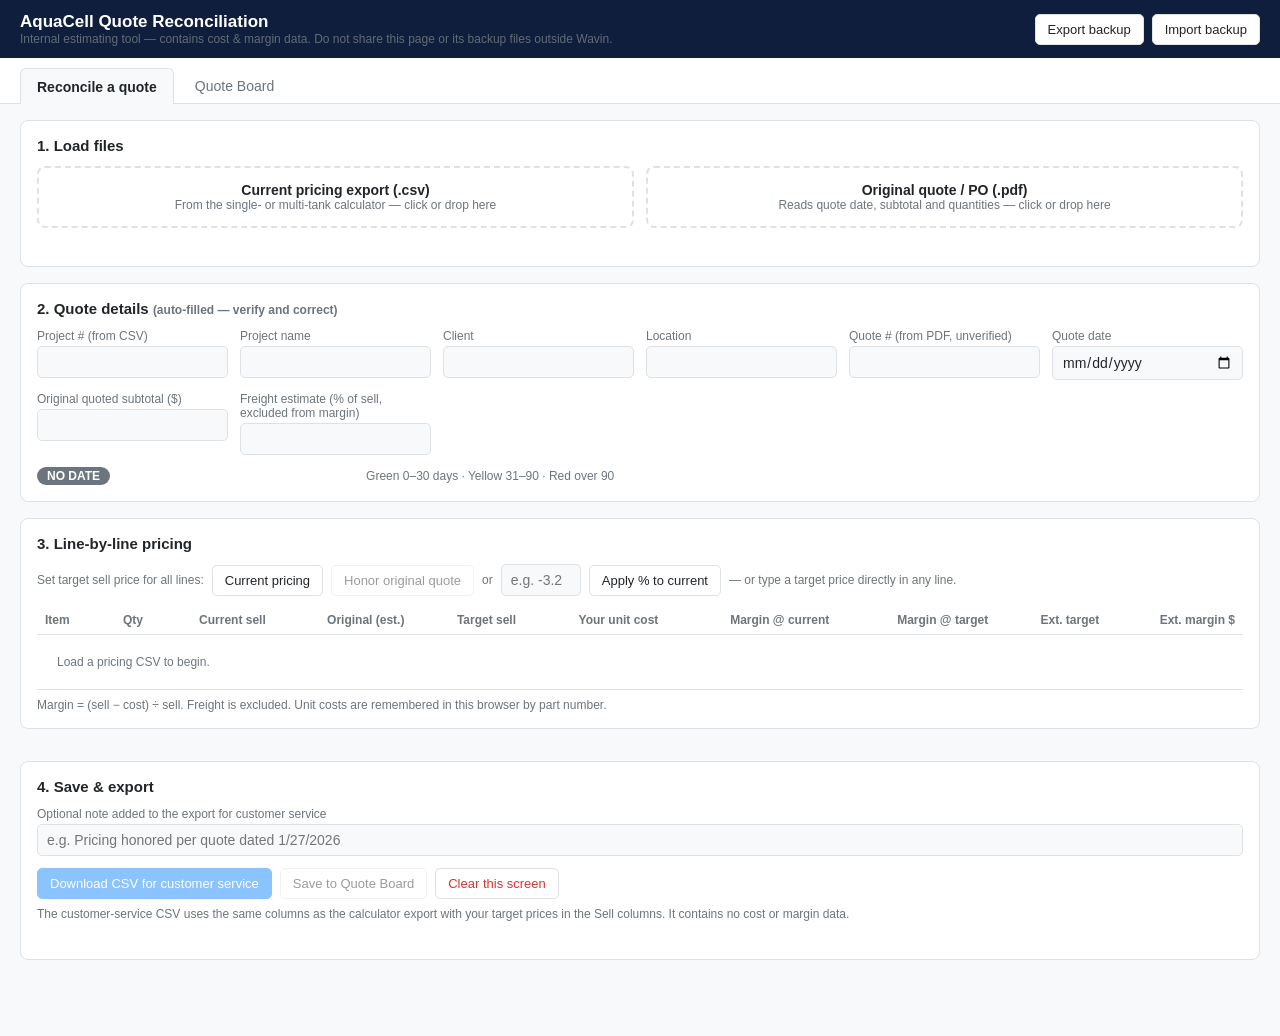
<file: standalone_tools/quote_reconciliation.html>
<!DOCTYPE html>
<html lang="en">
<head>
<meta charset="UTF-8">
<meta name="viewport" content="width=device-width, initial-scale=1">
<title>AquaCell Quote Reconciliation</title>
<style>
:root{
  --bg:#f8f9fa; --card:#ffffff; --text:#212529; --muted:#6c757d; --accent:#007bff;
  --border:#dee2e6; --hl:#e7f3ff; --g:#2e9e5b; --y:#e0a800; --r:#d6362f;
  --warn-bg:#fff6dc; --warn-bd:#e8c766; --bad-bg:#fde8e7; --bad-bd:#e69a96; --info-bg:#eaf2fb; --info-bd:#a9c8ec;
  --navy:#0f1e3c;
}
@media (prefers-color-scheme: dark){
  :root{
    --bg:#0f172a; --card:#1e2937; --text:#e2e8f0; --muted:#94a3b8; --accent:#60a5fa;
    --border:#334155; --hl:#1e3a8a; --g:#3ec47c; --y:#f0bc2a; --r:#f0625b;
    --warn-bg:#3a3014; --warn-bd:#7a6420; --bad-bg:#43201f; --bad-bd:#8a3a37; --info-bg:#172a46; --info-bd:#2f5385;
  }
}
*{box-sizing:border-box}
body{margin:0;font-family:Arial,Helvetica,sans-serif;background:var(--bg);color:var(--text);font-size:14px}
.topbar{background:var(--navy);color:#fff;padding:12px 20px;display:flex;flex-wrap:wrap;gap:12px;align-items:center;justify-content:space-between}
.topbar h1{font-size:17px;margin:0;font-weight:600}
.topbar .sub{font-size:12px;opacity:.9}
.tabs{display:flex;gap:4px;padding:10px 20px 0;border-bottom:1px solid var(--border);background:var(--card);flex-wrap:wrap}
.tab{border:1px solid transparent;border-bottom:none;background:none;color:var(--muted);padding:9px 16px;cursor:pointer;font-size:14px;border-radius:6px 6px 0 0}
.tab[aria-selected="true"]{background:var(--bg);color:var(--text);border-color:var(--border);font-weight:600;margin-bottom:-1px}
main{max-width:1280px;margin:0 auto;padding:16px 20px 60px}
.card{background:var(--card);border:1px solid var(--border);border-radius:8px;padding:16px;margin-bottom:16px}
.card h2{font-size:15px;margin:0 0 12px}
.grid{display:grid;gap:12px}
.g2{grid-template-columns:repeat(auto-fit,minmax(300px,1fr))}
.g4{grid-template-columns:repeat(auto-fit,minmax(190px,1fr))}
label.f{display:block;font-size:12px;color:var(--muted);margin-bottom:3px}
input[type=text],input[type=date],select,textarea{width:100%;padding:7px 9px;border:1px solid var(--border);border-radius:5px;background:var(--bg);color:var(--text);font-size:14px;font-family:inherit}
input.in{text-align:right;width:92px;padding:5px 7px}
input.est{font-style:italic;border-style:dashed}
input.bad{border-color:var(--r)}
button,.btn{font-family:inherit;font-size:13px;border:1px solid var(--border);background:var(--card);color:var(--text);padding:7px 12px;border-radius:5px;cursor:pointer}
button:hover,.btn:hover{border-color:var(--accent)}
button.primary{background:var(--accent);border-color:var(--accent);color:#fff}
button.danger{color:var(--r)}
button:disabled{opacity:.45;cursor:not-allowed}
button.on{background:var(--hl);border-color:var(--accent);font-weight:600}
.drop{border:2px dashed var(--border);border-radius:8px;padding:14px;text-align:center;cursor:pointer;display:block}
.drop.over{border-color:var(--accent);background:var(--hl)}
.drop input{display:none}
.drop .t{font-weight:600}
.status{font-size:12px;margin-top:6px;color:var(--muted);min-height:16px}
.status.ok{color:var(--g)} .status.err{color:var(--r)}
.note{border:1px solid;border-radius:6px;padding:8px 11px;margin:0 0 8px;font-size:13px}
.note.warn{background:var(--warn-bg);border-color:var(--warn-bd)}
.note.bad{background:var(--bad-bg);border-color:var(--bad-bd)}
.note.info{background:var(--info-bg);border-color:var(--info-bd)}
.tablewrap{overflow-x:auto}
table{border-collapse:collapse;width:100%}
th,td{padding:7px 8px;border-bottom:1px solid var(--border);vertical-align:top}
th{font-size:12px;color:var(--muted);text-align:right;white-space:nowrap}
th.l,td.l,td.item{text-align:left}
td.num{text-align:right;white-space:nowrap;font-variant-numeric:tabular-nums}
tfoot td{font-weight:700;border-top:2px solid var(--border);border-bottom:none}
.part{font-weight:600}
.desc{font-size:12px;color:var(--muted)}
.tag{font-size:11px;background:var(--hl);border-radius:3px;padding:1px 5px;margin-left:4px;font-weight:400}
.flag{font-size:11px;color:var(--r);display:block}
.sub{font-size:11px;color:var(--muted)}
.cards{display:grid;gap:12px;grid-template-columns:repeat(auto-fit,minmax(230px,1fr))}
.stat{border:1px solid var(--border);border-radius:8px;padding:12px;background:var(--card)}
.stat .k{font-size:12px;color:var(--muted)}
.stat .v{font-size:22px;font-weight:700;margin:2px 0}
.stat .d{font-size:12px;color:var(--muted)}
.pos{color:var(--g)} .neg{color:var(--r)}
.pill{display:inline-block;border-radius:12px;padding:2px 10px;font-size:12px;font-weight:700;color:#fff;white-space:nowrap}
.pill.green{background:var(--g)} .pill.yellow{background:var(--y);color:#222} .pill.red{background:var(--r)} .pill.none{background:var(--muted)}
.meter{position:relative;height:10px;border-radius:5px;min-width:110px;background:linear-gradient(90deg,var(--g) 0 25%,var(--y) 25% 75%,var(--r) 75% 100%)}
.meter .mk{position:absolute;top:-3px;width:4px;height:16px;background:var(--text);border-radius:2px;transform:translateX(-50%)}
.row{display:flex;gap:8px;flex-wrap:wrap;align-items:center}
.spacer{flex:1}
.dim{opacity:.55}
.hidden{display:none}
.small{font-size:12px;color:var(--muted)}
@media print{.topbar,.tabs,.noprint{display:none}}
</style>
</head>
<body>

<div class="topbar">
  <div>
    <h1>AquaCell Quote Reconciliation</h1>
    <div class="sub">Internal estimating tool &mdash; contains cost &amp; margin data. Do not share this page or its backup files outside Wavin.</div>
  </div>
  <div class="row noprint">
    <button id="btnBackup">Export backup</button>
    <label class="btn" for="fileBackup">Import backup</label>
    <input type="file" id="fileBackup" accept=".json,application/json" class="hidden">
  </div>
</div>

<div class="tabs noprint" role="tablist">
  <button class="tab" role="tab" id="tabRecon" aria-selected="true">Reconcile a quote</button>
  <button class="tab" role="tab" id="tabBoard" aria-selected="false">Quote Board <span id="boardBadge"></span></button>
</div>

<main>
<div id="storageBanner"></div>

<!-- ============================ RECONCILE ============================ -->
<section id="paneRecon">

  <div class="card">
    <h2>1. Load files</h2>
    <div class="grid g2">
      <div>
        <label class="drop" id="dropCsv">
          <input type="file" id="fileCsv" accept=".csv,text/csv">
          <div class="t">Current pricing export (.csv)</div>
          <div class="small">From the single- or multi-tank calculator &mdash; click or drop here</div>
        </label>
        <div class="status" id="stCsv"></div>
      </div>
      <div>
        <label class="drop" id="dropPdf">
          <input type="file" id="filePdf" accept=".pdf,application/pdf">
          <div class="t">Original quote / PO (.pdf)</div>
          <div class="small">Reads quote date, subtotal and quantities &mdash; click or drop here</div>
        </label>
        <div class="status" id="stPdf"></div>
      </div>
    </div>
  </div>

  <div class="card">
    <h2>2. Quote details <span class="small">(auto-filled &mdash; verify and correct)</span></h2>
    <div class="grid g4">
      <div><label class="f" for="fProjNum">Project # (from CSV)</label><input type="text" id="fProjNum"></div>
      <div><label class="f" for="fProjName">Project name</label><input type="text" id="fProjName"></div>
      <div><label class="f" for="fClient">Client</label><input type="text" id="fClient"></div>
      <div><label class="f" for="fLoc">Location</label><input type="text" id="fLoc"></div>
      <div><label class="f" for="fQuoteNum">Quote # (from PDF, unverified)</label><input type="text" id="fQuoteNum"></div>
      <div><label class="f" for="fQuoteDate">Quote date</label><input type="date" id="fQuoteDate"></div>
      <div><label class="f" for="fOrigTotal">Original quoted subtotal ($)</label><input type="text" id="fOrigTotal" inputmode="decimal"></div>
      <div><label class="f" for="fFreight">Freight estimate (% of sell, excluded from margin)</label><input type="text" id="fFreight" inputmode="decimal"></div>
    </div>
    <div class="row" style="margin-top:12px">
      <span id="ageNow"></span>
      <div id="ageMeter" style="width:240px"></div>
      <span class="small">Green 0&ndash;30 days &middot; Yellow 31&ndash;90 &middot; Red over 90</span>
    </div>
  </div>

  <div id="warnings"></div>

  <div class="card">
    <h2>3. Line-by-line pricing</h2>
    <div class="row noprint" style="margin-bottom:10px">
      <span class="small">Set target sell price for all lines:</span>
      <button id="modeCurrent">Current pricing</button>
      <button id="modeOriginal">Honor original quote</button>
      <span class="small">or</span>
      <input type="text" id="pctVal" inputmode="decimal" placeholder="e.g. -3.2" style="width:80px">
      <button id="modePct">Apply % to current</button>
      <span class="small">&mdash; or type a target price directly in any line.</span>
    </div>
    <div class="tablewrap">
      <table>
        <thead><tr>
          <th class="l">Item</th><th>Qty</th><th>Current sell</th>
          <th title="The quote PDF shows only a subtotal, so original line prices are estimated unless you enter them">Original (est.)</th>
          <th>Target sell</th><th>Your unit cost</th>
          <th>Margin @ current</th><th>Margin @ target</th><th>Ext. target</th><th>Ext. margin $</th>
        </tr></thead>
        <tbody id="lines"><tr><td colspan="10" class="small" style="padding:20px">Load a pricing CSV to begin.</td></tr></tbody>
        <tfoot id="foot"></tfoot>
      </table>
    </div>
    <div class="small" style="margin-top:8px">Margin = (sell &minus; cost) &divide; sell. Freight is excluded. Unit costs are remembered in this browser by part number.</div>
  </div>

  <div class="cards" id="summary"></div>

  <div class="card" style="margin-top:16px">
    <h2>4. Save &amp; export</h2>
    <div class="grid g2">
      <div>
        <label class="f" for="fNote">Optional note added to the export for customer service</label>
        <input type="text" id="fNote" placeholder="e.g. Pricing honored per quote dated 1/27/2026">
      </div>
    </div>
    <div class="row" style="margin-top:12px">
      <button class="primary" id="btnExport" disabled>Download CSV for customer service</button>
      <button id="btnSave" disabled>Save to Quote Board</button>
      <button id="btnReset" class="danger">Clear this screen</button>
    </div>
    <div class="small" style="margin-top:8px">The customer-service CSV uses the same columns as the calculator export with your target prices in the Sell columns. It contains no cost or margin data.</div>
    <div class="status" id="stSave"></div>
  </div>
</section>

<!-- ============================ BOARD ============================ -->
<section id="paneBoard" class="hidden">
  <div class="cards" id="boardStats" style="margin-bottom:16px"></div>
  <div class="card">
    <div class="row" style="margin-bottom:10px">
      <h2 style="margin:0">Quote Board</h2>
      <span class="spacer"></span>
      <label class="small" for="boardFilter">Show</label>
      <select id="boardFilter" style="width:auto">
        <option value="open">Open quotes</option>
        <option value="all">All</option>
      </select>
    </div>
    <div class="small" id="plInfo" style="margin-bottom:8px"></div>
    <div class="tablewrap">
      <table>
        <thead><tr>
          <th class="l">Age</th><th class="l">Project</th><th>Quote date</th><th>Quoted subtotal</th>
          <th title="Change in floor-priced extended value since the prices were saved, using the most recently loaded CSV">Floor price change</th>
          <th class="l">Status</th><th></th>
        </tr></thead>
        <tbody id="boardBody"></tbody>
      </table>
    </div>
    <div class="small" style="margin-top:10px">Data lives only in this browser on this computer. Use <b>Export backup</b> regularly. Clearing browser data erases it.</div>
  </div>
</section>
</main>

<script>
/* ───────────────────────── helpers ───────────────────────── */
const $ = id => document.getElementById(id);
const esc = s => String(s == null ? '' : s).replace(/[&<>"']/g, c => ({'&':'&amp;','<':'&lt;','>':'&gt;','"':'&quot;',"'":'&#39;'}[c]));
// 0 is a valid value everywhere: blank -> null, never coerced with ||
function num(v){
  if (v == null) return null;
  const s = String(v).replace(/[$,\s]/g, '');
  if (s === '') return null;
  const n = Number(s);
  return Number.isFinite(n) ? n : null;
}
const r2 = x => Math.round((x + Number.EPSILON) * 100) / 100;
const fmt$ = x => x == null ? '—' : (x < 0 ? '-' : '') + '$' + Math.abs(x).toLocaleString('en-US', {minimumFractionDigits:2, maximumFractionDigits:2});
const fmtPct = x => x == null ? '—' : (x * 100).toFixed(1) + '%';
const fmtInt = x => x == null ? '—' : Number(x).toLocaleString('en-US');
const inputVal = x => x == null ? '' : r2(x).toFixed(2);
const mdy = d => ('0'+(d.getMonth()+1)).slice(-2) + ('0'+d.getDate()).slice(-2) + d.getFullYear();
const slash = d => ('0'+(d.getMonth()+1)).slice(-2) + '/' + ('0'+d.getDate()).slice(-2) + '/' + d.getFullYear();
const safeName = s => String(s || '').trim().replace(/[^A-Za-z0-9._-]+/g, '_').replace(/^_+|_+$/g, '');

function mdyToISO(s){
  const m = /^(\d{1,2})\/(\d{1,2})\/(\d{4})$/.exec(String(s || '').trim());
  if (!m) return '';
  return m[3] + '-' + ('0'+m[1]).slice(-2) + '-' + ('0'+m[2]).slice(-2);
}
function isoToSlash(iso){
  const m = /^(\d{4})-(\d{2})-(\d{2})$/.exec(iso || '');
  return m ? (+m[2]) + '/' + (+m[3]) + '/' + m[1] : '';
}
// Whole calendar days between an ISO date and today (UTC math, so DST never shifts the count)
function daysSince(iso){
  const m = /^(\d{4})-(\d{2})-(\d{2})$/.exec(iso || '');
  if (!m) return null;
  const t = new Date();
  const a = Date.UTC(+m[1], +m[2]-1, +m[3]);
  const b = Date.UTC(t.getFullYear(), t.getMonth(), t.getDate());
  return Math.floor((b - a) / 86400000);
}
function bucket(days){
  if (days == null) return 'none';
  if (days <= 30) return 'green';
  if (days <= 90) return 'yellow';
  return 'red';
}
function pillHTML(days){
  const b = bucket(days);
  if (b === 'none') return '<span class="pill none">NO DATE</span>';
  return '<span class="pill ' + b + '">' + days + ' DAYS &middot; ' + b.toUpperCase() + '</span>';
}
function meterHTML(days){
  if (days == null) return '';
  const pos = Math.max(0, Math.min(days, 120)) / 120 * 100;
  return '<div class="meter" title="' + days + ' days"><span class="mk" style="left:' + pos + '%"></span></div>';
}
function download(blob, filename){
  const a = document.createElement('a');
  a.href = URL.createObjectURL(blob);
  a.download = filename;               // filename is set client-side
  document.body.appendChild(a); a.click(); a.remove();
  setTimeout(() => URL.revokeObjectURL(a.href), 2000);
}

/* ───────────────────────── storage (browser only) ───────────────────────── */
const K_COSTS = 'qr_costs_v1', K_PROJ = 'qr_projects_v1', K_PL = 'qr_pricelist_v1', K_BK = 'qr_lastbackup_v1';
const store = {
  ok: true, mem: {}, failed: {},
  get(k, def){
    if (this.failed[k]) return (k in this.mem) ? this.mem[k] : def;   // a write failed: the in-memory copy is newer
    try { const v = localStorage.getItem(k); return v == null ? def : JSON.parse(v); }
    catch(e){ this.ok = false; return (k in this.mem) ? this.mem[k] : def; }
  },
  set(k, v){
    this.mem[k] = v;
    try { localStorage.setItem(k, JSON.stringify(v)); delete this.failed[k]; }
    catch(e){ this.ok = false; this.failed[k] = true; }
  }
};
try { localStorage.setItem('qr_probe', '1'); localStorage.removeItem('qr_probe'); } catch(e){ store.ok = false; }

/* ───────────────────────── state ───────────────────────── */
const S = emptyState();
function emptyState(){
  return {
    meta: {projectName:'', projectNum:'', client:'', location:'', siteAddress:null, estimator:'', email:'', generated:''},
    quote: {num:'', dateISO:'', total:null},
    freightPct: null, mode: 'current', note: '',
    lines: [],            // {ln, part, desc, qty, floor, sell, contingency, key, orig, origEdited, target, cost}
    csvName: '', csvTotalSell: null, pdf: null
  };
}
function resetState(){ Object.assign(S, emptyState()); }

/* ───────────────────────── CSV parsing ───────────────────────── */
function parseCSV(text){
  const rows = []; let row = [], f = '', q = false;
  text = text.replace(/^﻿/, '');
  for (let i = 0; i < text.length; i++){
    const c = text[i];
    if (q){
      if (c === '"'){ if (text[i+1] === '"'){ f += '"'; i++; } else q = false; }
      else f += c;
    } else if (c === '"') q = true;
    else if (c === ',') { row.push(f); f = ''; }
    else if (c === '\n' || c === '\r'){
      if (c === '\r' && text[i+1] === '\n') i++;
      row.push(f); f = ''; rows.push(row); row = [];
    } else f += c;
  }
  if (f !== '' || row.length){ row.push(f); rows.push(row); }
  return rows;
}
function moneyCell(s){ return num(s); }

function parsePriceCsv(text){
  const rows = parseCSV(text);
  const meta = {}; let hi = -1;
  for (let i = 0; i < rows.length; i++){
    const r = rows[i];
    if (r[0] && r[0].trim() === 'Line' && r[1] && r[1].trim() === 'Part #'){ hi = i; break; }
    if (r[0] && r.length > 1) meta[r[0].trim()] = (r[1] || '').trim();
  }
  if (hi < 0) throw new Error('This does not look like an AquaCell price export (header row "Line, Part #, …" not found).');
  const H = rows[hi].map(s => s.trim());
  const ix = n => H.indexOf(n);
  const need = ['Part #','Description','Qty','Floor Unit Price','Sell Unit Price'];
  for (const n of need) if (ix(n) < 0) throw new Error('CSV is missing the "' + n + '" column.');
  const lines = []; let freightPct = null, totalSell = null;
  for (let i = hi + 1; i < rows.length; i++){
    const r = rows[i];
    for (const c of r){
      const m = /ESTIMATED FREIGHT \(([\d.]+)%\)/i.exec(c || '');
      if (m) freightPct = Number(m[1]);
      if (/TOTAL SELL PRICE/i.test(c || '')) totalSell = moneyCell(r[ix('Extended Sell')]);
    }
    const part = (r[ix('Part #')] || '').trim();
    if (!part) continue;
    const qty = num(r[ix('Qty')]), floor = moneyCell(r[ix('Floor Unit Price')]), sell = moneyCell(r[ix('Sell Unit Price')]);
    if (qty == null || floor == null || sell == null) throw new Error('Could not read numbers on CSV line "' + (r[0] || part) + '".');
    const desc = (r[ix('Description')] || '').trim();
    lines.push({ln: (r[ix('Line')] || '').trim(), part, desc, qty, floor, sell});
  }
  if (!lines.length) throw new Error('No component lines found in the CSV.');
  return {meta, lines, freightPct, totalSell};
}
const lineKey = (part, desc) => part + (/contingency/i.test(desc || '') ? '|C' : '');

function applyCSV(p, fileName){
  const pn = p.meta['Project #'] || '';
  const first = S.lines.length === 0;      // nothing loaded yet: keep any PDF / quote details already read
  const keep = first || (S.meta.projectNum && S.meta.projectNum === pn);
  const old = {};
  if (keep) S.lines.forEach(l => old[l.key] = l);
  const keepQuote = keep ? S.quote : {num:'', dateISO:'', total:null};
  const keepPdf = keep ? S.pdf : null;
  const keepMode = keep ? S.mode : 'current';
  const keepFreight = keep ? S.freightPct : null;
  const keepNote = keep ? S.note : '';
  resetState();
  S.quote = keepQuote; S.pdf = keepPdf; S.mode = keepMode; S.note = keepNote;
  S.meta = {
    projectName: p.meta['Project Name'] || '', projectNum: pn, client: p.meta['Client'] || '',
    location: p.meta['Location'] || '', siteAddress: (p.meta['Site Address'] !== undefined ? p.meta['Site Address'] : null),
    estimator: p.meta['Estimator'] || '', email: p.meta['Email'] || '',
    generated: p.meta['Generated'] || ''
  };
  S.freightPct = keepFreight != null ? keepFreight : (p.freightPct != null ? p.freightPct : 10);
  S.csvName = fileName; S.csvTotalSell = p.totalSell;
  const costs = store.get(K_COSTS, {});
  S.lines = p.lines.map(l => {
    const key = lineKey(l.part, l.desc), o = old[key];
    return Object.assign({}, l, {
      key, contingency: /contingency/i.test(l.desc),
      orig: o ? o.orig : null, origEdited: o ? o.origEdited : false,
      target: o ? o.target : l.sell,
      cost: (costs[l.part] != null) ? costs[l.part] : null
    });
  });
  // remember latest floor price list (used by the Quote Board)
  const floors = {}; p.lines.forEach(l => floors[l.part] = l.floor);
  store.set(K_PL, {loadedAt: Date.now(), csvGenerated: S.meta.generated, floors});
  reallocateOrig();
  if (S.mode === 'current') S.lines.forEach(l => l.target = l.sell);
  else if (S.mode === 'original') applyMode('original', true);
}

/* ───────────────────────── PDF parsing ───────────────────────── */
const PDFJS_VER = '3.11.174';
let pdfJsPromise = null;
function loadPdfJs(){
  if (window.pdfjsLib) return Promise.resolve(window.pdfjsLib);
  if (pdfJsPromise) return pdfJsPromise;
  pdfJsPromise = new Promise((resolve, reject) => {
    const s = document.createElement('script');
    s.src = 'https://cdnjs.cloudflare.com/ajax/libs/pdf.js/' + PDFJS_VER + '/pdf.min.js';
    s.onload = () => {
      try { window.pdfjsLib.GlobalWorkerOptions.workerSrc = 'https://cdnjs.cloudflare.com/ajax/libs/pdf.js/' + PDFJS_VER + '/pdf.worker.min.js'; } catch(e){}
      resolve(window.pdfjsLib);
    };
    s.onerror = () => { pdfJsPromise = null; reject(new Error('Could not load the PDF reader (network blocked?). Enter the quote date and subtotal manually.')); };
    document.head.appendChild(s);
  });
  return pdfJsPromise;
}
async function pdfRows(file){
  const lib = await loadPdfJs();
  const buf = new Uint8Array(await file.arrayBuffer());
  const doc = await lib.getDocument({data: buf}).promise;
  const rows = [];
  for (let p = 1; p <= doc.numPages; p++){
    const tc = await (await doc.getPage(p)).getTextContent();
    const items = tc.items.filter(i => i.str && i.str.trim()).map(i => ({s: i.str, x: i.transform[4], y: i.transform[5]}));
    items.sort((a, b) => b.y - a.y || a.x - b.x);
    let cur = null;
    for (const it of items){
      if (cur && Math.abs(it.y - cur.y) <= 3) cur.items.push(it);
      else { cur = {y: it.y, items: [it]}; rows.push(cur); }
    }
  }
  return rows.map(r => r.items.sort((a, b) => a.x - b.x).map(i => i.s.trim()).join(' ').replace(/\s+/g, ' ').trim());
}
function parseQuoteRows(rows){
  const text = rows.join('\n');
  const out = {date: '', total: null, num: '', lines: [], textLen: text.length};
  const d = /\bDATE\s+(\d{1,2}\/\d{1,2}\/\d{4})/.exec(text);          // "Plans Dated:" does not match
  if (d) out.date = mdyToISO(d[1]);
  const t = /SUB-TOTAL\s+\$\s*([\d,]+\.\d{2})/.exec(text);             // first SUB-TOTAL = component table
  if (t) out.total = num(t[1]);
  const n = /\b(\d{4}-\d{2})\b/.exec(text);
  if (n) out.num = n[1];
  for (const r of rows){
    const m = /^(\d+)\s+(\d{6,10})\s+(.*?)\s*(\d[\d,]*)\s+EACH\b/.exec(r);
    if (!m) continue;
    const desc = m[3];
    out.lines.push({ln: m[1], part: m[2], desc, qty: num(m[4]), key: lineKey(m[2], desc)});
  }
  return out;
}
function applyPdf(res, fileName){
  S.pdf = {name: fileName, lines: res.lines, date: res.date, total: res.total, num: res.num};
  if (res.date) S.quote.dateISO = res.date;
  if (res.total != null) S.quote.total = res.total;
  if (res.num) S.quote.num = res.num;
  reallocateOrig();
  if (S.mode === 'original') applyMode('original', true);
}

/* ───────────────────────── calculations ───────────────────────── */
// The quote PDF only prints a subtotal. Original line prices are estimated by scaling current sell
// prices so the lines add up to the quoted subtotal; any line the user types in is held fixed.
function reallocateOrig(){
  const L = S.lines, tot = S.quote.total;
  if (!L.length) return;
  if (tot == null){ L.forEach(l => { if (!l.origEdited) l.orig = null; }); return; }
  let editedSum = 0, uneditedCur = 0;
  L.forEach(l => { if (l.origEdited && l.orig != null) editedSum += l.qty * l.orig; else uneditedCur += l.qty * l.sell; });
  const remaining = tot - editedSum;
  L.forEach(l => {
    if (l.origEdited && l.orig != null) return;
    l.origEdited = false;
    l.orig = (uneditedCur > 0) ? r2(l.sell * remaining / uneditedCur) : null;
  });
}
function applyMode(mode, quiet){
  S.mode = mode;
  S.lines.forEach(l => {
    if (mode === 'current') l.target = l.sell;
    else if (mode === 'original' && l.orig != null) l.target = l.orig;
  });
  if (!quiet){ renderTable(); recalc(); }
}
const margin = (sell, cost) => (sell == null || cost == null || sell <= 0) ? null : (sell - cost) / sell;

function calc(){
  const c = {cur:0, orig:0, tgt:0, cost:0, floor:0, missingCost:0, origKnown:true, below:[], blank:[]};
  S.lines.forEach(l => {
    const q = l.qty;
    c.cur += r2(q * l.sell); c.floor += r2(q * l.floor);
    if (l.orig == null) c.origKnown = false; else c.orig += r2(q * l.orig);
    c.tgt += r2(q * (l.target == null ? 0 : l.target));
    if (l.cost == null) c.missingCost++; else c.cost += r2(q * l.cost);
    if (q > 0 && l.target != null && l.target < l.floor - 0.0049) c.below.push(l);
    if (q > 0 && l.target == null) c.blank.push(l);
  });
  c.haveCost = S.lines.length > 0 && c.missingCost === 0;
  c.mCur = c.haveCost ? margin(c.cur, c.cost) : null;
  c.mTgt = c.haveCost ? margin(c.tgt, c.cost) : null;
  c.freight = r2(c.tgt * (S.freightPct == null ? 0 : S.freightPct) / 100);
  return c;
}

/* ───────────────────────── rendering: reconcile ───────────────────────── */
function renderTable(){
  const tb = $('lines');
  if (!S.lines.length){ tb.innerHTML = '<tr><td colspan="10" class="small" style="padding:20px">Load a pricing CSV to begin.</td></tr>'; $('foot').innerHTML = ''; return; }
  tb.innerHTML = S.lines.map((l, i) => (
    '<tr data-i="' + i + '">' +
    '<td class="item"><div class="part">' + esc(l.ln) + '. ' + esc(l.part) + (l.contingency ? '<span class="tag">contingency</span>' : '') + '</div>' +
      '<div class="desc">' + esc(l.desc) + '</div><span class="flag" id="fl' + i + '"></span></td>' +
    '<td class="num">' + fmtInt(l.qty) + '<div class="sub" id="qm' + i + '"></div></td>' +
    '<td class="num">' + fmt$(l.sell) + '<div class="sub">floor ' + fmt$(l.floor) + '</div></td>' +
    '<td class="num"><input class="in" data-f="orig" inputmode="decimal" aria-label="Original unit price"></td>' +
    '<td class="num"><input class="in" data-f="target" inputmode="decimal" aria-label="Target sell unit price"></td>' +
    '<td class="num"><input class="in" data-f="cost" inputmode="decimal" aria-label="Unit cost"></td>' +
    '<td class="num" id="mc' + i + '"></td><td class="num" id="mt' + i + '"></td>' +
    '<td class="num" id="et' + i + '"></td><td class="num" id="em' + i + '"></td></tr>'
  )).join('');
  $('foot').innerHTML = '<tr><td class="l">Totals</td><td></td><td class="num" id="tCur"></td><td class="num" id="tOrig"></td><td class="num" id="tTgt"></td><td class="num" id="tCost"></td><td class="num" id="tMc"></td><td class="num" id="tMt"></td><td class="num" id="tEt"></td><td class="num" id="tEm"></td></tr>';
}
function setVal(el, v){ if (el && document.activeElement !== el) el.value = v; }
function recalc(){
  if (!S.lines.length){
    $('summary').innerHTML = ''; $('warnings').innerHTML = ''; renderAge();
    $('btnExport').disabled = true; $('btnSave').disabled = true;
    ['modeCurrent','modeOriginal'].forEach(id => $(id).classList.remove('on'));
    $('modeOriginal').disabled = true;
    return;
  }
  const c = calc();
  const pdfQty = {};
  if (S.pdf) S.pdf.lines.forEach(p => pdfQty[p.key] = p.qty);
  S.lines.forEach((l, i) => {
    const row = document.querySelector('#lines tr[data-i="' + i + '"]'); if (!row) return;
    const o = row.querySelector('[data-f=orig]'), t = row.querySelector('[data-f=target]'), k = row.querySelector('[data-f=cost]');
    setVal(o, inputVal(l.orig)); o.classList.toggle('est', !l.origEdited);
    setVal(t, inputVal(l.target)); setVal(k, inputVal(l.cost));
    const q = l.qty, mC = margin(l.sell, l.cost), mT = margin(l.target, l.cost);
    $('mc' + i).textContent = fmtPct(mC);
    $('mt' + i).textContent = fmtPct(mT);
    $('et' + i).textContent = fmt$(l.target == null ? null : r2(q * l.target));
    $('em' + i).textContent = (l.cost == null || l.target == null) ? '—' : fmt$(r2(q * (l.target - l.cost)));
    const fl = [];
    if (l.target != null && l.target < l.floor - 0.0049 && q > 0) fl.push('Below current floor price');
    $('fl' + i).textContent = fl.join(' · ');
    let qm = '';
    if (S.pdf){
      const pq = pdfQty[l.key];
      if (pq == null) qm = 'not on PDF'; else if (pq !== q) qm = 'PDF qty ' + fmtInt(pq);
    }
    const qe = $('qm' + i); qe.textContent = qm; qe.className = 'sub' + (qm ? ' neg' : '');
  });
  $('tCur').textContent = fmt$(c.cur);
  $('tOrig').textContent = c.origKnown ? fmt$(c.orig) : '—';
  $('tTgt').textContent = fmt$(c.tgt);
  $('tCost').textContent = c.haveCost ? fmt$(c.cost) : '—';
  $('tMc').textContent = fmtPct(c.mCur); $('tMt').textContent = fmtPct(c.mTgt);
  $('tEt').textContent = fmt$(c.tgt);
  $('tEm').textContent = c.haveCost ? fmt$(r2(c.tgt - c.cost)) : '—';
  ['modeCurrent','modeOriginal'].forEach(id => $(id).classList.remove('on'));
  if (S.mode === 'current') $('modeCurrent').classList.add('on');
  if (S.mode === 'original') $('modeOriginal').classList.add('on');
  $('modeOriginal').disabled = !c.origKnown;
  renderSummary(c); renderWarnings(c); renderAge();
  $('btnExport').disabled = !S.lines.length || c.blank.length > 0;
  $('btnSave').disabled = !S.lines.length;
}
function renderSummary(c){
  if (!S.lines.length){ $('summary').innerHTML = ''; return; }
  const dCur = r2(c.tgt - c.cur), dCurPct = c.cur > 0 ? dCur / c.cur : null;
  const cls = x => x < -0.005 ? 'neg' : (x > 0.005 ? 'pos' : '');
  const cards = [];
  cards.push('<div class="stat"><div class="k">Target total (excl. freight)</div><div class="v">' + fmt$(c.tgt) + '</div>' +
    '<div class="d">vs current pricing ' + fmt$(c.cur) + ': <span class="' + cls(dCur) + '">' + fmt$(dCur) + (dCurPct == null ? '' : ' (' + (dCurPct*100).toFixed(1) + '%)') + '</span></div></div>');
  if (S.quote.total != null){
    const dQ = r2(c.tgt - S.quote.total);
    cards.push('<div class="stat"><div class="k">Original quoted subtotal</div><div class="v">' + fmt$(S.quote.total) + '</div>' +
      '<div class="d">Target vs original: <span class="' + cls(dQ) + '">' + fmt$(dQ) + '</span></div></div>');
  }
  if (c.haveCost){
    const mDollCur = r2(c.cur - c.cost), mDollTgt = r2(c.tgt - c.cost);
    const pts = (c.mTgt - c.mCur) * 100;
    cards.push('<div class="stat"><div class="k">Margin at target</div><div class="v">' + fmtPct(c.mTgt) + '</div>' +
      '<div class="d">' + fmt$(mDollTgt) + ' &middot; current pricing: ' + fmtPct(c.mCur) + ' (' + fmt$(mDollCur) + ')</div></div>');
    cards.push('<div class="stat"><div class="k">Margin impact vs current pricing</div><div class="v ' + cls(pts) + '">' + (pts >= 0 ? '+' : '') + pts.toFixed(1) + ' pts</div>' +
      '<div class="d"><span class="' + cls(mDollTgt - mDollCur) + '">' + fmt$(r2(mDollTgt - mDollCur)) + '</span> margin dollars</div></div>');
  } else {
    cards.push('<div class="stat"><div class="k">Margin</div><div class="v">—</div><div class="d">Enter a unit cost on every line (' + c.missingCost + ' missing).</div></div>');
  }
  cards.push('<div class="stat"><div class="k">Estimated freight (' + (S.freightPct == null ? 0 : S.freightPct) + '%)</div><div class="v">' + fmt$(c.freight) + '</div>' +
    '<div class="d">Total with freight ' + fmt$(r2(c.tgt + c.freight)) + ' &middot; not in margin</div></div>');
  $('summary').innerHTML = cards.join('');
}
function renderWarnings(c){
  const w = [];
  const add = (cls, html) => w.push('<div class="note ' + cls + '">' + html + '</div>');
  if (!S.lines.length){ $('warnings').innerHTML = ''; return; }
  if (S.meta.generated){
    const g = /^(\d{1,2})\/(\d{1,2})\/(\d{4})$/.exec(S.meta.generated);
    if (g){
      const iso = g[3] + '-' + ('0'+g[1]).slice(-2) + '-' + ('0'+g[2]).slice(-2);
      const age = daysSince(iso);
      if (age != null && age > 0) add('info', 'The CSV was generated ' + esc(S.meta.generated) + ' (' + age + ' day' + (age === 1 ? '' : 's') + ' ago). Confirm it reflects today\'s pricing.');
    }
  }
  if (S.quote.total == null) add('info', 'Original quoted subtotal is not set. Enter it above to enable "Honor original quote".');
  else if (S.lines.some(l => !l.origEdited))
    add('info', 'The quote PDF shows only a subtotal, not line prices. Original line prices are <b>estimated</b> by scaling current prices to the quoted subtotal (dashed boxes). Type a price into any Original box to override it.');
  if (c.origKnown && S.quote.total != null && Math.abs(c.orig - S.quote.total) > 0.05)
    add('warn', 'Estimated original line prices add to ' + fmt$(c.orig) + ' vs quoted subtotal ' + fmt$(S.quote.total) + ' (rounding to whole cents).');
  if (S.pdf){
    const csvKeys = {}; S.lines.forEach(l => csvKeys[l.key] = l);
    const bad = [];
    S.pdf.lines.forEach(p => {
      const l = csvKeys[p.key];
      if (!l && p.qty > 0) bad.push(esc(p.part) + (p.key.endsWith('|C') ? ' contingency' : '') + ' (PDF qty ' + fmtInt(p.qty) + ', not in CSV)');
      else if (l && l.qty !== p.qty) bad.push(esc(p.part) + (l.contingency ? ' contingency' : '') + ' (CSV ' + fmtInt(l.qty) + ' vs PDF ' + fmtInt(p.qty) + ')');
    });
    S.lines.forEach(l => { if (l.qty > 0 && !S.pdf.lines.some(p => p.key === l.key)) bad.push(esc(l.part) + (l.contingency ? ' contingency' : '') + ' (in CSV, not found on PDF)'); });
    if (bad.length) add('bad', '<b>Quantities differ between the CSV and the PDF:</b> ' + bad.join('; ') + '. Scaled original prices assume the same quantities.');
    if (!S.pdf.lines.length) add('warn', 'No component lines could be read from the PDF. It may be scanned or laid out differently. Check the fields above manually.');
    if (S.pdf.num && S.meta.projectNum && S.pdf.num !== S.meta.projectNum)
      add('warn', 'PDF shows number ' + esc(S.pdf.num) + ' but the CSV Project # is ' + esc(S.meta.projectNum) + '. Confirm these are the same job.');
  }
  if (c.blank.length) add('bad', '<b>Target sell price is blank on:</b> ' + c.blank.map(l => esc(l.part) + (l.contingency ? ' (contingency)' : '')).join(', ') + '. Export is disabled until every line has a price (type 0 if a free line is intended).');
  if (c.below.length) add('warn', 'Target is below the current floor price on: ' + c.below.map(l => esc(l.part) + (l.contingency ? ' (contingency)' : '')).join(', ') + '.');
  $('warnings').innerHTML = w.join('');
}
function renderAge(){
  const d = daysSince(S.quote.dateISO);
  $('ageNow').innerHTML = pillHTML(d);
  $('ageMeter').innerHTML = meterHTML(d);
}
function syncFields(){
  $('fProjNum').value = S.meta.projectNum; $('fProjName').value = S.meta.projectName;
  $('fClient').value = S.meta.client; $('fLoc').value = S.meta.location;
  $('fQuoteNum').value = S.quote.num; $('fQuoteDate').value = S.quote.dateISO;
  $('fOrigTotal').value = inputVal(S.quote.total);
  $('fFreight').value = S.freightPct == null ? '' : String(S.freightPct);
  $('fNote').value = S.note || '';
}
function renderAll(){ syncFields(); renderTable(); recalc(); }

/* ───────────────────────── events: reconcile ───────────────────────── */
function setStatus(id, msg, cls){ const e = $(id); e.textContent = msg; e.className = 'status' + (cls ? ' ' + cls : ''); }

async function handleCsv(file){
  if (!file) return;
  try {
    const p = parsePriceCsv(await file.text());
    applyCSV(p, file.name);
    renderAll(); renderBoard();
    const diff = (p.totalSell != null) ? Math.abs(p.totalSell - S.lines.reduce((a, l) => a + r2(l.qty * l.sell), 0)) : 0;
    setStatus('stCsv', 'Loaded ' + file.name + ' — ' + S.lines.length + ' lines' + (diff > 0.02 ? ' (WARNING: line sum differs from file total by ' + fmt$(diff) + ')' : ''), diff > 0.02 ? 'err' : 'ok');
  } catch(e){ setStatus('stCsv', e.message, 'err'); }
}
async function handlePdf(file){
  if (!file) return;
  setStatus('stPdf', 'Reading PDF…');
  try {
    const res = parseQuoteRows(await pdfRows(file));
    if (!res.textLen){ setStatus('stPdf', 'No text found — this PDF may be a scan. Enter the quote date and subtotal manually.', 'err'); return; }
    applyPdf(res, file.name);
    renderAll();
    const got = [res.date ? 'date ' + isoToSlash(res.date) : 'date NOT found', res.total != null ? 'subtotal ' + fmt$(res.total) : 'subtotal NOT found', res.lines.length + ' lines'];
    setStatus('stPdf', 'Read ' + file.name + ' — ' + got.join(', ') + '. Verify below.', (res.date && res.total != null) ? 'ok' : 'err');
  } catch(e){ setStatus('stPdf', e.message || String(e), 'err'); }
}
function wireDrop(dropId, inputId, handler){
  const d = $(dropId), i = $(inputId);
  i.addEventListener('change', () => { handler(i.files[0]); i.value = ''; });
  ['dragover','dragenter'].forEach(ev => d.addEventListener(ev, e => { e.preventDefault(); d.classList.add('over'); }));
  ['dragleave','drop'].forEach(ev => d.addEventListener(ev, e => { e.preventDefault(); d.classList.remove('over'); }));
  d.addEventListener('drop', e => handler(e.dataTransfer.files[0]));
}
wireDrop('dropCsv', 'fileCsv', handleCsv);
wireDrop('dropPdf', 'filePdf', handlePdf);

$('lines').addEventListener('input', e => {
  const el = e.target, f = el.dataset.f; if (!f) return;
  const l = S.lines[+el.closest('tr').dataset.i];
  const raw = el.value.trim(), v = num(raw);
  const invalid = raw !== '' && (v == null || v < 0);
  el.classList.toggle('bad', invalid);
  if (invalid) return;
  if (f === 'target'){ l.target = v == null ? null : r2(v); S.mode = 'custom'; }   // unit prices are held to whole cents
  else if (f === 'cost'){
    l.cost = v;
    const costs = store.get(K_COSTS, {});
    if (v == null) delete costs[l.part]; else costs[l.part] = v;
    S.lines.forEach(x => { if (x.part === l.part) x.cost = v; });   // same part (e.g. contingency) shares one cost
    store.set(K_COSTS, costs);
  } else if (f === 'orig'){
    if (v == null){ l.orig = null; l.origEdited = false; } else { l.orig = r2(v); l.origEdited = true; }
    reallocateOrig();
    if (S.mode === 'original') applyMode('original', true);
  }
  recalc();
});
$('lines').addEventListener('change', e => { if (e.target.dataset.f) recalc(); });
// normalise to 2 decimals once the user leaves the field
$('lines').addEventListener('focusout', () => setTimeout(recalc, 0));

function bindMeta(id, set){ $(id).addEventListener('input', () => { set($(id).value); recalc(); }); }
bindMeta('fProjNum', v => S.meta.projectNum = v);
bindMeta('fProjName', v => S.meta.projectName = v);
bindMeta('fClient', v => S.meta.client = v);
bindMeta('fLoc', v => S.meta.location = v);
bindMeta('fQuoteNum', v => S.quote.num = v);
bindMeta('fQuoteDate', v => S.quote.dateISO = v);
bindMeta('fNote', v => S.note = v);
$('fOrigTotal').addEventListener('input', () => {
  { const t = num($('fOrigTotal').value); S.quote.total = (t == null || t < 0) ? null : r2(t); }
  reallocateOrig();
  if (S.mode === 'original') applyMode('original', true);
  recalc();
});
$('fOrigTotal').addEventListener('blur', () => { $('fOrigTotal').value = inputVal(S.quote.total); });
$('fFreight').addEventListener('input', () => { const v = num($('fFreight').value); S.freightPct = (v == null || v < 0) ? null : v; recalc(); });

$('modeCurrent').addEventListener('click', () => applyMode('current'));
$('modeOriginal').addEventListener('click', () => applyMode('original'));
$('modePct').addEventListener('click', () => {
  const p = num($('pctVal').value); if (p == null) return;
  S.mode = 'custom';
  S.lines.forEach(l => l.target = r2(l.sell * (1 + p / 100)));
  renderTable(); recalc();
});
$('btnReset').addEventListener('click', () => {
  if (S.lines.length && !confirm('Clear everything on this screen? (Saved Quote Board entries and remembered costs are not affected.)')) return;
  resetState(); renderAll(); setStatus('stCsv', ''); setStatus('stPdf', ''); setStatus('stSave', '');
});

/* ───────────────────────── export for customer service ───────────────────────── */
function csvField(v){ const s = String(v == null ? '' : v); return /[",\n\r]/.test(s) ? '"' + s.replace(/"/g, '""') + '"' : s; }
function buildCsCsv(){
  const c = calc(), rows = [];
  rows.push(['AquaCell Order Pricing Export']);
  rows.push(['Generated', slash(new Date())]);
  rows.push(['Project Name', S.meta.projectName]);
  rows.push(['Project #', S.meta.projectNum]);
  rows.push(['Client', S.meta.client]);
  rows.push(['Location', S.meta.location]);
  if (S.meta.siteAddress != null) rows.push(['Site Address', S.meta.siteAddress]);   // present on multi-tank exports
  rows.push(['Estimator', S.meta.estimator]);
  rows.push(['Email', S.meta.email]);
  if (S.note && S.note.trim()) rows.push(['Note', S.note.trim()]);
  rows.push([]);
  rows.push(['Line','Part #','Description','Qty','Unit','Floor Unit Price','Sell Unit Price','Extended Floor','Extended Sell']);
  S.lines.forEach(l => {
    if (l.qty === 0) return;
    const t = l.target == null ? 0 : l.target;
    rows.push([l.ln, l.part, l.desc, l.qty, 'EACH', fmt$(l.floor), fmt$(t), fmt$(r2(l.qty * l.floor)), fmt$(r2(l.qty * t))]);
  });
  rows.push([]);
  rows.push(['','','','','TOTAL FLOOR COST','','', fmt$(c.floor), '']);
  rows.push(['','','','','TOTAL SELL PRICE','','','', fmt$(c.tgt)]);
  rows.push(['','','','','ESTIMATED FREIGHT (' + (S.freightPct == null ? 0 : S.freightPct).toFixed(1) + '%)','','','', fmt$(c.freight)]);
  return rows.map(r => r.map(csvField).join(',')).join('\r\n') + '\r\n';
}
$('btnExport').addEventListener('click', () => {
  if (calc().blank.length) return;
  const name = ['AquaCell_PriceExport', safeName(S.meta.projectNum), safeName(S.meta.projectName), mdy(new Date()), 'ADJUSTED'].filter(Boolean).join('_') + '.csv';
  download(new Blob([buildCsCsv()], {type: 'text/csv'}), name);
});

/* ───────────────────────── Quote Board ───────────────────────── */
let P = store.get(K_PROJ, []);
const STATUSES = ['Open', 'Re-quoted', 'Ordered', 'Dead'];
function persistProjects(){ store.set(K_PROJ, P); }

$('btnSave').addEventListener('click', () => {
  if (!S.meta.projectNum.trim() && !S.meta.projectName.trim()){ setStatus('stSave', 'Enter a project # or name first.', 'err'); return; }
  if (!S.quote.dateISO){ setStatus('stSave', 'Enter the quote date first — the age meter depends on it.', 'err'); return; }
  const c = calc();
  const id = (S.meta.projectNum.trim() || S.meta.projectName.trim()) + '|' + S.quote.dateISO;
  const prev = P.find(p => p.id === id);
  const rec = {
    id, projectNum: S.meta.projectNum, projectName: S.meta.projectName, client: S.meta.client, location: S.meta.location,
    estimator: S.meta.estimator, email: S.meta.email, siteAddress: S.meta.siteAddress, quoteNum: S.quote.num, quoteDate: S.quote.dateISO,
    quotedSubtotal: S.quote.total, targetTotal: r2(c.tgt), freightPct: S.freightPct, mode: S.mode,
    status: prev ? prev.status : 'Open', savedAt: Date.now(),
    lines: S.lines.map(l => ({ln: l.ln, part: l.part, desc: l.desc, qty: l.qty, floor: l.floor, sell: l.sell,
      orig: l.orig, origEdited: l.origEdited, target: l.target}))
  };
  if (prev) P[P.indexOf(prev)] = rec; else P.push(rec);
  persistProjects(); renderBoard();
  setStatus('stSave', (prev ? 'Updated' : 'Saved') + ' on the Quote Board.', 'ok');
});

function floorDelta(p){
  const pl = store.get(K_PL, null); if (!pl) return null;
  let a = 0, b = 0;
  p.lines.forEach(l => {
    const nf = pl.floors[l.part];
    if (l.floor == null || nf == null) return;
    a += l.qty * l.floor; b += l.qty * nf;
  });
  if (a <= 0) return null;
  return {abs: r2(b - a), pct: (b - a) / a};
}
function renderBoard(){
  P = store.get(K_PROJ, P);
  const f = $('boardFilter').value;
  const list = P.filter(p => f === 'all' || p.status === 'Open')
    .map(p => ({p, d: daysSince(p.quoteDate)}))
    .sort((a, b) => (b.d == null ? -1 : b.d) - (a.d == null ? -1 : a.d));
  const open = P.filter(p => p.status === 'Open').map(p => bucket(daysSince(p.quoteDate)));
  const nG = open.filter(x => x === 'green').length, nY = open.filter(x => x === 'yellow').length, nR = open.filter(x => x === 'red').length;
  const up = P.filter(p => p.status === 'Open').filter(p => { const d = floorDelta(p); return d && d.pct > 0.0005; }).length;
  $('boardBadge').textContent = (nY + nR) ? '(' + (nY + nR) + ')' : '';
  $('boardStats').innerHTML =
    '<div class="stat"><div class="k">Open &middot; 0&ndash;30 days</div><div class="v" style="color:var(--g)">' + nG + '</div></div>' +
    '<div class="stat"><div class="k">Open &middot; 31&ndash;90 days</div><div class="v" style="color:var(--y)">' + nY + '</div></div>' +
    '<div class="stat"><div class="k">Open &middot; over 90 days</div><div class="v" style="color:var(--r)">' + nR + '</div></div>' +
    '<div class="stat"><div class="k">Open quotes with floor price increases</div><div class="v">' + up + '</div></div>';
  const pl = store.get(K_PL, null);
  $('plInfo').textContent = pl ? 'Price change column compares each quote against the floor prices in the last CSV loaded here (' + (pl.csvGenerated || new Date(pl.loadedAt).toLocaleDateString()) + ').'
    : 'Load any pricing CSV to enable the floor price change column.';
  if (!list.length){ $('boardBody').innerHTML = '<tr><td colspan="7" class="small" style="padding:20px">No quotes saved yet. Reconcile a quote and click "Save to Quote Board".</td></tr>'; return; }
  $('boardBody').innerHTML = list.map(({p, d}) => {
    const fd = floorDelta(p);
    const fdTxt = !fd ? '—' : '<span class="' + (fd.pct > 0.0005 ? 'neg' : (fd.pct < -0.0005 ? 'pos' : '')) + '">' + (fd.pct >= 0 ? '+' : '') + (fd.pct * 100).toFixed(1) + '% (' + fmt$(fd.abs) + ')</span>';
    const dim = p.status !== 'Open' ? ' class="dim"' : '';
    return '<tr' + dim + '><td style="min-width:150px">' + pillHTML(d) + '<div style="margin-top:6px">' + meterHTML(d) + '</div></td>' +
      '<td class="item"><div class="part">' + esc(p.projectNum) + ' &mdash; ' + esc(p.projectName) + '</div><div class="desc">' + esc(p.client) + (p.location ? ' &middot; ' + esc(p.location) : '') + '</div></td>' +
      '<td class="num">' + esc(isoToSlash(p.quoteDate)) + '</td>' +
      '<td class="num">' + fmt$(p.quotedSubtotal) + '</td>' +
      '<td class="num">' + fdTxt + '</td>' +
      '<td><select data-id="' + esc(p.id) + '" class="stsel" style="width:auto">' + STATUSES.map(s => '<option' + (s === p.status ? ' selected' : '') + '>' + s + '</option>').join('') + '</select></td>' +
      '<td class="num"><button data-open="' + esc(p.id) + '">Open</button> <button class="danger" data-del="' + esc(p.id) + '">Delete</button></td></tr>';
  }).join('');
}
$('boardFilter').addEventListener('change', renderBoard);
$('boardBody').addEventListener('change', e => {
  if (!e.target.classList.contains('stsel')) return;
  const p = P.find(x => x.id === e.target.dataset.id); if (!p) return;
  p.status = e.target.value; persistProjects(); renderBoard();
});
$('boardBody').addEventListener('click', e => {
  const o = e.target.dataset.open, d = e.target.dataset.del;
  if (o){
    const p = P.find(x => x.id === o); if (!p) return;
    resetState();
    S.meta = {projectName: p.projectName, projectNum: p.projectNum, client: p.client, location: p.location, siteAddress: (p.siteAddress != null ? p.siteAddress : null), estimator: p.estimator || '', email: p.email || '', generated: ''};
    S.quote = {num: p.quoteNum || '', dateISO: p.quoteDate, total: p.quotedSubtotal};
    S.freightPct = p.freightPct; S.mode = p.mode || 'custom';
    const costs = store.get(K_COSTS, {});
    S.lines = p.lines.map(l => Object.assign({}, l, {key: lineKey(l.part, l.desc), contingency: /contingency/i.test(l.desc), cost: costs[l.part] != null ? costs[l.part] : null}));
    setStatus('stCsv', 'Restored saved quote. Load a fresh CSV to compare against today\'s pricing.', 'ok'); setStatus('stPdf', ''); setStatus('stSave', '');
    showTab('recon'); renderAll();
  } else if (d){
    const p = P.find(x => x.id === d);
    if (p && confirm('Delete "' + (p.projectNum || p.projectName) + '" from the Quote Board? This cannot be undone.')){
      P = P.filter(x => x.id !== d); persistProjects(); renderBoard();
    }
  }
});

/* ───────────────────────── tabs, backup, banners ───────────────────────── */
function showTab(t){
  const recon = t === 'recon';
  $('paneRecon').classList.toggle('hidden', !recon); $('paneBoard').classList.toggle('hidden', recon);
  $('tabRecon').setAttribute('aria-selected', recon); $('tabBoard').setAttribute('aria-selected', !recon);
  if (!recon) renderBoard();
}
$('tabRecon').addEventListener('click', () => showTab('recon'));
$('tabBoard').addEventListener('click', () => showTab('board'));

$('btnBackup').addEventListener('click', () => {
  const data = {app: 'aquacell-quote-reconciliation', version: 1, exportedAt: new Date().toISOString(),
    costs: store.get(K_COSTS, {}), projects: store.get(K_PROJ, []), pricelist: store.get(K_PL, null)};
  download(new Blob([JSON.stringify(data, null, 1)], {type: 'application/json'}), 'AquaCell_QuoteRecon_Backup_' + mdy(new Date()) + '.json');
  store.set(K_BK, Date.now()); renderBanner();
});
$('fileBackup').addEventListener('change', async e => {
  const f = e.target.files[0]; e.target.value = ''; if (!f) return;
  try {
    const d = JSON.parse(await f.text());
    if (d.app !== 'aquacell-quote-reconciliation' || !Array.isArray(d.projects) || typeof d.costs !== 'object') throw new Error('Not a Quote Reconciliation backup file.');
    if (!confirm('Replace everything stored in this browser (' + P.length + ' saved quotes) with the backup (' + d.projects.length + ' quotes)?')) return;
    store.set(K_COSTS, d.costs || {}); store.set(K_PROJ, d.projects); if (d.pricelist) store.set(K_PL, d.pricelist);
    P = d.projects; renderBoard(); renderBanner(); alert('Backup restored.');
  } catch(err){ alert('Could not import: ' + err.message); }
});
function renderBanner(){
  const msgs = [];
  if (!store.ok) msgs.push('<div class="note bad"><b>Browser storage is unavailable</b> (private window or blocked site data). Costs and the Quote Board will NOT be remembered. Export a backup before closing.</div>');
  else {
    const hasData = store.get(K_PROJ, []).length > 0, last = store.get(K_BK, null);
    if (hasData && (!last || (Date.now() - last) > 14 * 86400000))
      msgs.push('<div class="note warn">' + (last ? 'Last backup was ' + Math.floor((Date.now() - last) / 86400000) + ' days ago.' : 'You have not exported a backup yet.') + ' Saved quotes exist only in this browser. Click <b>Export backup</b>.</div>');
  }
  $('storageBanner').innerHTML = msgs.join('');
}

renderBanner(); renderAll(); renderBoard();
</script>
</body>
</html>
</file>
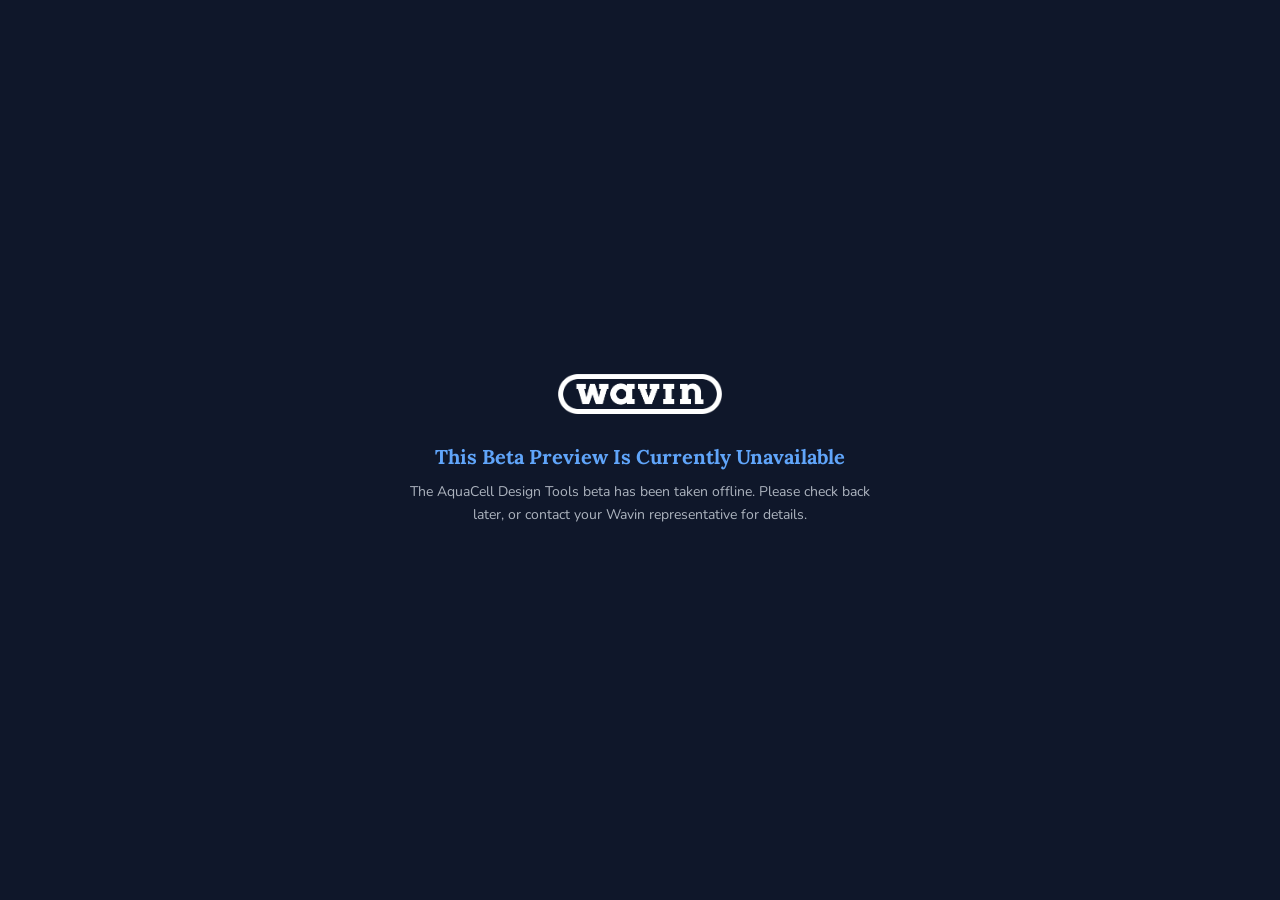
<file: templates/beta_unavailable.html>
<!DOCTYPE html>
<html lang="en">
<head>
<meta charset="UTF-8">
<meta name="viewport" content="width=device-width, initial-scale=1.0">
<title>AquaCell Design Tools — Beta Unavailable</title>
<style>
    body {
        margin: 0;
        min-height: 100vh;
        display: flex;
        align-items: center;
        justify-content: center;
        background: #0f172a;
        color: #e2e8f0;
        font-family: 'Nunito', -apple-system, BlinkMacSystemFont, "Segoe UI", Roboto, Arial, sans-serif;
        text-align: center;
        padding: 24px;
        box-sizing: border-box;
    }
    .card {
        max-width: 480px;
    }
    img { height: 40px; margin-bottom: 24px; }
    h1 { font-size: 20px; margin: 0 0 12px; color: #60a5fa; }
    p { font-size: 14px; line-height: 1.6; color: rgba(226,232,240,0.75); margin: 0; }
</style>
    <link rel="stylesheet" href="/static/brand-fonts.css">
</head>
<body>
    <div class="card">
        <img src="/static/Wavin%20logo%20white.png" alt="Wavin" onerror="this.style.display='none'">
        <h1>This Beta Preview Is Currently Unavailable</h1>
        <p>The AquaCell Design Tools beta has been taken offline. Please check back later, or contact your Wavin representative for details.</p>
    </div>
</body>
</html>
</file>
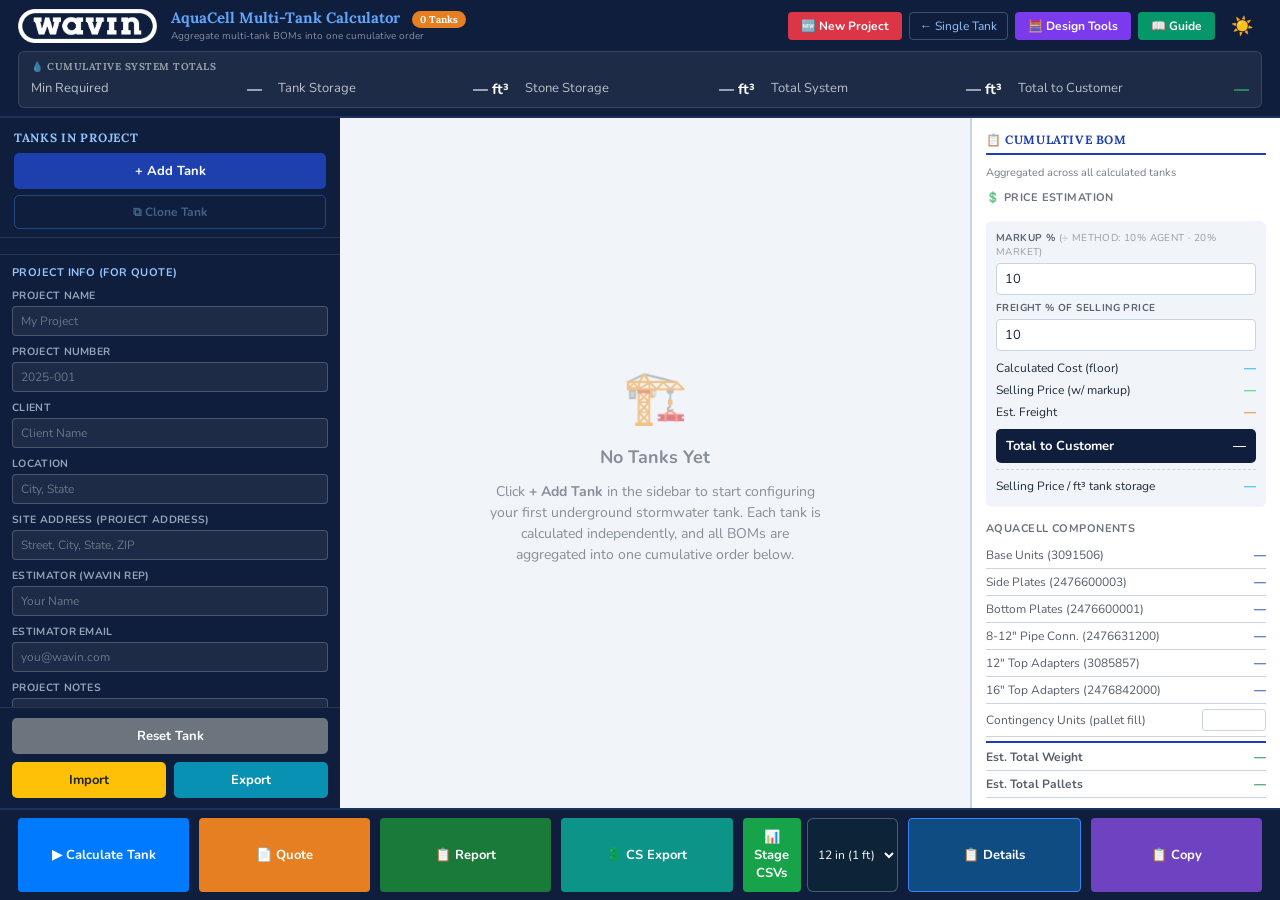
<file: templates/multi_tank.html>
<!DOCTYPE html>
<html lang="en">
<head>
    <meta charset="UTF-8">
    <title>AquaCell Multi-Tank Calculator</title>
    <style>
        :root {
            --bg: #f1f5f9;
            --card: #ffffff;
            --text: #1e293b;
            --border: #cbd5e1;
            --accent: #1e40af;
            --accent2: #0891b2;
            --navy: #0f1e3c;
            --green: #15803d;
            --red: #b91c1c;
            --amber: #92400e;
            --ltblue: #dbeafe;
            --ltgrn: #dcfce7;
            --sidebar-w: 340px;
        }
        [data-theme="dark"] {
            --bg: #0f172a;
            --card: #1e2937;
            --text: #e2e8f0;
            --border: #334155;
            --ltblue: #1e3a8a;
            --ltgrn: #14532d;
        }
        * { box-sizing: border-box; margin: 0; padding: 0; }
        body {
            font-family: 'Nunito', 'Segoe UI', Arial, sans-serif;
            background: var(--bg);
            color: var(--text);
            height: 100vh;
            overflow: hidden;
            display: flex;
            flex-direction: column;
        }

        /* ══ TOP BAR ══ */
        .topbar {
            background: var(--navy);
            color: #fff;
            padding: 8px 18px;
            display: flex;
            flex-direction: column;
            gap: 8px;
            flex-shrink: 0;
            border-bottom: 2px solid #1a3260;
            z-index: 100;
        }
        .topbar-row { display: flex; align-items: center; justify-content: space-between; gap: 14px; }
        .topbar-left { display: flex; align-items: center; gap: 14px; }
        .topbar-left img { height: 34px; }
        .topbar-title { font-size: 15px; font-weight: bold; color: #60a5fa; }
        .topbar-sub { font-size: 10px; color: rgba(255,255,255,0.5); margin-top: 2px; }
        .topbar-badge {
            font-size: 10px; font-weight: bold; background: #e67e22;
            color: #fff; padding: 2px 8px; border-radius: 10px; margin-left: 8px;
        }
        .topbar-actions { display: flex; gap: 7px; align-items: center; flex-wrap: wrap; }
        .topbar-btn {
            padding: 6px 13px; border: none; border-radius: 4px;
            cursor: pointer; font-size: 12px; font-weight: bold;
            transition: opacity 0.15s;
        }
        .topbar-btn:hover { opacity: 0.85; }

        /* ══ Top-bar quick-glance dashboard (cumulative, updates live) ══ */
        .topbar-dash { display: flex; gap: 14px; }
        .tb-box {
            flex: 1;
            background: rgba(255,255,255,0.06);
            border: 1px solid rgba(255,255,255,0.12);
            border-radius: 6px;
            padding: 8px 12px;
        }
        .tb-box-title {
            font-size: 10px; font-weight: 700; text-transform: uppercase;
            letter-spacing: 0.05em; color: rgba(255,255,255,0.55); margin-bottom: 6px;
        }
        .tb-metrics { display: grid; grid-template-columns: 1fr 1fr 1fr 1fr 1fr; gap: 4px 16px; }
        .tb-metric { display: flex; justify-content: space-between; gap: 8px; font-size: 13px; }
        .tb-label { color: rgba(255,255,255,0.7); }
        .tb-value { font-weight: 700; color: #fff; font-size: 15px; }
        .tb-value.pass { color: #2ecc71; }
        .tb-value.fail { color: #e74c3c; }

        /* ══ BOTTOM COMMAND BAR ══ */
        .bottombar {
            background: var(--navy);
            border-top: 2px solid #1a3260;
            flex-shrink: 0;
            display: flex;
            gap: 10px;
            padding: 8px 18px;
            z-index: 100;
        }
        .bottombar-btn {
            flex: 1;
            padding: 10px 8px;
            border: none;
            border-radius: 4px;
            cursor: pointer;
            font-size: 13px;
            font-weight: bold;
            text-align: center;
            color: #fff;
        }

        /* ══ Floating scroll buttons (center panel) ══ */
        .float-nav {
            position: fixed;
            bottom: 80px;
            display: flex;
            flex-direction: column;
            gap: 6px;
            z-index: 200;
        }
        .float-nav.center { right: 322px; }
        .float-btn {
            width: 36px;
            height: 36px;
            border-radius: 50%;
            border: none;
            cursor: pointer;
            font-size: 16px;
            display: flex;
            align-items: center;
            justify-content: center;
            background: var(--accent);
            color: #fff;
            box-shadow: 0 2px 8px rgba(0,0,0,0.25);
            opacity: 0.85;
            transition: opacity 0.15s, transform 0.15s;
        }
        .float-btn:hover { opacity: 1; transform: scale(1.1); }

        /* ══ MAIN SPLIT ══ */
        .main-split {
            display: flex;
            flex: 1;
            overflow: hidden;
        }

        /* ══ LEFT: TANK LIST SIDEBAR ══ */
        .sidebar {
            width: var(--sidebar-w);
            min-width: 280px;
            flex-shrink: 0;
            background: var(--navy);
            display: flex;
            flex-direction: column;
            overflow: hidden;
        }
        .sidebar-header {
            padding: 12px 14px 8px;
            border-bottom: 1px solid rgba(255,255,255,0.1);
        }
        .sidebar-header-title {
            font-size: 12px; font-weight: bold; color: #93c5fd;
            text-transform: uppercase; letter-spacing: 0.06em; margin-bottom: 8px;
        }
        .btn-add-tank {
            width: 100%; padding: 9px; background: #1e40af; color: #fff;
            border: none; border-radius: 5px; font-size: 13px; font-weight: bold;
            cursor: pointer; transition: background 0.15s;
        }
        .btn-add-tank:hover { background: #1d4ed8; }
        .btn-clone-tank {
            width: 100%; padding: 8px; margin-top: 6px;
            background: transparent; color: #93c5fd;
            border: 1px solid #3b82f6; border-radius: 5px;
            font-size: 12px; font-weight: bold;
            cursor: pointer; transition: background 0.15s, color 0.15s;
        }
        .btn-clone-tank:hover:not(:disabled) { background: #1e40af; color: #fff; }
        .btn-clone-tank:disabled { opacity: 0.4; cursor: not-allowed; }

        .sidebar-scroll {
            flex: 1;
            overflow-y: auto;
            display: flex;
            flex-direction: column;
        }
        .tank-list {
            flex-shrink: 0;
            padding: 8px;
            display: flex;
            flex-direction: column;
            gap: 6px;
        }
        .sidebar-project-info {
            flex-shrink: 0;
            padding: 10px 12px 14px;
            border-top: 1px solid rgba(255,255,255,0.1);
        }
        .sidebar-project-info .section-label-sm {
            font-size: 11px; font-weight: bold; text-transform: uppercase;
            letter-spacing: 0.04em; color: #93c5fd; margin-bottom: 8px;
        }
        .sidebar-project-info label {
            display: block; font-size: 10.5px; font-weight: bold; color: #94a3b8;
            text-transform: uppercase; letter-spacing: 0.03em; margin: 8px 0 3px;
        }
        .sidebar-project-info input {
            width: 100%; padding: 6px 8px; border: 1px solid rgba(255,255,255,0.2);
            border-radius: 4px; background: rgba(255,255,255,0.06); color: #fff; font-size: 12px;
        }
        .sidebar-project-info input::placeholder { color: rgba(255,255,255,0.35); }
        .tank-card {
            background: #1a2f5e;
            border-radius: 6px;
            border: 2px solid transparent;
            cursor: pointer;
            transition: border-color 0.15s, background 0.15s;
            overflow: hidden;
        }
        .tank-card.active {
            border-color: #60a5fa;
            background: #1e3a8a;
        }
        .tank-card:hover:not(.active) { border-color: #334d7a; }
        .tank-card-header {
            padding: 9px 11px 7px;
            display: flex;
            align-items: center;
            gap: 8px;
        }
        .tank-card-num {
            width: 22px; height: 22px; border-radius: 50%;
            background: #1e40af; color: #fff; font-size: 11px; font-weight: bold;
            display: flex; align-items: center; justify-content: center;
            flex-shrink: 0;
        }
        .tank-card.active .tank-card-num { background: #60a5fa; color: #0f1e3c; }
        .tank-card-name {
            flex: 1; font-size: 13px; font-weight: bold; color: #e2e8f0;
            white-space: nowrap; overflow: hidden; text-overflow: ellipsis;
        }
        .tank-card-del {
            background: none; border: none; color: #f87171; cursor: pointer;
            font-size: 16px; line-height: 1; padding: 0 2px;
            opacity: 0.6; transition: opacity 0.15s;
        }
        .tank-card-del:hover { opacity: 1; }
        .tank-card-meta {
            padding: 0 11px 8px;
            font-size: 11px; color: #94a3b8;
            display: flex; gap: 8px; flex-wrap: wrap;
        }
        .tank-meta-badge {
            background: rgba(255,255,255,0.08);
            border-radius: 3px; padding: 1px 6px;
            font-size: 10.5px;
        }
        .tank-storage-badge {
            color: #60a5fa; font-weight: bold; font-size: 11px;
        }
        .tank-status-pass { color: #4ade80; }
        .tank-status-fail { color: #f87171; }

        /* ══ CENTER: INPUTS + RESULTS ══ */
        .center-panel {
            flex: 1;
            overflow-y: auto;
            display: flex;
            flex-direction: column;
            background: var(--bg);
        }

        /* Empty state */
        .empty-state {
            flex: 1;
            display: flex;
            flex-direction: column;
            align-items: center;
            justify-content: center;
            color: var(--text);
            opacity: 0.5;
            gap: 12px;
            padding: 40px;
            text-align: center;
        }
        .empty-state .big-icon { font-size: 52px; }
        .empty-state p { font-size: 14px; line-height: 1.5; max-width: 340px; }

        /* Tank editor */
        .tank-editor {
            padding: 16px 18px;
            display: none;
        }
        .tank-editor.visible { display: block; }

        .editor-title {
            font-size: 15px; font-weight: bold; color: var(--accent);
            margin-bottom: 14px; display: flex; align-items: center; gap: 8px;
        }

        .input-grid {
            display: grid;
            grid-template-columns: 1fr 1fr;
            gap: 10px 14px;
            margin-bottom: 12px;
        }
        .input-group { display: flex; flex-direction: column; gap: 4px; }
        .input-group.full { grid-column: 1 / -1; }
        .input-group label {
            font-size: 11px; font-weight: bold; color: var(--text); opacity: 0.7;
            text-transform: uppercase; letter-spacing: 0.04em;
        }
        .input-group input, .input-group select {
            padding: 7px 9px;
            border: 1px solid var(--border);
            border-radius: 4px;
            background: var(--card);
            color: var(--text);
            font-size: 13px;
            width: 100%;
        }
        .input-group input:focus, .input-group select:focus {
            outline: none;
            border-color: var(--accent);
            box-shadow: 0 0 0 2px rgba(30,64,175,0.12);
        }

        .section-label {
            font-size: 11px; font-weight: bold; text-transform: uppercase;
            letter-spacing: 0.05em; color: var(--accent); opacity: 0.8;
            margin: 14px 0 7px;
            padding-bottom: 4px;
            border-bottom: 1px solid var(--border);
        }

        .calc-btn {
            width: 100%; padding: 11px; background: #007bff; color: #fff;
            border: none; border-radius: 5px; font-size: 14px; font-weight: bold;
            cursor: pointer; margin-top: 12px; transition: background 0.15s;
        }
        .calc-btn:hover { background: #0056b3; }

        /* ══ RESULTS PANEL ══ */
        .results-section {
            padding: 0 18px 20px;
        }

        .result-card {
            background: var(--card);
            border: 1px solid var(--border);
            border-radius: 7px;
            margin-bottom: 12px;
            overflow: hidden;
        }
        .result-card-hdr {
            background: var(--accent);
            color: #fff; padding: 8px 14px;
            font-size: 12px; font-weight: bold;
            letter-spacing: 0.02em;
            cursor: pointer;
            display: flex; align-items: center; justify-content: space-between;
            user-select: none;
        }
        .result-card-hdr:hover { opacity: 0.9; }
        .result-card-hdr .rcarrow {
            font-size: 10px; opacity: 0.7; transition: transform 0.2s;
        }
        .result-card-hdr.collapsed .rcarrow { transform: rotate(-90deg); }
        .result-card-body { padding: 12px 14px; }
        .result-card-body.hidden { display: none; }

        .result-row {
            display: flex; justify-content: space-between; align-items: baseline;
            padding: 4px 0; border-bottom: 1px solid var(--border);
            font-size: 12.5px; gap: 10px;
        }
        .result-row:last-child { border-bottom: none; }
        .rl { color: var(--text); opacity: 0.7; flex-shrink: 0; }
        .rv { font-weight: 600; color: var(--text); text-align: right; }
        .rv.pass { color: var(--green); }
        .rv.fail { color: var(--red); }
        .rv.accent { color: var(--accent); font-size: 14px; }

        .stat-grid {
            display: grid;
            grid-template-columns: repeat(3, 1fr);
            gap: 8px;
            margin: 6px 0;
        }
        .stat-box {
            background: var(--bg);
            border-radius: 5px;
            padding: 9px 11px;
        }
        .stat-lbl { font-size: 10px; opacity: 0.65; margin-bottom: 2px; }
        .stat-val { font-size: 15px; font-weight: bold; }
        .stat-val.blue { color: var(--accent); }
        .stat-val.green { color: var(--green); }
        .stat-val.red { color: var(--red); }

        /* BOM table */
        .bom-table {
            width: 100%; border-collapse: collapse; font-size: 12px;
        }
        .bom-table th {
            background: rgba(30,64,175,0.08);
            padding: 5px 8px; text-align: left; font-size: 11px;
        }
        .bom-table td { padding: 4px 8px; border-bottom: 1px solid var(--border); }
        .bom-table tr:last-child td { border-bottom: none; }
        .bom-table .bom-num { text-align: right; font-weight: bold; }
        .bom-table .bom-total { background: rgba(30,64,175,0.08); font-weight: bold; }

        /* ══ RIGHT: CUMULATIVE BOM PANEL ══ */
        .cum-panel {
            width: 310px;
            min-width: 260px;
            flex-shrink: 0;
            background: var(--card);
            border-left: 2px solid var(--border);
            overflow-y: auto;
            padding: 14px;
            display: flex;
            flex-direction: column;
            gap: 0;
        }
        .cum-title {
            font-size: 12px; font-weight: bold; color: var(--accent);
            text-transform: uppercase; letter-spacing: 0.05em;
            margin-bottom: 10px;
            padding-bottom: 6px;
            border-bottom: 2px solid var(--accent);
        }
        .cum-bom-row {
            display: flex; justify-content: space-between;
            padding: 5px 0; border-bottom: 1px solid var(--border);
            font-size: 12px; gap: 8px;
        }
        .cum-bom-row:last-child { border-bottom: none; }
        .cum-bom-label { color: var(--text); opacity: 0.75; }
        .cum-bom-val { font-weight: bold; color: var(--accent); }

        /* Pricing */
        .price-box {
            background: var(--bg);
            border-radius: 6px;
            padding: 10px;
            margin-top: 10px;
        }
        .price-box label {
            font-size: 10px; font-weight: bold; text-transform: uppercase;
            letter-spacing: 0.04em; opacity: 0.7; margin-bottom: 4px; display: block;
        }
        .price-box input {
            width: 100%; padding: 6px 8px;
            border: 1px solid var(--border); border-radius: 4px;
            background: var(--card); color: var(--text); font-size: 13px;
            margin-bottom: 6px;
        }
        .price-row {
            display: flex; justify-content: space-between;
            font-size: 12px; padding: 3px 0;
        }
        .price-total {
            background: #0f1e3c; color: #fff; border-radius: 5px;
            padding: 8px 10px; margin-top: 6px;
            display: flex; justify-content: space-between;
            font-weight: bold; font-size: 13px;
        }

        .btn-quote {
            width: 100%; padding: 10px; background: #e67e22; color: #fff;
            border: none; border-radius: 5px; font-size: 13px; font-weight: bold;
            cursor: pointer; margin-top: 8px; transition: background 0.15s;
        }
        .btn-quote:hover { background: #d35400; }
        .btn-json {
            width: 100%; padding: 8px; background: #0891b2; color: #fff;
            border: none; border-radius: 5px; font-size: 12px; font-weight: bold;
            cursor: pointer; margin-top: 6px;
        }
        .btn-json:hover { background: #0e7490; }

        /* Summary table in cumulative panel */
        .summary-table {
            width: 100%; border-collapse: collapse; font-size: 11px; margin-top: 8px;
        }
        .summary-table th {
            padding: 4px 6px; background: rgba(30,64,175,0.1);
            font-size: 10px; text-align: left;
        }
        .summary-table td { padding: 3px 6px; border-bottom: 1px solid var(--border); }
        .summary-table tr:last-child td { border-bottom: none; }

        /* Toast */
        .toast {
            position: fixed; bottom: 80px; left: 50%; transform: translateX(-50%);
            background: #1e3a8a; color: #fff; padding: 10px 20px;
            border-radius: 6px; font-size: 13px; font-weight: bold;
            opacity: 0; pointer-events: none; transition: opacity 0.3s;
            z-index: 9999;
        }
        .toast.show { opacity: 1; }

        /* Loading spinner */
        .spinner {
            display: none; align-items: center; justify-content: center;
            gap: 8px; padding: 8px 0; font-size: 12px; color: var(--accent);
        }
        .spinner.active { display: flex; }
        .spinner-dot {
            width: 7px; height: 7px; border-radius: 50%;
            background: var(--accent);
            animation: spin 0.8s infinite ease-in-out;
        }
        .spinner-dot:nth-child(2) { animation-delay: 0.15s; }
        .spinner-dot:nth-child(3) { animation-delay: 0.3s; }
        @keyframes spin { 0%,100% { transform: scale(0.7); opacity: 0.4; } 50% { transform: scale(1.1); opacity: 1; } }

        /* Nav back button */
        .back-link {
            display: inline-flex; align-items: center; gap: 5px;
            font-size: 12px; color: #93c5fd; text-decoration: none;
            padding: 5px 10px; border-radius: 4px;
            border: 1px solid rgba(147,197,253,0.3);
            transition: background 0.15s;
        }
        .back-link:hover { background: rgba(147,197,253,0.1); }

        /* ── DETAIL SHEET EXPORTER (shared with single-tank) ── */
        .details-overlay {
            display: none; position: fixed; inset: 0;
            background: rgba(0,0,0,0.65); z-index: 9999;
            align-items: center; justify-content: center;
        }
        .details-overlay.open { display: flex; }
        .details-modal {
            background: #0f1e3c; color: #e2e8f0; border-radius: 10px;
            width: 680px; max-width: 95vw; max-height: 88vh;
            display: flex; flex-direction: column;
            box-shadow: 0 8px 40px rgba(0,0,0,0.6); border: 1px solid #1e3a8a;
        }
        .details-modal-header {
            background: #1e3a8a; padding: 14px 20px; border-radius: 10px 10px 0 0;
            display: flex; align-items: center; justify-content: space-between;
        }
        .details-modal-header h3 { margin: 0; font-size: 15px; color: #fff; }
        .details-modal-header .details-close {
            background: none; border: none; color: #fff;
            font-size: 22px; cursor: pointer; line-height: 1; padding: 0 4px;
        }
        .details-modal-body { padding: 16px 20px; overflow-y: auto; flex: 1; }
        .details-group { margin-bottom: 14px; }
        .details-group-header {
            display: flex; align-items: center; justify-content: space-between;
            background: #1a2f5e; border-radius: 5px; padding: 7px 12px; margin-bottom: 6px;
        }
        .details-group-label {
            font-size: 12px; font-weight: bold; color: #93c5fd;
            text-transform: uppercase; letter-spacing: 0.05em;
        }
        .details-group-toggle {
            font-size: 11px; color: #60a5fa; cursor: pointer; background: none;
            border: none; padding: 0; text-decoration: underline;
        }
        .details-file-list {
            display: grid; grid-template-columns: 1fr 1fr; gap: 4px 12px; padding: 0 4px;
        }
        .details-file-item {
            display: flex; align-items: flex-start; gap: 6px; font-size: 11.5px;
            color: #cbd5e1; padding: 3px 0; cursor: pointer; line-height: 1.4;
        }
        .details-file-item:hover { color: #fff; }
        .details-file-item input[type=checkbox] {
            margin-top: 2px; flex-shrink: 0; accent-color: #3b82f6; width: 14px; height: 14px;
        }
        .details-modal-footer {
            padding: 12px 20px; border-top: 1px solid #1e3a8a;
            display: flex; align-items: center; gap: 10px; flex-wrap: wrap;
        }
        .details-count { flex: 1; font-size: 12px; color: #94a3b8; }
        .details-btn {
            padding: 8px 18px; border: none; border-radius: 5px;
            font-size: 13px; font-weight: bold; cursor: pointer;
        }
        .details-btn-primary { background: #2563eb; color: #fff; }
        .details-btn-primary:hover { background: #1d4ed8; }
        .details-btn-primary:disabled { background: #475569; cursor: not-allowed; }
        .details-btn-secondary { background: #334155; color: #e2e8f0; }
        .details-btn-secondary:hover { background: #475569; }
        .details-spinner { display: none; align-items: center; gap: 8px; font-size: 12px; color: #60a5fa; }
        .details-spinner.active { display: flex; }
        .details-spinner-dot {
            width: 8px; height: 8px; border-radius: 50%;
            background: #3b82f6; animation: detailPulse 1s infinite;
        }
        @keyframes detailPulse {
            0%,100% { opacity: 0.3; transform: scale(0.8); }
            50%      { opacity: 1;   transform: scale(1.2); }
        }
        .details-error {
            background: #450a0a; color: #fca5a5; border-radius: 5px;
            padding: 10px 14px; font-size: 12px; display: none;
        }
        .details-error.visible { display: block; }
        .details-select-all {
            font-size: 11px; color: #60a5fa; cursor: pointer; background: none;
            border: none; padding: 0 0 8px 0; text-decoration: underline; display: block;
        }
    </style>
    <link rel="stylesheet" href="/static/brand-fonts.css">
</head>
<body>
    <div id="jsonDropOverlay" style="display:none;position:fixed;inset:0;z-index:99999;background:rgba(30,41,59,0.82);backdrop-filter:blur(2px);align-items:center;justify-content:center;pointer-events:none;">
        <div style="border:3px dashed #ffc107;border-radius:16px;padding:48px 64px;background:rgba(15,23,42,0.6);text-align:center;color:#f8fafc;font-family:system-ui,Segoe UI,Arial,sans-serif;">
            <div style="font-size:52px;line-height:1;margin-bottom:14px;">⬇️</div>
            <div style="font-size:22px;font-weight:700;letter-spacing:0.3px;">Drop AquaCell JSON to load</div>
            <div style="font-size:13px;opacity:0.75;margin-top:8px;">Loads and calculates automatically</div>
        </div>
    </div>

<!-- ══ TOP BAR ══ -->
<div class="topbar">
    <div class="topbar-row">
        <div class="topbar-left">
            <img src="/static/Wavin%20logo%20white.png" alt="Wavin Logo" onerror="this.style.display='none'">
            <div>
                <div class="topbar-title">
                    AquaCell Multi-Tank Calculator
                    <span class="topbar-badge" id="tankCountBadge">0 Tanks</span>
                </div>
                <div class="topbar-sub">Aggregate multi-tank BOMs into one cumulative order</div>
            </div>
        </div>
        <div class="topbar-actions">
            <button class="topbar-btn" onclick="newProject()" style="background:#dc3545;color:#fff;" title="Clear the dashboard and start a fresh project">🆕 New Project</button>
            <a href="/" class="back-link">← Single Tank</a>
            <a href="/design-tools" class="topbar-btn" style="background:#7c3aed;color:#fff;text-decoration:none;"
               onclick="return confirm('Heads up: switching to Design Tools will leave this session. Any unsaved entries here will be lost unless you\'ve exported. Continue?');">
                🧮 Design Tools
            </a>
            <a href="/static/guides/multi_tank_guide.html" target="_blank" rel="noopener"
               class="topbar-btn" style="background:#059669;color:#fff;text-decoration:none;" title="Opens in a new tab">📖 Guide</a>
            <button id="themeToggle" class="topbar-btn" style="background:transparent;color:#fff;font-size:18px;padding:4px 9px;">☀️</button>
        </div>
    </div>

    <!-- Quick-glance dashboard — cumulative totals across all calculated tanks -->
    <div class="topbar-dash">
        <div class="tb-box">
            <div class="tb-box-title">💧 Cumulative System Totals</div>
            <div class="tb-metrics">
                <div class="tb-metric">
                    <span class="tb-label">Min Required</span>
                    <span class="tb-value" id="tb_cum_min_storage">—</span>
                </div>
                <div class="tb-metric">
                    <span class="tb-label">Tank Storage</span>
                    <span class="tb-value" id="tb_cum_tank_storage">— ft³</span>
                </div>
                <div class="tb-metric">
                    <span class="tb-label">Stone Storage</span>
                    <span class="tb-value" id="tb_cum_stone_storage">— ft³</span>
                </div>
                <div class="tb-metric">
                    <span class="tb-label">Total System</span>
                    <span class="tb-value" id="tb_cum_total_storage">— ft³</span>
                </div>
                <div class="tb-metric">
                    <span class="tb-label">Total to Customer</span>
                    <span class="tb-value" style="color:#2ecc71;" id="tb_cum_total_customer">—</span>
                </div>
            </div>
        </div>
    </div>
</div>

<div class="main-split">

    <!-- ══ SIDEBAR: Tank List ══ -->
    <div class="sidebar">
        <div class="sidebar-header">
            <div class="sidebar-header-title">Tanks in Project</div>
            <button class="btn-add-tank" id="btnAddTank" onclick="addTank()">+ Add Tank</button>
            <button class="btn-clone-tank" id="btnCloneTank" onclick="cloneTank()" disabled
                    title="Select a tank first">⧉ Clone Tank</button>
        </div>
        <div class="sidebar-scroll">
            <div class="tank-list" id="tankList">
                <!-- Tank cards injected by JS -->
            </div>
            <div class="sidebar-project-info">
                <div class="section-label-sm">Project Info (for Quote)</div>
                <label>Project Name</label>
                <input type="text" id="q_project_name" placeholder="My Project">
                <label>Project Number</label>
                <input type="text" id="q_project_num" placeholder="2025-001">
                <label>Client</label>
                <input type="text" id="q_client" placeholder="Client Name">
                <label>Location</label>
                <input type="text" id="q_location" placeholder="City, State">
                <label>Site Address (Project Address)</label>
                <input type="text" id="q_site_address" placeholder="Street, City, State, ZIP">
                <label>Estimator (Wavin Rep)</label>
                <input type="text" id="q_estimator" placeholder="Your Name">
                <label>Estimator Email</label>
                <input type="text" id="q_estimator_email" placeholder="you@wavin.com">
                <label>Project Notes</label>
                <input type="text" id="q_notes" placeholder="Optional notes for header">
            </div>
        </div>
        <div style="padding:10px 12px;border-top:1px solid rgba(255,255,255,0.1);">
            <button type="button" onclick="resetForm()"
                style="width:100%;padding:9px;background:#6c757d;color:#fff;border:none;border-radius:5px;font-size:13px;font-weight:bold;cursor:pointer;margin-bottom:8px;"
                title="Clear the currently selected tank's inputs back to blank">
                Reset Tank
            </button>
            <div style="display:grid;grid-template-columns:1fr 1fr;gap:8px;">
                <button type="button" onclick="importJSON()"
                    style="padding:9px;background:#ffc107;color:#212529;border:none;border-radius:5px;font-size:13px;font-weight:bold;cursor:pointer;">Import</button>
                <input type="file" id="importFile" accept=".json" style="display:none" onchange="handleImport(event)">
                <button type="button" onclick="exportJSON()"
                    style="padding:9px;background:#0891b2;color:#fff;border:none;border-radius:5px;font-size:13px;font-weight:bold;cursor:pointer;">Export</button>
            </div>
        </div>
    </div>

    <!-- ══ CENTER: Tank Editor + Results ══ -->
    <div class="center-panel" id="centerPanel">

        <!-- Empty state -->
        <div class="empty-state" id="emptyState">
            <div class="big-icon">🏗️</div>
            <div style="font-size:18px;font-weight:bold;">No Tanks Yet</div>
            <p>Click <strong>+ Add Tank</strong> in the sidebar to start configuring your first underground stormwater tank. Each tank is calculated independently, and all BOMs are aggregated into one cumulative order below.</p>
        </div>

        <!-- Tank Editor (shown when a tank is selected) -->
        <div class="tank-editor" id="tankEditor">
            <div class="editor-title">
                <span id="editorTankIcon">🏊</span>
                <span id="editorTankTitle">Tank 1</span>
                <div class="spinner" id="calcSpinner">
                    <div class="spinner-dot"></div>
                    <div class="spinner-dot"></div>
                    <div class="spinner-dot"></div>
                    Calculating…
                </div>
            </div>

            <!-- TANK IDENTITY -->
            <div class="section-label">Tank Identity</div>
            <div class="input-grid">
                <div class="input-group full">
                    <label>Tank Label / Name</label>
                    <input type="text" id="f_tank_label" placeholder="e.g. Basin A, Detention 1" oninput="saveDraft()">
                </div>
                <div class="input-group">
                    <label>Configuration</label>
                    <select id="f_config" onchange="syncSCOnlyLayers(); saveDraft()">
                        <option value="SC">SC — Standard</option>
                        <option value="EX">EX — Extra Strong</option>
                    </select>
                </div>
                <div class="input-group">
                    <label>Number of Layers</label>
                    <select id="f_layers" onchange="saveDraft()">
                        <option value="1" selected>1</option>
                        <option value="2">2</option>
                        <option value="3">3</option>
                        <option value="4">4</option>
                        <option value="5">5</option>
                        <option value="6">6</option>
                        <option value="7">7</option>
                        <option value="8">8</option>
                        <option value="9" class="sc-only-layer">9 (SC only)</option>
                        <option value="10" class="sc-only-layer">10 (SC only)</option>
                    </select>
                </div>
                <div class="input-group">
                    <label>Traffic Load</label>
                    <select id="f_traffic_load" onchange="saveDraft()">
                        <option value="H10">H-10</option>
                        <option value="HS20" selected>HS-20</option>
                        <option value="HS25">HS-25</option>
                    </select>
                </div>
                <div class="input-group">
                    <label>Min Required Storage (ft³)</label>
                    <input type="number" id="f_min_storage" placeholder="0" min="0" oninput="saveDraft()">
                </div>
            </div>

            <!-- DIMENSIONS -->
            <div class="section-label">Tank Dimensions</div>

            <!-- Shape mode toggle -->
            <div style="margin-bottom:10px;">
                <div style="display:flex;border:1px solid var(--border);border-radius:6px;overflow:hidden;">
                    <button type="button" id="mtShapeBtn_rect" onclick="setMtShapeMode('rectangle')"
                        style="flex:1;padding:6px 4px;border:none;cursor:pointer;font-size:12px;font-weight:bold;background:#1e3a8a;color:#fff;">
                        ▭ Rectangle
                    </button>
                    <button type="button" id="mtShapeBtn_complex" onclick="setMtShapeMode('complex')"
                        style="flex:1;padding:6px 4px;border:none;cursor:pointer;font-size:12px;font-weight:bold;background:var(--card);color:var(--text);">
                        ⬠ Complex Shape
                    </button>
                </div>
            </div>

            <!-- Rectangle inputs -->
            <div id="mtRectInputs">
                <div class="input-grid">
                    <div class="input-group">
                        <label>Known Width (ft)</label>
                        <input type="number" id="f_known_width" step="0.01" min="0" placeholder="e.g. 20" oninput="saveDraft()">
                    </div>
                    <div class="input-group">
                        <label>Known Length (ft)</label>
                        <input type="number" id="f_known_length" step="0.01" min="0" placeholder="e.g. 40" oninput="saveDraft()">
                    </div>
                </div>
            </div>

            <!-- Complex shape inputs -->
            <div id="mtComplexInputs" style="display:none;">
                <div style="background:rgba(30,58,138,0.08);border:1px solid rgba(30,58,138,0.25);border-radius:6px;padding:8px 10px;margin-bottom:8px;font-size:11px;line-height:1.5;">
                    <strong>Complex Shape</strong> — Enter scaled plan values. Tool derives second dimension from
                    area ÷ known dim, snaps both to crate modules. Leave excavation fields blank to auto-estimate.
                </div>
                <div class="input-group">
                    <label>Scaled Tank Footprint Area (ft²)</label>
                    <input type="number" step="0.001" id="f_complex_scaled_area" value="" min="0"
                        oninput="saveDraft(); updateMtComplexCalc();">
                </div>
                <div class="input-group">
                    <label>Known Width or Length (ft) — one dimension from plans</label>
                    <input type="number" step="0.001" id="f_complex_known_dim" value="" min="0"
                        oninput="saveDraft(); updateMtComplexCalc();">
                </div>
                <div id="mtComplexDerivedDim" style="font-size:11px;padding:5px 8px;background:rgba(30,58,138,0.06);border-radius:4px;margin-bottom:6px;display:none;"></div>
                <div class="input-group">
                    <label>Scaled Tank Perimeter (ft)</label>
                    <input type="number" step="0.001" id="f_complex_tank_perim" value="" min="0" oninput="saveDraft()">
                </div>
                <div class="input-group">
                    <label>Excavation Envelope Area (ft²) — optional</label>
                    <input type="number" step="0.001" id="f_complex_excav_area" value="" min="0"
                        placeholder="Leave blank to auto-estimate" oninput="saveDraft()">
                </div>
                <div class="input-group">
                    <label>Excavation Envelope Perimeter (ft) — optional</label>
                    <input type="number" step="0.001" id="f_complex_excav_perim" value="" min="0"
                        placeholder="Leave blank to auto-estimate" oninput="saveDraft()">
                </div>
            </div>

            <!-- ELEVATIONS -->
            <div class="section-label">Elevations</div>
            <div class="input-grid">
                <div class="input-group">
                    <label>Surface Elevation (ft)</label>
                    <input type="number" id="f_surface_elev" step="0.01" placeholder="e.g. 850" oninput="saveDraft()">
                </div>
                <div class="input-group">
                    <label>Tank Bottom Elevation (ft)</label>
                    <input type="number" id="f_tank_bottom_elev" step="0.01" placeholder="e.g. 840" oninput="saveDraft()">
                </div>
            </div>

            <!-- STONE & GEO -->
            <div class="section-label">Stone &amp; Backfill</div>
            <div class="input-grid">
                <div class="input-group">
                    <label>Cover Stone Depth (ft)</label>
                    <input type="number" id="f_cover_stone" step="any" value="1.0" min="0" oninput="saveDraft()">
                </div>
                <div class="input-group">
                    <label>Base Stone Depth (ft)</label>
                    <input type="number" id="f_base_stone" step="any" value="0.333" min="0" oninput="saveDraft()">
                </div>
                <div class="input-group">
                    <label>Perimeter Stone Width (ft)</label>
                    <input type="number" id="f_perimeter_stone_width" step="any" value="1.0" min="0" oninput="saveDraft()">
                </div>
                <div class="input-group">
                    <label>Stone Void Ratio</label>
                    <input type="number" id="f_stone_void" step="0.01" value="0.40" min="0" max="1" oninput="saveDraft()">
                </div>
                <div class="input-group">
                    <label>Geotextile Waste %</label>
                    <input type="number" id="f_geoWaste" value="20" min="0" oninput="saveDraft()">
                </div>
                <div class="input-group" style="grid-column:1 / -1;">
                    <label>Include Stone Net Storage in Total System Storage</label>
                    <div style="display:flex;gap:16px;flex-wrap:wrap;padding:4px 2px;">
                        <label style="display:flex;align-items:center;gap:6px;font-size:12px;font-weight:normal;cursor:pointer;">
                            <input type="checkbox" id="f_stone_top_included" checked
                                style="width:14px;height:14px;accent-color:#16a34a;" onchange="saveDraft(); recalcIfReady();">
                            Cover / Top
                        </label>
                        <label style="display:flex;align-items:center;gap:6px;font-size:12px;font-weight:normal;cursor:pointer;">
                            <input type="checkbox" id="f_stone_perim_included" checked
                                style="width:14px;height:14px;accent-color:#16a34a;" onchange="saveDraft(); recalcIfReady();">
                            Perimeter / Sides
                        </label>
                        <label style="display:flex;align-items:center;gap:6px;font-size:12px;font-weight:normal;cursor:pointer;">
                            <input type="checkbox" id="f_stone_base_included" checked
                                style="width:14px;height:14px;accent-color:#16a34a;" onchange="saveDraft(); recalcIfReady();">
                            Base / Bottom
                        </label>
                    </div>
                </div>
            </div>

            <!-- ACCESSORIES -->
            <div class="section-label">Accessories</div>
            <div class="input-grid">
                <div class="input-group">
                    <label>8-12" Pipe Connectors (2476631200)</label>
                    <input type="number" id="f_pipe_connectors" value="0" min="0" oninput="saveDraft()">
                </div>
                <div class="input-group">
                    <label>12" Top Adapters (3085857)</label>
                    <input type="number" id="f_top_adapters_12" value="0" min="0" oninput="saveDraft()">
                </div>
                <div class="input-group">
                    <label>16" Top Adapters (2476842000)</label>
                    <input type="number" id="f_top_adapters_16" value="0" min="0" oninput="saveDraft()">
                </div>
                <div class="input-group">
                    <label>Large Diameter Pipe Connection
                        <span style="font-size:10px;opacity:0.65;font-weight:normal;"> — geotextile boot / abutment (No Wavin adapter &gt; 18" available)</span>
                    </label>
                    <div style="display:grid;grid-template-columns:1fr 1fr 1fr 1fr;gap:6px;margin-top:4px;">
                        <div>
                            <div style="font-size:10px;opacity:0.6;margin-bottom:2px;text-align:center;">18"</div>
                            <input type="number" id="f_large_pipe_18" value="0" min="0"
                                oninput="saveDraft()" style="text-align:center;">
                        </div>
                        <div>
                            <div style="font-size:10px;opacity:0.6;margin-bottom:2px;text-align:center;">24"</div>
                            <input type="number" id="f_large_pipe_24" value="0" min="0"
                                oninput="saveDraft()" style="text-align:center;">
                        </div>
                        <div>
                            <div style="font-size:10px;opacity:0.6;margin-bottom:2px;text-align:center;">30"</div>
                            <input type="number" id="f_large_pipe_36" value="0" min="0"
                                oninput="saveDraft()" style="text-align:center;">
                        </div>
                        <div>
                            <div style="font-size:10px;opacity:0.6;margin-bottom:2px;text-align:center;">&gt;36"</div>
                            <input type="number" id="f_large_pipe_gt36" value="0" min="0"
                                oninput="saveDraft()" style="text-align:center;">
                        </div>
                    </div>
                </div>
            </div>

            <!-- TANK NOTES -->
            <div class="section-label">Tank Notes</div>
            <div class="input-grid">
                <div class="input-group" style="grid-column:1 / -1;">
                    <label>Notes for this tank <span style="font-weight:normal;opacity:0.6;">(prints only on this tank's page in the quote PDF)</span></label>
                    <textarea id="f_tank_notes" rows="3" placeholder="e.g. Coordinate inlet invert with site civil. Verify cover over north end."
                        oninput="saveDraft()"
                        style="width:100%;resize:vertical;padding:8px 10px;border:1px solid var(--border);border-radius:5px;background:var(--card);color:var(--text);font-size:13px;font-family:inherit;"></textarea>
                </div>
            </div>

            <!-- BIAXIAL GEOGRID -->
            <div class="section-label" style="display:flex;align-items:center;justify-content:space-between;">
                <span>Biaxial Geogrid — Optional</span>
                <label style="display:flex;align-items:center;gap:6px;font-size:11px;font-weight:normal;cursor:pointer;">
                    <input type="checkbox" id="f_geogrid_enabled"
                        style="width:14px;height:14px;accent-color:#7c3aed;cursor:pointer;"
                        onchange="toggleGeogridSection(this.checked,true)">
                    Enable
                </label>
            </div>
            <div id="geogridSection" style="display:none;padding:10px;background:var(--card);border:1px solid var(--border);border-radius:5px;margin-bottom:10px;">
                <div style="font-size:11px;opacity:0.6;margin-bottom:8px;line-height:1.5;">
                    Auto-Calc uses this tank's snapped geometry. Both quantities combine onto Quote line D.
                    Top/Cover = excav area + 2 ft overlap × waste. Bottom = tank footprint × waste.
                </div>
                <div class="input-grid">
                    <div class="input-group">
                        <label>Top / Cover Geogrid (sq yd)</label>
                        <div style="display:flex;gap:6px;">
                            <input type="number" id="f_geogrid_top_yd2" value="0" min="0" style="flex:1;" oninput="saveDraft()">
                            <button type="button" onclick="autoCalcGeogridTop()"
                                style="padding:4px 8px;background:#7c3aed;color:#fff;border:none;border-radius:4px;font-size:11px;font-weight:bold;cursor:pointer;white-space:nowrap;">Auto</button>
                        </div>
                    </div>
                    <div class="input-group">
                        <label>Bottom / Tank Base Geogrid (sq yd)</label>
                        <div style="display:flex;gap:6px;">
                            <input type="number" id="f_geogrid_bottom_yd2" value="0" min="0" style="flex:1;" oninput="saveDraft()">
                            <button type="button" onclick="autoCalcGeogridBottom()"
                                style="padding:4px 8px;background:#7c3aed;color:#fff;border:none;border-radius:4px;font-size:11px;font-weight:bold;cursor:pointer;white-space:nowrap;">Auto</button>
                        </div>
                    </div>
                </div>
            </div>

            <!-- PT-ROW™ PRE-TREATMENT -->
            <div class="section-label" style="display:flex;align-items:center;justify-content:space-between;">
                <span>PT-ROW™ Pre-Treatment — Optional</span>
                <label style="display:flex;align-items:center;gap:6px;font-size:11px;font-weight:normal;cursor:pointer;">
                    <input type="checkbox" id="f_ptrow_enabled"
                        style="width:14px;height:14px;accent-color:#7c3aed;cursor:pointer;"
                        onchange="togglePtrowSection(this.checked,true)">
                    Enable
                </label>
            </div>
            <div id="ptrowSection" style="display:none;padding:10px;background:var(--card);border:1px solid var(--border);border-radius:5px;margin-bottom:10px;">
                <div style="font-size:11px;opacity:0.6;margin-bottom:8px;line-height:1.5;">
                    Crate void volume uses this tank's config/layers for single-layer PT-ROW™.
                    Woven fabric = taco wrap per AQ-100-25. Flows to Quote line C.
                </div>
                <div id="ptrowConfigInfo" style="font-size:11px;padding:6px 8px;background:rgba(124,58,237,0.1);border-radius:4px;margin-bottom:8px;opacity:0.8;"></div>

                <!-- Method toggle -->
                <div style="display:flex;align-items:center;gap:8px;margin-bottom:10px;">
                    <span style="font-size:11px;font-weight:600;opacity:0.7;">METHOD:</span>
                    <div style="display:inline-flex;border:1px solid rgba(124,58,237,0.5);border-radius:5px;overflow:hidden;">
                        <button type="button" id="mtPtrowMethodVol" onclick="setMtPtrowMethod('volume')"
                            style="padding:3px 10px;border:none;cursor:pointer;background:rgba(124,58,237,0.8);color:#fff;font-size:11px;font-weight:bold;">
                            📊 Volume
                        </button>
                        <button type="button" id="mtPtrowMethodFlow" onclick="setMtPtrowMethod('flow')"
                            style="padding:3px 10px;border:none;cursor:pointer;background:transparent;color:rgba(124,58,237,0.8);font-size:11px;font-weight:bold;">
                            💧 Flow (CFS)
                        </button>
                    </div>
                    <span style="font-size:10px;opacity:0.5;" id="mtPtrowMethodNote">WQV × % ÷ crate vol</span>
                </div>

                <!-- Volume-based table -->
                <div id="mtPtrowVolSection">
                    <table style="width:100%;border-collapse:collapse;font-size:12px;margin-bottom:6px;" id="ptrowTableEditor">
                        <thead>
                            <tr style="background:rgba(124,58,237,0.12);">
                                <th style="padding:4px 6px;text-align:left;">Label</th>
                                <th style="padding:4px 6px;text-align:right;">WQV (ft³)</th>
                                <th style="padding:4px 6px;text-align:center;">%</th>
                                <th style="padding:4px 6px;text-align:right;">PT Vol</th>
                                <th style="padding:4px 6px;text-align:right;"># Crates</th>
                                <th style="padding:4px 6px;width:28px;"></th>
                            </tr>
                        </thead>
                        <tbody id="ptrowTableBody"></tbody>
                        <tfoot>
                            <tr style="background:rgba(124,58,237,0.15);font-weight:bold;">
                                <td colspan="4" style="padding:4px 6px;">TOTAL PT-ROW™ CRATES</td>
                                <td style="padding:4px 6px;text-align:right;color:#7c3aed;" id="ptrowTotalCratesEditor">0</td>
                                <td></td>
                            </tr>
                        </tfoot>
                    </table>
                    <button type="button" onclick="addPtrowArea()"
                        style="padding:5px 12px;background:#7c3aed;color:#fff;border:none;border-radius:4px;font-size:11px;font-weight:bold;cursor:pointer;">
                        + Add Area
                    </button>
                </div>

                <!-- Flow-based table -->
                <div id="mtPtrowFlowSection" style="display:none;">
                    <div style="font-size:11px;opacity:0.6;margin-bottom:6px;">
                        # Crates = CEILING(Q ÷ 0.464 CFS/crate) per Wavin PT-ROW™ Sizing Guidance
                    </div>
                    <table style="width:100%;border-collapse:collapse;font-size:12px;margin-bottom:6px;">
                        <thead>
                            <tr style="background:rgba(124,58,237,0.12);">
                                <th style="padding:4px 6px;text-align:left;">Label</th>
                                <th style="padding:4px 6px;text-align:right;">Q (CFS)</th>
                                <th style="padding:4px 6px;text-align:right;">÷ 0.464</th>
                                <th style="padding:4px 6px;text-align:right;"># Crates</th>
                                <th style="padding:4px 6px;width:28px;"></th>
                            </tr>
                        </thead>
                        <tbody id="ptrowFlowTableBody"></tbody>
                        <tfoot>
                            <tr style="background:rgba(124,58,237,0.15);font-weight:bold;">
                                <td colspan="3" style="padding:4px 6px;">TOTAL PT-ROW™ CRATES</td>
                                <td style="padding:4px 6px;text-align:right;color:#7c3aed;" id="ptrowTotalCratesFlowEditor">0</td>
                                <td></td>
                            </tr>
                        </tfoot>
                    </table>
                    <button type="button" onclick="addPtrowFlowAreaMt()"
                        style="padding:5px 12px;background:#7c3aed;color:#fff;border:none;border-radius:4px;font-size:11px;font-weight:bold;cursor:pointer;">
                        + Add Area
                    </button>
                </div>

                <div id="ptrowFabricInfo" style="display:none;margin-top:8px;padding:7px 10px;background:rgba(124,58,237,0.08);border:1px solid rgba(124,58,237,0.3);border-radius:4px;font-size:11px;">
                    Woven fabric: <strong id="ptrowFabWidth">—</strong> × <strong id="ptrowFabLength">—</strong> =
                    <strong style="color:#7c3aed;" id="ptrowFabYd2">—</strong> sq yd
                </div>
            </div>

            <!-- WATERTIGHT LINER -->
            <div class="section-label" style="display:flex;align-items:center;justify-content:space-between;">
                <span>Watertight Liner (Min. 30 Mil) — Optional</span>
                <label style="display:flex;align-items:center;gap:6px;font-size:11px;font-weight:normal;cursor:pointer;">
                    <input type="checkbox" id="f_liner_enabled"
                        style="width:14px;height:14px;accent-color:#0891b2;cursor:pointer;"
                        onchange="toggleLinerSection(this.checked,true)">
                    Enable
                </label>
            </div>
            <div id="linerSection" style="display:none;padding:10px;background:var(--card);border:1px solid var(--border);border-radius:5px;margin-bottom:10px;">
                <div style="font-size:11px;opacity:0.6;margin-bottom:8px;line-height:1.5;">
                    Quantities auto-calculated from this tank's geometry using same waste %. Geotextile quantities unaffected.
                    Combined onto Quote line H.
                </div>
                <div style="display:grid;grid-template-columns:1fr 1fr;gap:8px;">
                    <div style="padding:8px;background:var(--bg);border:1px solid var(--border);border-radius:5px;">
                        <label style="display:flex;align-items:center;gap:6px;font-size:12px;font-weight:600;cursor:pointer;margin-bottom:4px;">
                            <input type="checkbox" id="f_liner_on_tank"
                                style="width:13px;height:13px;accent-color:#0891b2;" onchange="saveDraft()">
                            Liner on Tank Envelope
                        </label>
                        <div style="font-size:10px;opacity:0.55;margin-bottom:4px;">Tank top + bottom + 4 sides × waste (AQ-100-03.2)</div>
                        <div style="font-size:12px;font-weight:bold;" id="linerTankQtyDisplay">— sq yd</div>
                    </div>
                    <div style="padding:8px;background:var(--bg);border:1px solid var(--border);border-radius:5px;">
                        <label style="display:flex;align-items:center;gap:6px;font-size:12px;font-weight:600;cursor:pointer;margin-bottom:4px;">
                            <input type="checkbox" id="f_liner_on_stone"
                                style="width:13px;height:13px;accent-color:#0891b2;" onchange="saveDraft()">
                            Liner on Stone Envelope
                        </label>
                        <div style="font-size:10px;opacity:0.55;margin-bottom:4px;">Full excav top + bottom + 4 sides × waste (AQ-100-03.4)</div>
                        <div style="font-size:12px;font-weight:bold;" id="linerStoneQtyDisplay">— sq yd</div>
                    </div>
                </div>
            </div>

            <!-- Calculate button now lives in the bottom command bar -->
        </div>

        <!-- ══ RESULTS for selected tank ══ -->
        <div class="results-section" id="resultsSection" style="display:none;">

            <!-- Storage Summary -->
            <div class="result-card">
                <div class="result-card-hdr" onclick="toggleRC(this)">💧 Storage Summary <span class="rcarrow">▼</span></div>
                <div class="result-card-body">
                    <div class="stat-grid">
                        <div class="stat-box">
                            <div class="stat-lbl">AquaCell Tank Storage</div>
                            <div class="stat-val blue" id="r_tank_storage">—</div>
                        </div>
                        <div class="stat-box">
                            <div class="stat-lbl">Stone Backfill Storage</div>
                            <div class="stat-val" id="r_stone_storage">—</div>
                        </div>
                        <div class="stat-box" style="background:var(--ltblue);">
                            <div class="stat-lbl">Total System Storage</div>
                            <div class="stat-val blue" id="r_total_storage">—</div>
                        </div>
                        <div class="stat-box">
                            <div class="stat-lbl">⏱ Est. Installation Time (per person)</div>
                            <div class="stat-val" id="r_est_install_hours">—</div>
                        </div>
                        <div class="stat-box">
                            <div class="stat-lbl">🔩 Recommended Top Adapters</div>
                            <div class="stat-val" id="r_recommended_top_adapters">—</div>
                        </div>
                    </div>
                    <div id="r_storage_check" style="font-size:12px;margin-top:6px;"></div>
                </div>
            </div>

            <!-- Elevations -->
            <div class="result-card">
                <div class="result-card-hdr" onclick="toggleRC(this)" style="background:#1e40af;">📏 Tank Elevations <span class="rcarrow">▼</span></div>
                <div class="result-card-body">
                    <div class="result-row">
                        <span class="rl">Surface Elevation</span>
                        <span class="rv" id="r_elev_surface">—</span>
                    </div>
                    <div class="result-row">
                        <span class="rl">Top of Stone (Cover)</span>
                        <span class="rv" id="r_elev_top_stone">—</span>
                    </div>
                    <div class="result-row">
                        <span class="rl">Top of Tank</span>
                        <span class="rv" id="r_elev_top_tank">—</span>
                    </div>
                    <div class="result-row">
                        <span class="rl">Bottom of Tank</span>
                        <span class="rv" id="r_elev_bottom_tank">—</span>
                    </div>
                    <div class="result-row">
                        <span class="rl">Bottom of Stone (Base)</span>
                        <span class="rv" id="r_elev_bottom_stone">—</span>
                    </div>
                    <div class="result-row">
                        <span class="rl" id="r_elev_min_cover_lbl">Min. Cover Required</span>
                        <span class="rv" id="r_elev_min_cover">—</span>
                    </div>
                </div>
            </div>

            <!-- BOM -->
            <div class="result-card">
                <div class="result-card-hdr" onclick="toggleRC(this)">📦 Bill of Materials — This Tank <span class="rcarrow">▼</span></div>
                <div class="result-card-body" style="padding:0;">
                    <table class="bom-table">
                        <thead>
                            <tr>
                                <th>Item</th>
                                <th style="text-align:right;">Qty</th>
                                <th style="text-align:right;">Weight (lbs)</th>
                                <th style="text-align:right;">Pallets</th>
                            </tr>
                        </thead>
                        <tbody id="bomTableBody">
                            <tr><td colspan="4" style="text-align:center;opacity:0.5;padding:12px;">Calculate to see results</td></tr>
                        </tbody>
                    </table>
                </div>
            </div>

            <!-- Cover & Load -->
            <div class="result-card">
                <div class="result-card-hdr" onclick="toggleRC(this)" style="background:#1e40af;">🛡️ Cover &amp; Load Verification <span class="rcarrow">▼</span></div>
                <div class="result-card-body">
                    <div class="result-row">
                        <span class="rl">Actual Cover Depth</span>
                        <span class="rv" id="r_cover_depth">—</span>
                    </div>
                    <div class="result-row">
                        <span class="rl">Cover Status</span>
                        <span class="rv" id="r_cover_status">—</span>
                    </div>
                    <div class="result-row">
                        <span class="rl">Dead Load Pressure</span>
                        <span class="rv" id="r_dl_psi">—</span>
                    </div>
                    <div class="result-row">
                        <span class="rl">FoS — Dead Load (min 1.95)</span>
                        <span class="rv" id="r_fos_dead">—</span>
                    </div>
                    <div class="result-row">
                        <span class="rl">Factored Live Load Pressure</span>
                        <span class="rv" id="r_ll_psi">—</span>
                    </div>
                    <div class="result-row">
                        <span class="rl">FoS — Live Load (min 1.75)</span>
                        <span class="rv" id="r_fos_ll">—</span>
                    </div>
                </div>
            </div>

            <!-- Dimensions -->
            <div class="result-card">
                <div class="result-card-hdr" onclick="toggleRC(this)" style="background:#1e40af;">📐 Dimensions <span class="rcarrow">▼</span></div>
                <div class="result-card-body">
                    <div class="result-row">
                        <span class="rl">Snapped Tank (W × L)</span>
                        <span class="rv" id="r_dims">—</span>
                    </div>
                    <div class="result-row">
                        <span class="rl">Crates per Layer</span>
                        <span class="rv" id="r_crates">—</span>
                    </div>
                    <div class="result-row">
                        <span class="rl">Tank Height</span>
                        <span class="rv" id="r_ht">—</span>
                    </div>
                    <div class="result-row">
                        <span class="rl">Total System Depth</span>
                        <span class="rv" id="r_sys_depth">—</span>
                    </div>
                    <div class="result-row">
                        <span class="rl">Tank Perimeter</span>
                        <span class="rv" id="r_perim">—</span>
                    </div>
                    <div class="result-row">
                        <span class="rl">Excavation Envelope (W × L)</span>
                        <span class="rv" id="r_excav">—</span>
                    </div>
                </div>
            </div>

            <!-- Geotextile -->
            <div class="result-card">
                <div class="result-card-hdr" onclick="toggleRC(this)" style="background:#1e40af;display:flex;align-items:center;gap:10px;">
                    <span>🧵 Geotextile &amp; Accessories (by others)</span>
                    <span style="margin-left:auto;display:inline-flex;gap:6px;align-items:center;">
                        <span style="display:inline-flex;border:1px solid rgba(255,255,255,0.3);border-radius:5px;overflow:hidden;" onclick="event.stopPropagation()">
                            <button type="button" id="mtUnitFt2_rc" onclick="setMtGeoUnit('ft2')"
                                style="padding:2px 10px;border:none;cursor:pointer;background:rgba(255,255,255,0.25);color:#fff;font-size:11px;font-weight:bold;">ft²</button>
                            <button type="button" id="mtUnitYd2_rc" onclick="setMtGeoUnit('yd2')"
                                style="padding:2px 10px;border:none;cursor:pointer;background:transparent;color:rgba(255,255,255,0.6);font-size:11px;">yd²</button>
                        </span>
                        <span class="rcarrow">▼</span>
                    </span>
                </div>
                <div class="result-card-body">
                    <div class="result-row">
                        <span class="rl" id="lbl_r_geoTank">Tank Wrap (ft²)</span>
                        <span class="rv" id="r_geoTank">—</span>
                    </div>
                    <div class="result-row">
                        <span class="rl" id="lbl_r_geoStone">Backfill Envelope (ft²)</span>
                        <span class="rv" id="r_geoStone">—</span>
                    </div>
                    <div class="result-row">
                        <span class="rl" id="lbl_r_geoTotal">Total Non-Woven Geotextile (ft²)</span>
                        <span class="rv accent" id="r_geoTotal">—</span>
                    </div>
                    <div class="result-row">
                        <span class="rl">PT-ROW™ Woven Fabric</span>
                        <span class="rv" id="r_ptrow_woven">—</span>
                    </div>
                    <div class="result-row">
                        <span class="rl">Biaxial Geogrid</span>
                        <span class="rv" id="r_geogrid">—</span>
                    </div>
                    <div class="result-row">
                        <span class="rl" id="lbl_r_liner">Watertight Liner (ft²)</span>
                        <span class="rv" id="r_liner">—</span>
                    </div>
                    <div class="result-row">
                        <span class="rl" id="lbl_r_liner_prot">Liner Protection Non-Woven (ft²) — AQ-100-03.4</span>
                        <span class="rv" id="r_liner_prot">—</span>
                    </div>
                </div>
            </div>

            <!-- Stone Backfill -->
            <div class="result-card">
                <div class="result-card-hdr" onclick="toggleRC(this)" style="background:#1e40af;">🪨 Stone Backfill (by others) <span class="rcarrow">▼</span></div>
                <div class="result-card-body">
                    <div class="result-row">
                        <span class="rl">Purchase Volume (10% overage)</span>
                        <span class="rv" id="r_stone_yd3">—</span>
                    </div>
                </div>
            </div>

        </div><!-- /results-section -->
    </div><!-- /center-panel -->

    <!-- ══ RIGHT: Cumulative BOM Panel ══ -->
    <div class="cum-panel" id="cumPanel">
        <div class="cum-title">📋 Cumulative BOM</div>
        <div style="font-size:11px;opacity:0.6;margin-bottom:10px;">Aggregated across all calculated tanks</div>

        <!-- ── Pricing (hard-coded component costing — mirrors single-tank) ── -->
        <!-- Moved to top per spec -->
        <div style="font-size:11px;font-weight:bold;text-transform:uppercase;letter-spacing:0.04em;opacity:0.65;margin:0 0 6px;">💲 Price Estimation</div>
        <div class="price-box">
            <label>Markup % <span style="font-weight:normal;opacity:0.6;">(÷ method: 10% agent · 20% market)</span></label>
            <input type="number" id="markupPct" step="0.1" value="10" oninput="calcPrice()">
            <label>Freight % of Selling Price</label>
            <input type="number" id="freightPct" step="0.1" value="10" oninput="calcPrice()">
            <div class="price-row"><span>Calculated Cost (floor)</span><strong id="priceFloorCost" style="color:#00b0ff;">—</strong></div>
            <div class="price-row"><span>Selling Price (w/ markup)</span><strong id="priceSubtotal" style="color:#2ecc71;">—</strong></div>
            <div class="price-row"><span>Est. Freight</span><strong id="priceFreight" style="color:#e67e22;">—</strong></div>
            <div class="price-total">
                <span>Total to Customer</span>
                <span id="priceTotal">—</span>
            </div>
            <div class="price-row" style="margin-top:6px;border-top:1px dashed var(--border);padding-top:8px;">
                <span>Selling Price / ft³ tank storage</span><strong id="priceCostPerFt3" style="color:#00b0ff;">—</strong>
            </div>
        </div>

        <!-- BOM rows -->
        <div style="font-size:11px;font-weight:bold;text-transform:uppercase;letter-spacing:0.04em;opacity:0.65;margin:14px 0 6px;">AquaCell Components</div>
        <div class="cum-bom-row">
            <span class="cum-bom-label">Base Units (3091506)</span>
            <span class="cum-bom-val" id="cum_base_units">—</span>
        </div>
        <div class="cum-bom-row">
            <span class="cum-bom-label">Side Plates (2476600003)</span>
            <span class="cum-bom-val" id="cum_side_plates">—</span>
        </div>
        <div class="cum-bom-row">
            <span class="cum-bom-label">Bottom Plates (2476600001)</span>
            <span class="cum-bom-val" id="cum_bottom_plates">—</span>
        </div>
        <div class="cum-bom-row">
            <span class="cum-bom-label">8-12" Pipe Conn. (2476631200)</span>
            <span class="cum-bom-val" id="cum_pipe_connectors">—</span>
        </div>
        <div class="cum-bom-row">
            <span class="cum-bom-label">12" Top Adapters (3085857)</span>
            <span class="cum-bom-val" id="cum_top_adapters_12">—</span>
        </div>
        <div class="cum-bom-row">
            <span class="cum-bom-label">16" Top Adapters (2476842000)</span>
            <span class="cum-bom-val" id="cum_top_adapters_16">—</span>
        </div>
        <div class="cum-bom-row" style="align-items:center;">
            <span class="cum-bom-label">Contingency Units (pallet fill)
                <a id="cum_contingency_auto_link" href="#" onclick="resetContingencyAuto(event)"
                   style="display:none;margin-left:5px;font-size:9px;color:var(--accent);text-decoration:underline;">auto</a>
            </span>
            <input id="cum_contingency" type="number" min="0" step="1" value="—"
                   style="width:64px;text-align:right;padding:2px 4px;border:1px solid var(--border);border-radius:3px;
                          background:var(--card);color:var(--text);font-size:12px;font-weight:bold;"
                   oninput="onContingencyOverride(this)">
        </div>
        <div class="cum-bom-row" style="border-top:2px solid var(--accent);margin-top:4px;padding-top:6px;">
            <span class="cum-bom-label" style="font-weight:bold;">Est. Total Weight</span>
            <span class="cum-bom-val" id="cum_weight" style="color:var(--green);">—</span>
        </div>
        <div class="cum-bom-row">
            <span class="cum-bom-label" style="font-weight:bold;">Est. Total Pallets</span>
            <span class="cum-bom-val" id="cum_pallets" style="color:var(--green);">—</span>
        </div>

        <!-- Geotextile & Stone cumulative -->
        <div style="display:flex;align-items:center;gap:8px;margin:14px 0 6px;">
            <span style="font-size:11px;font-weight:bold;text-transform:uppercase;letter-spacing:0.04em;opacity:0.65;">By Others (Reference)</span>
            <span style="margin-left:auto;display:inline-flex;border:1px solid var(--border);border-radius:5px;overflow:hidden;">
                <button type="button" id="mtUnitFt2_cum" onclick="setMtGeoUnit('ft2')"
                    style="padding:1px 8px;border:none;cursor:pointer;background:#1e40af;color:#fff;font-size:10px;font-weight:bold;">ft²</button>
                <button type="button" id="mtUnitYd2_cum" onclick="setMtGeoUnit('yd2')"
                    style="padding:1px 8px;border:none;cursor:pointer;background:transparent;color:var(--text);font-size:10px;">yd²</button>
            </span>
        </div>
        <div class="cum-bom-row">
            <span class="cum-bom-label" id="lbl_cum_geo_tank">Non-Woven Geo — Tank (ft²)</span>
            <span class="cum-bom-val" id="cum_geo_tank_yd2">—</span>
        </div>
        <div class="cum-bom-row">
            <span class="cum-bom-label" id="lbl_cum_geo_stone">Non-Woven Geo — Backfill (ft²)</span>
            <span class="cum-bom-val" id="cum_geo_stone_yd2">—</span>
        </div>
        <div class="cum-bom-row">
            <span class="cum-bom-label" id="lbl_cum_geo_total">Total Non-Woven Geo (ft²)</span>
            <span class="cum-bom-val" id="cum_geo">—</span>
        </div>
        <div class="cum-bom-row">
            <span class="cum-bom-label" id="lbl_cum_ptrow">PT-ROW™ Woven Fabric (ft²)</span>
            <span class="cum-bom-val" id="cum_ptrow_woven_yd2">—</span>
        </div>
        <div class="cum-bom-row">
            <span class="cum-bom-label" id="lbl_cum_geogrid">Biaxial Geogrid (ft²)</span>
            <span class="cum-bom-val" id="cum_geogrid_total">—</span>
        </div>
        <div class="cum-bom-row">
            <span class="cum-bom-label" id="lbl_cum_liner">Liner (ft²)</span>
            <span class="cum-bom-val" id="cum_liner_total">—</span>
        </div>
        <div class="cum-bom-row">
            <span class="cum-bom-label" id="lbl_cum_liner_prot">Liner Protection Non-Woven (ft²)</span>
            <span class="cum-bom-val" id="cum_liner_prot">—</span>
        </div>
        <div class="cum-bom-row">
            <span class="cum-bom-label">Large Diameter Connections</span>
            <span class="cum-bom-val" id="cum_large_pipe">—</span>
        </div>
        <div class="cum-bom-row">
            <span class="cum-bom-label" id="lbl_cum_stone">Total Stone (ft³ w/overage)</span>
            <span class="cum-bom-val" id="cum_stone_yd3">—</span>
        </div>

        <!-- Tank summary table — moved to bottom per spec -->
        <div style="font-size:11px;font-weight:bold;text-transform:uppercase;letter-spacing:0.04em;opacity:0.65;margin:14px 0 6px;">Tank Breakdown</div>
        <div id="cum_tank_summary" style="font-size:11px;opacity:0.5;">Add and calculate tanks to see summary.</div>

        <!-- Project Info (for Quote) relocated to the left sidebar -->
        <!-- Quote / Tank Summary / CS Export now live in the bottom command bar -->
        <!-- Export Project JSON removed -- redundant with the sidebar's Export button (same exportJSON()) -->
    </div>

</div><!-- /main-split -->

<!-- ══ BOTTOM COMMAND BAR ══ -->
<div class="bottombar">
    <button type="button" class="bottombar-btn" onclick="calculateCurrentTank()" style="background:#007bff;">▶ Calculate Tank</button>
    <button type="button" class="bottombar-btn" onclick="downloadQuote()" style="background:#e67e22;">📄 Quote</button>
    <button type="button" class="bottombar-btn" onclick="downloadTankSummary()" style="background:#1a7a3a;">📋 Report</button>
    <button type="button" class="bottombar-btn" onclick="downloadPriceCSV()" style="background:#0d9488;">💲 CS Export</button>
    <div style="flex:1;display:flex;gap:6px;">
        <button type="button" class="bottombar-btn" onclick="downloadStageCSVs()" style="background:#16a34a;" title="Download a stage-storage CSV for each calculated tank (bundled as a ZIP)">📊 Stage CSVs</button>
        <select id="stageIncrementIn" title="Stage-storage increment for the per-tank CSVs"
            style="background:#0d2438;color:#fff;border:1px solid rgba(255,255,255,0.25);border-radius:6px;padding:5px 6px;font-size:12px;cursor:pointer;">
            <option value="1">1 in</option>
            <option value="3">3 in</option>
            <option value="6">6 in</option>
            <option value="12" selected>12 in (1 ft)</option>
        </select>
    </div>
    <button type="button" class="bottombar-btn" onclick="openDetailsModal()" style="background:#0f4c81;border:1px solid #3b82f6;" title="Browse and export AquaCell detail sheets from the GitHub repository">📋 Details</button>
    <button type="button" class="bottombar-btn" onclick="copyToClipboard()" style="background:#6f42c1;">📋 Copy</button>
</div>

<!-- ══ Floating scroll buttons: CENTER panel ══ -->
<div class="float-nav center" id="floatNavCenter" style="display:none;">
    <button class="float-btn" onclick="document.getElementById('centerPanel').scrollTo({top:0,behavior:'smooth'})" title="Top of tank editor">▲</button>
    <button class="float-btn" onclick="document.getElementById('centerPanel').scrollTo({top:99999,behavior:'smooth'})" title="Bottom of tank editor">▼</button>
</div>

<!-- Toast -->
<div class="toast" id="toast"></div>

<script>
// ══════════════════════════════════════════════════════════════════
//  STATE
// ══════════════════════════════════════════════════════════════════
let tanks     = [];   // Array of tank input dicts
let results   = [];   // Array of calc result dicts (parallel to tanks, null if not calculated)
let activeIdx = null; // Currently selected tank index
let cumBOM    = null; // Latest cumulative BOM from server

const PALLETS = { base:56, side:120, bottom:120, pipe:60, adapter12:20, adapter16:12 };
const WEIGHTS = { base:25.18, side:4.91, bottom:7.86, pipe:2.70, adapter12:11.02, adapter16:22.00 };

// ══════════════════════════════════════════════════════════════════
//  TANK LIFECYCLE
// ══════════════════════════════════════════════════════════════════
// Every tank, including the first, defaults to 1 layer when created.
function defaultTankData(label) {
    return {
        tank_label: label,
        config: 'SC', layers: '1', traffic_load: 'HS20',
        known_width: '', known_length: '',
        shape_mode: 'rectangle',
        complex_scaled_area: '', complex_known_dim: '',
        complex_tank_perim: '', complex_excav_area: '', complex_excav_perim: '',
        surface_elev: '', tank_bottom_elev: '',
        cover_stone: '1.0', base_stone: '0.333',
        perimeter_stone_width: '1.0', stone_void: '0.40',
        geoWaste: '20', min_storage: '0',
        stone_top_included: true, stone_perim_included: true, stone_base_included: true,
        tank_notes: '',
        pipe_connectors: '0', top_adapters_12: '0', top_adapters_16: '0',
        // Optional accessories
        geogrid_top_yd2: 0, geogrid_bottom_yd2: 0,
        large_pipe_qty: 0, large_pipe_18: 0, large_pipe_24: 0, large_pipe_36: 0, large_pipe_gt36: 0,
        ptrow_enabled: false, ptrow_areas: [{label:'Area 1', wqv:0, pct:10}],
        ptrow_flow_areas: [{label:'Area 1', cfs:0}], ptrow_method: 'volume',
        liner_on_tank: false, liner_on_stone: false,
        geogrid_enabled: false, liner_enabled: false,
    };
}

const MAX_TANKS_PER_PROJECT = 5;

function addTank() {
    if (tanks.length >= MAX_TANKS_PER_PROJECT) {
        alert(`This project already has ${MAX_TANKS_PER_PROJECT} tanks, the maximum for one project.\n\nBeyond ${MAX_TANKS_PER_PROJECT} tanks the results get too dense to review at a glance — export this project, then start a second project for the remaining tanks.`);
        return;
    }
    const idx = tanks.length;
    const label = `Tank ${idx + 1}`;
    tanks.push(defaultTankData(label));
    results.push(null);
    renderSidebar();
    selectTank(idx);
    showToast(`✓ ${label} added`);
}

// Duplicates the currently selected tank as a new tank at the end of the
// list: every input (config, layers, footprint, elevations, stone, PT-ROW
// areas, accessories, notes) is deep-copied. Results are NOT copied -- the
// clone starts as "Not calculated" so the user runs Calculate on it after
// tweaking whatever differs.
function cloneTank() {
    if (activeIdx === null) { showToast('Select a tank to clone first'); return; }
    if (tanks.length >= MAX_TANKS_PER_PROJECT) {
        alert(`This project already has ${MAX_TANKS_PER_PROJECT} tanks, the maximum for one project.\n\nBeyond ${MAX_TANKS_PER_PROJECT} tanks the results get too dense to review at a glance — export this project, then start a second project for the remaining tanks.`);
        return;
    }
    saveDraft();   // make sure any in-progress edits on the source tank are captured
    const src = tanks[activeIdx];
    const srcName = (src.tank_label || '').trim() || `Tank ${activeIdx + 1}`;
    const idx = tanks.length;
    const copy = JSON.parse(JSON.stringify(src));
    // Name: default "Tank N" labels get the next number; custom labels get "(Copy)".
    copy.tank_label = /^Tank \d+$/.test(srcName)
        ? `Tank ${idx + 1}`
        : `${srcName} (Copy)`;
    tanks.push(copy);
    results.push(null);
    renderSidebar();
    selectTank(idx);
    showToast(`✓ ${srcName} cloned as ${copy.tank_label}`);
}

// Resets the currently selected tank's inputs back to blank -- the
// multi-tank analog of single-tank's Reset Form. Clears only the active
// tank's fields/results; does not touch other tanks or remove it from
// the list (that's what the tank card's delete button is for).
function resetForm() {
    if (activeIdx === null) { showToast('Select a tank first'); return; }
    const label = tanks[activeIdx].tank_label || `Tank ${activeIdx + 1}`;
    if (!confirm(`Reset "${label}" back to blank inputs? This clears everything entered for this tank.`)) return;
    tanks[activeIdx] = defaultTankData(`Tank ${activeIdx + 1}`);
    results[activeIdx] = null;
    renderSidebar();
    loadEditor(activeIdx);
    clearResults();
    rebuildCumulative();
    showToast(`✓ ${label} reset`);
}

function deleteTank(idx, ev) {
    ev.stopPropagation();
    if (!confirm(`Delete "${tanks[idx].tank_label}"?`)) return;
    tanks.splice(idx, 1);
    results.splice(idx, 1);
    if (activeIdx === idx) {
        activeIdx = tanks.length > 0 ? Math.max(0, idx - 1) : null;
    } else if (activeIdx > idx) {
        activeIdx--;
    }
    renderSidebar();
    if (activeIdx !== null) selectTank(activeIdx);
    else showEmpty();
    rebuildCumulative();
    showToast('Tank removed');
}

function selectTank(idx) {
    activeIdx = idx;
    renderSidebar();
    loadEditor(idx);
    if (results[idx]) showResults(results[idx]);
    else clearResults();
}

// ══════════════════════════════════════════════════════════════════
//  SIDEBAR
// ══════════════════════════════════════════════════════════════════
function renderSidebar() {
    const list = document.getElementById('tankList');
    list.innerHTML = '';

    const addBtn = document.getElementById('btnAddTank');
    if (addBtn) {
        const atCap = tanks.length >= MAX_TANKS_PER_PROJECT;
        addBtn.disabled = atCap;
        addBtn.style.opacity = atCap ? '0.5' : '';
        addBtn.style.cursor = atCap ? 'not-allowed' : '';
        addBtn.title = atCap ? `Maximum ${MAX_TANKS_PER_PROJECT} tanks per project` : '';
    }
    const cloneBtn = document.getElementById('btnCloneTank');
    if (cloneBtn) {
        const atCap = tanks.length >= MAX_TANKS_PER_PROJECT;
        const noSel = activeIdx === null;
        cloneBtn.disabled = atCap || noSel;
        cloneBtn.title = atCap ? `Maximum ${MAX_TANKS_PER_PROJECT} tanks per project`
                       : noSel ? 'Select a tank first'
                       : 'Duplicate the selected tank as a new tank';
    }

    tanks.forEach((t, i) => {
        const r = results[i];
        const div = document.createElement('div');
        div.className = 'tank-card' + (i === activeIdx ? ' active' : '');
        div.onclick = () => selectTank(i);

        let metaHtml = `
            <span class="tank-meta-badge">${t.config}-${t.layers}</span>
            <span class="tank-meta-badge">${t.traffic_load || 'HS20'}</span>
        `;
        let storageHtml = '';
        if (r) {
            const covCls = r.cover_ok ? 'tank-status-pass' : 'tank-status-fail';
            // Storage PASS/FAIL — only when a minimum required storage is set
            // (storage_ok is null when no minimum was entered).
            let volHtml = '';
            if (r.storage_ok !== null && r.storage_ok !== undefined) {
                const volCls = r.storage_ok ? 'tank-status-pass' : 'tank-status-fail';
                volHtml = `<span class="${volCls}" style="font-size:10px;">${r.storage_ok ? '✓ Volume OK' : '✗ Volume FAIL'}</span>`;
            }
            storageHtml = `<span class="tank-storage-badge">${r.tank_storage.toLocaleString()} ft³</span>
                           ${volHtml}
                           <span class="${covCls}" style="font-size:10px;">${r.cover_ok ? '✓ Cover OK' : '✗ Cover FAIL'}</span>`;
        } else {
            storageHtml = `<span style="font-size:10px;opacity:0.5;font-style:italic;">Not calculated</span>`;
        }

        div.innerHTML = `
            <div class="tank-card-header">
                <div class="tank-card-num">${i + 1}</div>
                <div class="tank-card-name">${t.tank_label || 'Tank ' + (i+1)}</div>
                <button class="tank-card-del" onclick="deleteTank(${i}, event)" title="Delete">×</button>
            </div>
            <div class="tank-card-meta">
                ${metaHtml}
                ${storageHtml}
            </div>
        `;
        list.appendChild(div);
    });

    document.getElementById('tankCountBadge').textContent = tanks.length + ' Tank' + (tanks.length !== 1 ? 's' : '');
    // Cumulative storage totals now live in the top-bar dashboard (see
    // renderCumulative()/clearCumulative()), fed from the authoritative
    // server `cum` object rather than a separate client-side reduce.
}

// ══════════════════════════════════════════════════════════════════
//  EDITOR LOAD / SAVE
// ══════════════════════════════════════════════════════════════════
const FIELDS = [
    'tank_label','config','layers','traffic_load','known_width','known_length',
    'surface_elev','tank_bottom_elev','cover_stone','base_stone',
    'perimeter_stone_width','stone_void','geoWaste','min_storage',
    'pipe_connectors','top_adapters_12','top_adapters_16',
    'geogrid_top_yd2','geogrid_bottom_yd2',
    'large_pipe_18','large_pipe_24','large_pipe_36','large_pipe_gt36',
    'tank_notes',
    'complex_scaled_area','complex_known_dim','complex_tank_perim',
    'complex_excav_area','complex_excav_perim',
];
// Non-scalar fields handled separately: ptrow_enabled, ptrow_areas, liner_on_tank, liner_on_stone

function loadEditor(idx) {
    // ── LOAD GUARD ──────────────────────────────────────────────────
    // While the editor is being populated from tanks[idx], several
    // restore helpers (setMtPtrowMethod, renderPtrowTable,
    // renderPtrowFlowTable → updatePtrowOutputs) fire an unconditional
    // saveDraft(). At that moment the liner and stone-inclusion
    // checkboxes still hold the PREVIOUS tank's DOM state, so without
    // this guard the previous tank's selections get written into the
    // newly selected tank (carry-over bug). saveDraft() early-returns
    // while this flag is set. Cleared in the finally block below.
    window._loadingEditor = true;
    try {
    document.getElementById('emptyState').style.display = 'none';
    document.getElementById('tankEditor').classList.add('visible');
    document.getElementById('editorTankTitle').textContent = tanks[idx].tank_label || `Tank ${idx + 1}`;
    document.getElementById('editorTankIcon').textContent = ['🏊','🌊','🏗️','🔵','🟦','💧','⬛','🟣'][idx % 8];

    FIELDS.forEach(f => {
        const el = document.getElementById('f_' + f);
        if (el) el.value = tanks[idx][f] !== undefined ? tanks[idx][f] : '';
    });
    syncSCOnlyLayers();

    // Restore shape mode
    window._mtShapeMode = tanks[idx].shape_mode || 'rectangle';
    setMtShapeMode(window._mtShapeMode, false);

    // Non-scalar: PT-ROW toggle & areas
    const ptToggle = document.getElementById('f_ptrow_enabled');
    if (ptToggle) {
        ptToggle.checked = !!tanks[idx].ptrow_enabled;
        togglePtrowSection(ptToggle.checked, false);
    }
    window._ptrowAreas     = JSON.parse(JSON.stringify(tanks[idx].ptrow_areas      || [{label:'Area 1', wqv:0, pct:10}]));
    window._ptrowFlowAreas = JSON.parse(JSON.stringify(tanks[idx].ptrow_flow_areas || [{label:'Area 1', cfs:0}]));
    window._mtPtrowMethod  = tanks[idx].ptrow_method || 'volume';
    setMtPtrowMethod(window._mtPtrowMethod);
    renderPtrowTable();

    // Non-scalar: liner checkboxes
    const lnkTank  = document.getElementById('f_liner_on_tank');
    const lnkStone = document.getElementById('f_liner_on_stone');
    if (lnkTank)  lnkTank.checked  = !!tanks[idx].liner_on_tank;
    if (lnkStone) lnkStone.checked = !!tanks[idx].liner_on_stone;

    // Non-scalar: geogrid & liner Enable toggles (default OFF for legacy tanks)
    const geoEn = document.getElementById('f_geogrid_enabled');
    if (geoEn) {
        geoEn.checked = !!tanks[idx].geogrid_enabled;
        toggleGeogridSection(geoEn.checked, false);
    }
    const linEn = document.getElementById('f_liner_enabled');
    if (linEn) {
        linEn.checked = !!tanks[idx].liner_enabled;
        toggleLinerSection(linEn.checked, false);
    }

    // Stone-layer inclusion toggles (default included for legacy tanks)
    ['top','perim','base'].forEach(function(seg) {
        const el = document.getElementById('f_stone_' + seg + '_included');
        if (el) {
            const v = tanks[idx]['stone_' + seg + '_included'];
            el.checked = (v === undefined ? true : !!v);
        }
    });
    } finally {
        // Always release the guard — even if a restore helper throws —
        // so normal saveDraft() behavior resumes after the editor load.
        window._loadingEditor = false;
    }
}

// SC-9 / SC-10 are SC-only (internal): hide them when EX is selected, fall back to 8.
function syncSCOnlyLayers() {
    const cfg = document.getElementById('f_config').value;
    const sel = document.getElementById('f_layers');
    Array.from(sel.options).forEach(function (o) {
        if (parseInt(o.value, 10) > 8) { o.disabled = cfg !== 'SC'; o.hidden = cfg !== 'SC'; }
    });
    if (cfg !== 'SC' && parseInt(sel.value, 10) > 8) sel.value = '8';
}

function saveDraft() {
    if (window._loadingEditor) return;   // Editor is mid-load — DOM is a mix of old/new tank state; do not persist.
    if (activeIdx === null) return;
    FIELDS.forEach(f => {
        const el = document.getElementById('f_' + f);
        if (el) tanks[activeIdx][f] = el.value;
    });
    // Sum large pipe size fields into total for calc_tank
    const _lp18   = parseInt(document.getElementById('f_large_pipe_18')?.value)   || 0;
    const _lp24   = parseInt(document.getElementById('f_large_pipe_24')?.value)   || 0;
    const _lp36   = parseInt(document.getElementById('f_large_pipe_36')?.value)   || 0;
    const _lpgt36 = parseInt(document.getElementById('f_large_pipe_gt36')?.value) || 0;
    tanks[activeIdx].large_pipe_qty = _lp18 + _lp24 + _lp36 + _lpgt36;
    // Persist shape mode
    tanks[activeIdx].shape_mode = window._mtShapeMode || 'rectangle';
    // Non-scalar fields
    const ptToggle = document.getElementById('f_ptrow_enabled');
    if (ptToggle) tanks[activeIdx].ptrow_enabled = ptToggle.checked;
    tanks[activeIdx].ptrow_areas      = JSON.parse(JSON.stringify(window._ptrowAreas || []));
    tanks[activeIdx].ptrow_flow_areas = JSON.parse(JSON.stringify(window._ptrowFlowAreas || []));
    tanks[activeIdx].ptrow_method     = window._mtPtrowMethod || 'volume';
    const lnkTank  = document.getElementById('f_liner_on_tank');
    const lnkStone = document.getElementById('f_liner_on_stone');
    if (lnkTank)  tanks[activeIdx].liner_on_tank  = lnkTank.checked;
    if (lnkStone) tanks[activeIdx].liner_on_stone = lnkStone.checked;
    const geoEn = document.getElementById('f_geogrid_enabled');
    if (geoEn) tanks[activeIdx].geogrid_enabled = geoEn.checked;
    const linEn = document.getElementById('f_liner_enabled');
    if (linEn) tanks[activeIdx].liner_enabled = linEn.checked;
    ['top','perim','base'].forEach(function(seg) {
        const el = document.getElementById('f_stone_' + seg + '_included');
        if (el) tanks[activeIdx]['stone_' + seg + '_included'] = el.checked;
    });

    document.getElementById('editorTankTitle').textContent = tanks[activeIdx].tank_label || `Tank ${activeIdx + 1}`;
    renderSidebar();
}

function showEmpty() {
    document.getElementById('emptyState').style.display = '';
    document.getElementById('tankEditor').classList.remove('visible');
    document.getElementById('resultsSection').style.display = 'none';
}

// ══════════════════════════════════════════════════════════════════
//  CALCULATION
// ══════════════════════════════════════════════════════════════════
// Re-run the calc only if this tank already has results, so toggling the
// stone-layer inclusion checkboxes updates storage live without erroring on
// a half-filled tank.
function recalcIfReady() {
    if (activeIdx === null) return;
    if (results[activeIdx]) calculateCurrentTank();
}

async function calculateCurrentTank() {
    if (activeIdx === null) return;
    saveDraft();

    const spinner = document.getElementById('calcSpinner');
    spinner.classList.add('active');

    try {
        const resp = await fetch('/multi/calculate', {
            method: 'POST',
            headers: { 'Content-Type': 'application/json' },
            body: JSON.stringify({ tanks: [tanks[activeIdx]] })
        });
        const data = await resp.json();
        if (data.error) { alert('Calculation error: ' + data.error); return; }

        results[activeIdx] = data.tank_results[0];
        showResults(results[activeIdx]);
        renderSidebar();
        rebuildCumulative();
        showToast('✓ Calculated');
    } catch (err) {
        alert('Network error: ' + err.message);
    } finally {
        spinner.classList.remove('active');
    }
}

// ══════════════════════════════════════════════════════════════════
//  SHOW RESULTS
// ══════════════════════════════════════════════════════════════════
// ── Hard-coded floor unit prices (update here + index.html on a price increase) ──
const UNIT_PRICES = { base:42.47, side:21.31, bottom:18.71, pipe:28.53, adapter12:96.54, adapter16:170.60 };
const UNIT_WEIGHTS = { base_units:25.18, side_plates:4.91, bottom_plates:7.86,
                        pipe_connectors:2.70, top_adapters_12:11.02, top_adapters_16:22.00, contingency:25.18 };
const PALLET_COUNTS = { base_units:56, side_plates:120, bottom_plates:120,
                         pipe_connectors:60, top_adapters_12:20, top_adapters_16:12, contingency:56 };

function fmtNum(v, dec=1) { return typeof v === 'number' ? v.toLocaleString(undefined,{minimumFractionDigits:dec,maximumFractionDigits:dec}) : '—'; }
function setEl(id, v) { const e = document.getElementById(id); if (e) e.textContent = v; }
function setClass(id, cls) { const e = document.getElementById(id); if (e) e.className = 'rv ' + cls; }

function showResults(r) {
    document.getElementById('resultsSection').style.display = '';

    // Storage
    setEl('r_tank_storage',  fmtNum(r.tank_storage) + ' ft³');
    setEl('r_stone_storage', fmtNum(r.stone_storage) + ' ft³');
    setEl('r_total_storage', fmtNum(r.total_storage) + ' ft³');
    setEl('r_est_install_hours', fmtNum(r.est_install_hours) + ' hrs');
    setEl('r_recommended_top_adapters', fmtNum(r.recommended_top_adapters, 0));
    if (r.min_storage > 0) {
        const ok = r.storage_ok;
        document.getElementById('r_storage_check').innerHTML =
            `<span style="color:${ok?'var(--green)':'var(--red)'};">` +
            `Required: ${r.min_storage.toLocaleString()} ft³ — ${ok ? '✓ PASS' : '✗ FAIL'}` +
            `</span>`;
    } else {
        document.getElementById('r_storage_check').innerHTML = '';
    }

    // BOM
    const contQty = Math.max(0, Math.ceil(r.base_units / 56) * 56 - r.base_units);
    const bomData = [
        { label: 'Base Unit (3091506)',           key: 'base_units',      qty: r.base_units },
        { label: 'Side Plate (2476600003)',        key: 'side_plates',     qty: r.side_plates },
        { label: 'Bottom Plate (2476600001)',      key: 'bottom_plates',   qty: r.bottom_plates },
        { label: '8-12" Pipe Conn (2476631200)',  key: 'pipe_connectors', qty: r.pipe_connectors },
        { label: '12" Top Adapter (3085857)',      key: 'top_adapters_12', qty: r.top_adapters_12 },
        { label: '16" Top Adapter (2476842000)',   key: 'top_adapters_16', qty: r.top_adapters_16 },
        { label: 'Contingency (pallet fill)',      key: 'contingency',     qty: contQty },
    ];

    let totalW = 0, totalP = 0, totalQ = 0;
    const tbody = document.getElementById('bomTableBody');
    tbody.innerHTML = '';
    bomData.forEach(b => {
        const w = b.qty * (UNIT_WEIGHTS[b.key] || 0);
        const p = b.qty > 0 ? Math.ceil(b.qty / (PALLET_COUNTS[b.key] || 1)) : 0;
        totalW += w; totalQ += b.qty; totalP += p;
        const tr = document.createElement('tr');
        tr.innerHTML = `<td>${b.label}</td>
            <td class="bom-num">${b.qty.toLocaleString()}</td>
            <td class="bom-num">${w > 0 ? w.toLocaleString(undefined,{minimumFractionDigits:1,maximumFractionDigits:1}) + ' lbs' : '—'}</td>
            <td class="bom-num">${p > 0 ? p : '—'}</td>`;
        tbody.appendChild(tr);
    });
    const tfoot = document.createElement('tr');
    tfoot.className = 'bom-total';
    tfoot.innerHTML = `<td><strong>TOTAL</strong></td>
        <td class="bom-num"><strong>${totalQ.toLocaleString()}</strong></td>
        <td class="bom-num" style="color:var(--accent);"><strong>${totalW.toLocaleString(undefined,{minimumFractionDigits:1,maximumFractionDigits:1})} lbs</strong></td>
        <td class="bom-num" style="color:var(--accent);"><strong>${totalP} pallets</strong></td>`;
    tbody.appendChild(tfoot);

    // Cover & load
    setEl('r_cover_depth', fmtNum(r.cover_depth, 2) + ' ft');
    const covEl = document.getElementById('r_cover_status');
    covEl.textContent = r.cover_ok ? `✓ PASS (min ${r.min_cover} ft)` : `✗ FAIL (min ${r.min_cover} ft required)`;
    covEl.className = 'rv ' + (r.cover_ok ? 'pass' : 'fail');
    setEl('r_dl_psi', r.dead_load_psi ? fmtNum(r.dead_load_psi, 2) + ' psi' : '—');

    const fosDeadEl = document.getElementById('r_fos_dead');
    fosDeadEl.textContent = r.fos_dead ? fmtNum(r.fos_dead, 2) : '—';
    fosDeadEl.className = 'rv ' + (r.fos_dead && r.fos_dead >= 1.95 ? 'pass' : 'fail');

    setEl('r_ll_psi', r.ll_psi ? fmtNum(r.ll_psi, 2) + ' psi' : '—');
    const fosLLEl = document.getElementById('r_fos_ll');
    fosLLEl.textContent = r.fos_ll ? fmtNum(r.fos_ll, 2) : '—';
    fosLLEl.className = 'rv ' + (r.fos_ll && r.fos_ll >= 1.75 ? 'pass' : 'fail');

    // Elevations — surface_elev/tank_bottom_elev are optional inputs; the
    // backend coerces a blank field to 0 (calc_tank does `float(x or 0)`),
    // which would otherwise render as a fabricated elevation stack (e.g. a
    // positive "Top of Tank" or negative "Bottom of Stone" the user never
    // entered). Gate on the raw saved input string so a blank field shows
    // "—" while an explicitly entered 0 still displays normally.
    const trafficLbl = { H10: 'H-10', HS20: 'HS-20', HS25: 'HS-25' }[r.traffic_load] || r.traffic_load;
    const rawTank = tanks[activeIdx] || {};
    const isBlank = v => v === '' || v === undefined || v === null;
    const surfaceProvided = !isBlank(rawTank.surface_elev);
    const bottomProvided  = !isBlank(rawTank.tank_bottom_elev);

    setEl('r_elev_surface',      surfaceProvided ? fmtNum(r.surface_elev, 2) + ' ft' : '— (enter Surface Elevation)');
    setEl('r_elev_top_stone',    bottomProvided ? fmtNum(r.tank_top_elev + r.cover_stone, 2) + ' ft' : '—');
    setEl('r_elev_top_tank',     bottomProvided ? fmtNum(r.tank_top_elev, 2) + ' ft' : '—');
    setEl('r_elev_bottom_tank',  bottomProvided ? fmtNum(r.tank_bottom_elev, 2) + ' ft' : '— (enter Tank Bottom Elevation)');
    setEl('r_elev_bottom_stone', bottomProvided ? fmtNum(r.tank_bottom_elev - r.base_stone, 2) + ' ft' : '—');
    setEl('r_elev_min_cover_lbl', `Min. Cover Required (${trafficLbl})`);
    const minCovEl = document.getElementById('r_elev_min_cover');
    if (surfaceProvided && bottomProvided) {
        minCovEl.textContent = fmtNum(r.min_cover, 2) + ' ft';
        minCovEl.className = 'rv ' + (r.cover_ok ? 'pass' : 'fail');
    } else {
        minCovEl.textContent = fmtNum(r.min_cover, 2) + ' ft (enter elevations to verify)';
        minCovEl.className = 'rv';
    }

    // Dimensions
    setEl('r_dims',      `${fmtNum(r.tank_width, 2)} ft × ${fmtNum(r.tank_length, 2)} ft`);
    setEl('r_crates',    `${r.crates_wide} × ${r.crates_long} = ${r.crates_layer}/layer`);
    setEl('r_ht',        `${fmtNum(r.tank_height, 2)} ft`);
    setEl('r_sys_depth', `${fmtNum(r.total_system_depth, 2)} ft`);
    setEl('r_perim',     `${fmtNum(r.used_perimeter, 2)} ft`);
    setEl('r_excav',     `${fmtNum(r.outer_width, 2)} ft × ${fmtNum(r.outer_length, 2)} ft`);

    // Unit-dependent accessory displays (geotextile, PT-ROW woven, geogrid,
    // liner, stone) — rendered by renderGeoDisplays() so the ft²/yd² toggle
    // can re-paint them without recalculating.
    window._lastTankResult = r;
    renderGeoDisplays(r);

    // Update PT-ROW config info banner
    const ptCfgEl = document.getElementById('ptrowConfigInfo');
    if (ptCfgEl && r.ptrow_crate_vol) {
        ptCfgEl.textContent = `Config: ${r.config} single-layer  |  Crate void vol: ${r.ptrow_crate_vol} ft³  |  Layer ht: ${r.ptrow_layer_ht} ft  |  Wrap ext: 1.5 ft (18")`;
    }
}

function clearResults() {
    document.getElementById('resultsSection').style.display = 'none';
}

// ══════════════════════════════════════════════════════════════════
//  FT² / YD² UNIT TOGGLE  (geotextile, PT-ROW woven, geogrid, liner,
//  stone backfill volume). Mirrors the single-tank setGeoUnit pattern.
//  Drives: per-tank result card, cumulative BOM panel, Copy-to-Email,
//  and the Tank Summary PDF (unit_mode sent in the payload).
//  The client Quote PDF intentionally stays in SQ YD / CU YD.
//  NOTE: geogrid, liner, and PT-ROW woven are computed/purchased in
//  whole sq yd — their ft² figures are conversions (yd² × 9) of the
//  rounded purchase quantity, not re-computed raw areas.
// ══════════════════════════════════════════════════════════════════
window._mtGeoUnit = 'ft2';   // default per UI — ft²

function mtIsFt2()   { return window._mtGeoUnit !== 'yd2'; }
function mtAreaLbl() { return mtIsFt2() ? 'ft²' : 'yd²'; }
function mtVolLbl()  { return mtIsFt2() ? 'ft³' : 'yd³'; }
// ft²-native value (server geoTank/geoStone/geoTotal) → display number
function mtAreaFromFt2(ft2) {
    return mtIsFt2() ? Math.round(ft2 * 10) / 10 : Math.round(ft2 / 9 * 10) / 10;
}
// yd²-native value (geogrid, liner, PT-ROW woven purchase qtys) → display number
function mtAreaFromYd2(yd2) {
    return mtIsFt2() ? yd2 * 9 : yd2;
}
// yd³-native value (stone purchase volume) → display number
function mtVolFromYd3(yd3) {
    return mtIsFt2() ? Math.round(yd3 * 27 * 10) / 10 : Math.round(yd3 * 10) / 10;
}

function setMtGeoUnit(unit) {
    window._mtGeoUnit = (unit === 'yd2') ? 'yd2' : 'ft2';
    const ft2 = mtIsFt2();
    const a   = mtAreaLbl();
    const v   = mtVolLbl();

    // Pill styling — result card pair (white-on-blue header)
    const rcF = document.getElementById('mtUnitFt2_rc');
    const rcY = document.getElementById('mtUnitYd2_rc');
    if (rcF && rcY) {
        rcF.style.background = ft2 ? 'rgba(255,255,255,0.25)' : 'transparent';
        rcF.style.color      = ft2 ? '#fff' : 'rgba(255,255,255,0.6)';
        rcF.style.fontWeight = ft2 ? 'bold' : 'normal';
        rcY.style.background = ft2 ? 'transparent' : 'rgba(255,255,255,0.25)';
        rcY.style.color      = ft2 ? 'rgba(255,255,255,0.6)' : '#fff';
        rcY.style.fontWeight = ft2 ? 'normal' : 'bold';
    }
    // Pill styling — cumulative panel pair (theme colors)
    const cmF = document.getElementById('mtUnitFt2_cum');
    const cmY = document.getElementById('mtUnitYd2_cum');
    if (cmF && cmY) {
        cmF.style.background = ft2 ? '#1e40af' : 'transparent';
        cmF.style.color      = ft2 ? '#fff' : 'var(--text)';
        cmF.style.fontWeight = ft2 ? 'bold' : 'normal';
        cmY.style.background = ft2 ? 'transparent' : '#1e40af';
        cmY.style.color      = ft2 ? 'var(--text)' : '#fff';
        cmY.style.fontWeight = ft2 ? 'normal' : 'bold';
    }

    // Static labels — per-tank result card
    setEl('lbl_r_geoTank',  `Tank Wrap (${a})`);
    setEl('lbl_r_geoStone', `Backfill Envelope (${a})`);
    setEl('lbl_r_geoTotal', `Total Non-Woven Geotextile (${a})`);
    setEl('lbl_r_liner',    `Watertight Liner (${a})`);
    setEl('lbl_r_liner_prot', `Liner Protection Non-Woven (${a}) — AQ-100-03.4`);
    // Static labels — cumulative panel
    setEl('lbl_cum_geo_tank',  `Non-Woven Geo — Tank (${a})`);
    setEl('lbl_cum_geo_stone', `Non-Woven Geo — Backfill (${a})`);
    setEl('lbl_cum_geo_total', `Total Non-Woven Geo (${a})`);
    setEl('lbl_cum_ptrow',     `PT-ROW™ Woven Fabric (${a})`);
    setEl('lbl_cum_geogrid',   `Biaxial Geogrid (${a})`);
    setEl('lbl_cum_liner',     `Liner (${a})`);
    setEl('lbl_cum_liner_prot', `Liner Protection Non-Woven (${a})`);
    setEl('lbl_cum_stone',     `Total Stone (${v} w/overage)`);

    // Re-paint live values without recalculating
    if (window._lastTankResult) renderGeoDisplays(window._lastTankResult);
    if (window._lastCumData)    renderCumUnits(window._lastCumData);
}

// Per-tank result card + editor liner hints — unit-aware value painter
function renderGeoDisplays(r) {
    const a = mtAreaLbl();

    // Geotextile (server values are ft²-native). Grand total includes the
    // liner-protection non-woven (yd²-native, AQ-100-03.4 Note C) when present.
    const protYd2 = r.liner_prot_total_yd2 || 0;
    setEl('r_geoTank',  mtAreaFromFt2(r.geoTank).toLocaleString()  + ' ' + a);
    setEl('r_geoStone', mtAreaFromFt2(r.geoStone).toLocaleString() + ' ' + a);
    const geoGrand = Math.round((mtAreaFromFt2(r.geoTotal) + mtAreaFromYd2(protYd2)) * 10) / 10;
    setEl('r_geoTotal', geoGrand.toLocaleString() + ' ' + a);

    // Liner protection non-woven row
    setEl('r_liner_prot', protYd2 > 0 ? mtAreaFromYd2(protYd2).toLocaleString() + ' ' + a : '—');

    // PT-ROW woven fabric (yd²-native purchase qty)
    const ptrowFabEl = document.getElementById('r_ptrow_woven');
    if (ptrowFabEl) {
        ptrowFabEl.textContent = r.ptrow_enabled && r.ptrow_total_crates > 0
            ? r.ptrow_total_crates + ' crates → ' + mtAreaFromYd2(r.ptrow_woven_yd2 || 0).toLocaleString() + ' ' + a + ' woven'
            : '—';
    }

    // Geogrid (yd²-native) — units on every value
    const geogridEl = document.getElementById('r_geogrid');
    if (geogridEl) {
        const gtop = r.geogrid_top_yd2 || 0;
        const gbot = r.geogrid_bottom_yd2 || 0;
        geogridEl.textContent = (gtop + gbot) > 0
            ? `Top: ${mtAreaFromYd2(gtop).toLocaleString()} ${a} + Bottom: ${mtAreaFromYd2(gbot).toLocaleString()} ${a} = ${mtAreaFromYd2(gtop + gbot).toLocaleString()} ${a}`
            : '—';
    }

    // Liner (yd²-native) — units on every value
    const linerEl = document.getElementById('r_liner');
    if (linerEl) {
        const lt = r.liner_total_yd2 || 0;
        if (lt > 0) {
            let parts = [];
            if (r.liner_tank_yd2  > 0) parts.push(`Tank: ${mtAreaFromYd2(r.liner_tank_yd2).toLocaleString()} ${a}`);
            if (r.liner_stone_yd2 > 0) parts.push(`Stone: ${mtAreaFromYd2(r.liner_stone_yd2).toLocaleString()} ${a}`);
            linerEl.textContent = mtAreaFromYd2(lt).toLocaleString() + ' ' + a + (parts.length ? '  (' + parts.join(' + ') + ')' : '');
        } else {
            linerEl.textContent = '—';
        }
    }

    // Liner qty hints in the editor (ceil to whole yd² first — purchase qty).
    // r.geoTank / r.geoStone already include the waste %, so it isn't re-applied.
    if (r.geoTank && r.geoStone) {
        const lnkT = Math.ceil(r.geoTank  / 9);
        const lnkS = Math.ceil(r.geoStone / 9);
        const lnkTEl = document.getElementById('linerTankQtyDisplay');
        const lnkSEl = document.getElementById('linerStoneQtyDisplay');
        if (lnkTEl) lnkTEl.textContent = mtAreaFromYd2(lnkT).toLocaleString() + ' ' + a;
        if (lnkSEl) lnkSEl.textContent = mtAreaFromYd2(lnkS).toLocaleString() + ' ' + a;
    }

    // Stone purchase volume (yd³-native, includes 10% overage)
    setEl('r_stone_yd3', mtVolFromYd3(r.stone_yd3).toLocaleString(undefined,{minimumFractionDigits:1,maximumFractionDigits:1}) + ' ' + mtVolLbl());
}

// Cumulative panel "By Others" values — unit-aware painter
function renderCumUnits(cum) {
    const a = mtAreaLbl();
    const cumProtYd2 = cum.liner_prot_total_yd2 || 0;
    setEl('cum_geo_tank_yd2',   mtAreaFromFt2(cum.geoTank).toLocaleString()  + ' ' + a);
    setEl('cum_geo_stone_yd2',  mtAreaFromFt2(cum.geoStone).toLocaleString() + ' ' + a);
    // Total non-woven includes liner-protection layers (AQ-100-03.4 Note C)
    const cumGeoGrand = Math.round((mtAreaFromFt2(cum.geoTotal) + mtAreaFromYd2(cumProtYd2)) * 10) / 10;
    setEl('cum_geo',            cumGeoGrand.toLocaleString() + ' ' + a);
    setEl('cum_ptrow_woven_yd2', mtAreaFromYd2(cum.ptrow_woven_yd2 || 0).toLocaleString() + ' ' + a);
    setEl('cum_geogrid_total',  mtAreaFromYd2((cum.geogrid_top_yd2||0) + (cum.geogrid_bottom_yd2||0)).toLocaleString() + ' ' + a);
    setEl('cum_liner_total',    mtAreaFromYd2(cum.liner_total_yd2 || 0).toLocaleString() + ' ' + a);
    setEl('cum_liner_prot',     cumProtYd2 > 0 ? mtAreaFromYd2(cumProtYd2).toLocaleString() + ' ' + a : '—');
    setEl('cum_stone_yd3',      mtVolFromYd3(cum.stone_yd3).toLocaleString(undefined,{minimumFractionDigits:1,maximumFractionDigits:1}) + ' ' + mtVolLbl());
}

// ══════════════════════════════════════════════════════════════════
//  CUMULATIVE BOM
// ══════════════════════════════════════════════════════════════════
async function rebuildCumulative() {
    if (activeIdx !== null) saveDraft();  // persist active tank's current state before cumulative calc
    const calcedTanks = tanks.filter((_, i) => results[i] !== null);
    if (calcedTanks.length === 0) {
        clearCumulative();
        return;
    }

    try {
        const resp = await fetch('/multi/calculate', {
            method: 'POST',
            headers: { 'Content-Type': 'application/json' },
            body: JSON.stringify({ tanks: calcedTanks })
        });
        const data = await resp.json();
        if (data.error) return;
        cumBOM = data;
        renderCumulative(data);
    } catch (err) {
        console.warn('Cumulative rebuild failed:', err);
    }
}

function renderCumulative(data) {
    const cum = data.cumulative;
    const det = data.bom_detail;

    // Cumulative storage totals — top-bar quick-glance dashboard
    setEl('tb_cum_tank_storage',  fmtNum(cum.tank_storage, 1) + ' ft³');
    setEl('tb_cum_stone_storage', fmtNum(cum.stone_storage, 1) + ' ft³');
    setEl('tb_cum_total_storage', fmtNum(cum.total_storage, 1) + ' ft³');

    // Min Required — sum of each freshly-calculated tank's own minimum
    // (data.tank_results, not the global results[] array, which can be
    // stale here: rebuildCumulative() sends the current draft inputs for
    // every calculated tank, so an edited-but-not-recalculated minimum
    // must come from this same response, not the last-saved results[]).
    // Mirrors single-tank's Storage Summary green/red convention; only
    // colored when at least one tank has a minimum set (matches the
    // totMinStorage pattern already used in copyToClipboard()).
    const totMinStorage = (data.tank_results || []).filter(Boolean).reduce((s, r) => s + (r.min_storage || 0), 0);
    const tbMinEl   = document.getElementById('tb_cum_min_storage');
    const tbTotalEl = document.getElementById('tb_cum_total_storage');
    if (totMinStorage > 0) {
        const meetsMin = cum.total_storage >= totMinStorage;
        if (tbMinEl) {
            tbMinEl.textContent = fmtNum(totMinStorage, 1) + ' ft³ → ' + (meetsMin ? 'PASS' : 'FAIL');
            tbMinEl.className   = 'tb-value ' + (meetsMin ? 'pass' : 'fail');
        }
        if (tbTotalEl) tbTotalEl.className = 'tb-value ' + (meetsMin ? 'pass' : 'fail');
    } else {
        if (tbMinEl)   { tbMinEl.textContent = '—'; tbMinEl.className = 'tb-value'; }
        if (tbTotalEl) tbTotalEl.className = 'tb-value';
    }
    setEl('cum_base_units',     cum.base_units.toLocaleString());
    setEl('cum_side_plates',    cum.side_plates.toLocaleString());
    setEl('cum_bottom_plates',  cum.bottom_plates.toLocaleString());
    setEl('cum_pipe_connectors',cum.pipe_connectors.toLocaleString());
    setEl('cum_top_adapters_12',cum.top_adapters_12.toLocaleString());
    setEl('cum_top_adapters_16',cum.top_adapters_16.toLocaleString());
    // Contingency override: populate input only if user hasn't manually set it
    const contInput = document.getElementById('cum_contingency');
    if (window._contingencyOverride === null || window._contingencyOverride === undefined) {
        contInput.value = cum.contingency;
        contInput.style.color = '';
        document.getElementById('cum_contingency_auto_link').style.display = 'none';
    }
    // If override is active, leave input alone — user's value stays
    setEl('cum_weight',         data.total_weight.toLocaleString(undefined,{minimumFractionDigits:1}) + ' lbs');
    setEl('cum_pallets',        data.total_pallets.toLocaleString() + ' pallets');

    // By Others — unit-aware (ft²/yd² toggle re-paints via renderCumUnits)
    window._lastCumData = cum;
    renderCumUnits(cum);
    setEl('cum_large_pipe',     (cum.large_pipe_qty  || 0).toLocaleString() + ' ea.');

    // Tank summary table
    const calcedResults = results.filter(Boolean);
    let tableHtml = `<table class="summary-table">
        <thead><tr><th>Tank</th><th style="text-align:right;">Config</th><th style="text-align:right;">Tank ft³</th><th style="text-align:right;">Cover</th></tr></thead>
        <tbody>`;
    calcedResults.forEach((r, i) => {
        tableHtml += `<tr>
            <td>${r.tank_label}</td>
            <td style="text-align:right;">${r.config}-${r.layers}</td>
            <td style="text-align:right;font-weight:bold;color:var(--accent);">${r.tank_storage.toLocaleString()}</td>
            <td style="text-align:right;color:${r.cover_ok ? 'var(--green)' : 'var(--red)'};">${r.cover_ok ? '✓' : '✗'}</td>
        </tr>`;
    });
    tableHtml += '</tbody></table>';
    document.getElementById('cum_tank_summary').innerHTML = tableHtml;

    calcPrice();
}

function clearCumulative() {
    window._lastCumData = null;
    ['tb_cum_min_storage','tb_cum_tank_storage','tb_cum_stone_storage','tb_cum_total_storage','cum_base_units','cum_side_plates',
     'cum_bottom_plates','cum_pipe_connectors','cum_top_adapters_12','cum_top_adapters_16',
     'cum_weight','cum_pallets',
     'cum_geo_tank_yd2','cum_geo_stone_yd2','cum_geo',
     'cum_ptrow_woven_yd2','cum_geogrid_total','cum_liner_total','cum_liner_prot','cum_large_pipe',
     'cum_stone_yd3','priceFloorCost','priceSubtotal','priceFreight','priceTotal',
     'priceCostPerFt3','tb_cum_total_customer'].forEach(id => setEl(id, '—'));
    const tbTotalElClear = document.getElementById('tb_cum_total_storage');
    if (tbTotalElClear) tbTotalElClear.className = 'tb-value';
    document.getElementById('cum_contingency').value = '';
    window._contingencyOverride = null;
    document.getElementById('cum_contingency_auto_link').style.display = 'none';
    document.getElementById('cum_tank_summary').innerHTML = '<span style="font-size:11px;opacity:0.5;">No tanks calculated yet.</span>';
}

// ══════════════════════════════════════════════════════════════════
//  PRICE CALCULATION
// ══════════════════════════════════════════════════════════════════
// Floor cost from cumulative BOM x hard-coded UNIT_PRICES (incl. contingency at base rate)
function cumFloorCost() {
    if (!cumBOM) return 0;
    const c = cumBOM.cumulative;
    const contingencyQty = (window._contingencyOverride !== null && window._contingencyOverride !== undefined)
        ? window._contingencyOverride
        : c.contingency;
    return (c.base_units      * UNIT_PRICES.base)
         + (c.side_plates     * UNIT_PRICES.side)
         + (c.bottom_plates   * UNIT_PRICES.bottom)
         + (c.pipe_connectors * UNIT_PRICES.pipe)
         + (c.top_adapters_12 * UNIT_PRICES.adapter12)
         + (c.top_adapters_16 * UNIT_PRICES.adapter16)
         + (contingencyQty    * UNIT_PRICES.base);
}

function onContingencyOverride(input) {
    const val = parseInt(input.value, 10);
    window._contingencyOverride = (!input.value || isNaN(val)) ? null : Math.max(0, val);
    input.style.color = (window._contingencyOverride !== null) ? 'var(--amber)' : '';
    document.getElementById('cum_contingency_auto_link').style.display =
        (window._contingencyOverride !== null) ? 'inline' : 'none';
    calcPrice();
}

function resetContingencyAuto(e) {
    e.preventDefault();
    window._contingencyOverride = null;
    if (cumBOM) {
        document.getElementById('cum_contingency').value = cumBOM.cumulative.contingency;
    }
    document.getElementById('cum_contingency').style.color = '';
    document.getElementById('cum_contingency_auto_link').style.display = 'none';
    calcPrice();
}

function calcPrice() {
    if (!cumBOM) return;
    const markupPct = parseFloat(document.getElementById('markupPct').value) || 0;
    const fPct      = parseFloat(document.getElementById('freightPct').value) || 0;
    const floorCost = cumFloorCost();
    if (floorCost <= 0) {
        ['priceFloorCost','priceSubtotal','priceFreight','priceTotal','priceCostPerFt3','tb_cum_total_customer'].forEach(id => setEl(id, '—'));
        return;
    }
    const divisor  = markupPct > 0 ? (1 - markupPct / 100) : 1;
    const selling  = divisor > 0 ? floorCost / divisor : floorCost;
    const freight  = selling * fPct / 100;
    const total    = selling + freight;
    const tankFt3  = cumBOM.cumulative.tank_storage || 0;
    const cpf3     = tankFt3 > 0 ? selling / tankFt3 : 0;
    const fmt    = v => '$' + v.toLocaleString(undefined,{minimumFractionDigits:2,maximumFractionDigits:2});
    const fmtF3  = v => '$' + v.toLocaleString(undefined,{minimumFractionDigits:4,maximumFractionDigits:4}) + ' /ft³';
    setEl('priceFloorCost',  fmt(floorCost));
    setEl('priceSubtotal',   fmt(selling) + (markupPct > 0 ? '  (' + markupPct + '% markup)' : ''));
    setEl('priceFreight',    fmt(freight) + (fPct > 0 ? '  (' + fPct + '%)' : ''));
    setEl('priceTotal',      fmt(total));
    setEl('priceCostPerFt3', tankFt3 > 0 ? fmtF3(cpf3) : '— (calculate first)');
    setEl('tb_cum_total_customer', fmt(total));
}

// ══════════════════════════════════════════════════════════════════
//  PER-TANK STAGE-STORAGE CSVs  (ZIP)
// ══════════════════════════════════════════════════════════════════
async function downloadStageCSVs() {
    saveDraft();  // capture the active tank's latest edits
    const calcedIdxs = results.reduce((acc, r, i) => { if (r) acc.push(i); return acc; }, []);
    if (calcedIdxs.length === 0) {
        alert('Calculate at least one tank first.');
        return;
    }
    const incEl = document.getElementById('stageIncrementIn');
    const payload = {
        project_name:       document.getElementById('q_project_name').value || 'Project',
        stage_increment_in: parseInt(incEl ? incEl.value : '12') || 12,
        tanks:              calcedIdxs.map(i => tanks[i]),
    };
    try {
        const resp = await fetch('/multi/download_stage_csvs', {
            method: 'POST',
            headers: { 'Content-Type': 'application/json' },
            body: JSON.stringify(payload),
        });
        if (!resp.ok) {
            let msg = 'Unknown error';
            try { msg = (await resp.json()).error || msg; } catch (e) {}
            alert('Stage CSV error: ' + msg);
            return;
        }
        const blob = await resp.blob();
        const url  = URL.createObjectURL(blob);
        const a    = document.createElement('a');
        a.href = url;
        const proj = (payload.project_name || 'Project').replace(/[^a-zA-Z0-9\-_ ]/g,'_').replace(/\s+/g,'_');
        const dt   = new Date().toLocaleDateString('en-US',{month:'2-digit',day:'2-digit',year:'numeric'}).replace(/\//g,'');
        a.download = `AquaCell_MultiTank_StageStorage_${proj}_${dt}.zip`;
        a.click();
        URL.revokeObjectURL(url);
        showToast('✓ Stage CSVs downloaded (' + calcedIdxs.length + ' tank' + (calcedIdxs.length > 1 ? 's' : '') + ')');
    } catch (err) {
        alert('Network error: ' + err.message);
    }
}

// ══════════════════════════════════════════════════════════════════
//  QUOTE PDF DOWNLOAD
// ══════════════════════════════════════════════════════════════════
async function downloadQuote() {
    saveDraft();  // ensure active tank's accessory fields are captured before building payload
    const calcedIdxs = results.reduce((acc, r, i) => { if (r) acc.push(i); return acc; }, []);
    if (calcedIdxs.length === 0) {
        alert('Please calculate at least one tank first.');
        return;
    }

    // Component-based pricing (mirrors the on-screen estimate)
    const _markupPct = parseFloat(document.getElementById('markupPct').value) || 0;
    const _freightPct = parseFloat(document.getElementById('freightPct').value) || 10;
    const _qfloor   = cumFloorCost();
    const _qdiv     = _markupPct > 0 ? (1 - _markupPct / 100) : 1;
    const _qselling = _qdiv > 0 ? _qfloor / _qdiv : _qfloor;
    const _qfreight = _qselling * _freightPct / 100;
    const _qtotal   = _qselling + _qfreight;
    const _qtankFt3 = (cumBOM && cumBOM.cumulative.tank_storage) || 0;
    const _qcpf3    = _qtankFt3 > 0 ? _qselling / _qtankFt3 : 0;

    const payload = {
        project_name:    document.getElementById('q_project_name').value,
        project_num:     document.getElementById('q_project_num').value,
        client:          document.getElementById('q_client').value,
        location:        document.getElementById('q_location').value,
        site_address:    document.getElementById('q_site_address').value,
        estimator:       document.getElementById('q_estimator').value,
        estimator_email: document.getElementById('q_estimator_email').value,
        project_notes:   document.getElementById('q_notes').value,
        markup_pct:      parseFloat(document.getElementById('markupPct').value) || 0,
        freight_pct:     parseFloat(document.getElementById('freightPct').value) || 10,
        floor_cost:        _qfloor,
        subtotal:          _qselling,
        freight_cost:      _qfreight,
        total_with_freight:_qtotal,
        cost_per_ft3:      _qcpf3,
        contingency_override: (window._contingencyOverride !== null && window._contingencyOverride !== undefined)
            ? window._contingencyOverride : null,
        tanks:           calcedIdxs.map(i => tanks[i]),
    };

    try {
        const resp = await fetch('/multi/download_quote', {
            method: 'POST',
            headers: { 'Content-Type': 'application/json' },
            body: JSON.stringify(payload),
        });
        if (!resp.ok) {
            const err = await resp.json();
            alert('Quote error: ' + (err.error || 'Unknown'));
            return;
        }
        const blob = await resp.blob();
        const url  = URL.createObjectURL(blob);
        const a    = document.createElement('a');
        a.href = url;
        const proj = (payload.project_name || 'Project').replace(/[^a-zA-Z0-9\-_ ]/g,'_').replace(/\s+/g,'_');
        const num  = (payload.project_num || '').replace(/[^a-zA-Z0-9\-_]/g,'_');
        const namePart = [num, proj].filter(Boolean).join('_');
        const dt   = new Date().toLocaleDateString('en-US',{month:'2-digit',day:'2-digit',year:'numeric'}).replace(/\//g,'');
        a.download = `${namePart}_AquaCell_MultiTank_Quote_${dt}.pdf`;
        a.click();
        URL.revokeObjectURL(url);
        showToast('✓ Quote downloaded');
    } catch (err) {
        alert('Download failed: ' + err.message);
    }
}

async function downloadTankSummary() {
    saveDraft();
    const calcedIdxs = results.reduce((acc, r, i) => { if (r) acc.push(i); return acc; }, []);
    if (calcedIdxs.length === 0) {
        alert('Please calculate at least one tank first.');
        return;
    }

    const payload = {
        project_name: document.getElementById('q_project_name').value,
        project_num:  document.getElementById('q_project_num').value,
        unit_mode:    mtIsFt2() ? 'ft2' : 'yd2',   // ft²/yd² toggle sticks to the PDF
        tanks:        calcedIdxs.map(i => tanks[i]),
    };

    try {
        const resp = await fetch('/multi/download_tank_summary', {
            method: 'POST',
            headers: { 'Content-Type': 'application/json' },
            body: JSON.stringify(payload),
        });
        if (!resp.ok) {
            const err = await resp.json();
            alert('Tank summary error: ' + (err.error || 'Unknown'));
            return;
        }
        const blob = await resp.blob();
        const url  = URL.createObjectURL(blob);
        const a    = document.createElement('a');
        a.href = url;
        const proj = (payload.project_name || 'Project').replace(/[^a-zA-Z0-9\-_ ]/g,'_').replace(/\s+/g,'_');
        const dt   = new Date().toLocaleDateString('en-US',{month:'2-digit',day:'2-digit',year:'numeric'}).replace(/\//g,'');
        a.download = `AquaCell_Summary_${proj}_${dt}.pdf`;
        a.click();
        URL.revokeObjectURL(url);
        showToast('✓ Tank summary downloaded');
    } catch (err) {
        alert('Download failed: ' + err.message);
    }
}

async function downloadPriceCSV() {
    saveDraft();
    const calcedIdxs = results.reduce((acc, r, i) => { if (r) acc.push(i); return acc; }, []);
    if (calcedIdxs.length === 0) {
        alert('Please calculate at least one tank first.');
        return;
    }

    const UNIT_PRICES = { base:42.47, side:21.31, bottom:18.71, pipe:28.53, adapter12:96.54, adapter16:170.60 };

    const payload = {
        project_name:    document.getElementById('q_project_name').value,
        project_num:     document.getElementById('q_project_num').value,
        client:          document.getElementById('q_client').value,
        location:        document.getElementById('q_location').value,
        site_address:    document.getElementById('q_site_address').value,
        estimator:       document.getElementById('q_estimator').value,
        estimator_email: document.getElementById('q_estimator_email').value,
        markup_pct:      parseFloat(document.getElementById('markupPct').value) || 0,
        freight_pct:     parseFloat(document.getElementById('freightPct').value) || 0,
        unit_prices:     UNIT_PRICES,
        contingency_override: (window._contingencyOverride !== null && window._contingencyOverride !== undefined)
            ? window._contingencyOverride : null,
        tanks: calcedIdxs.map(i => tanks[i]),
    };

    try {
        const resp = await fetch('/multi/download_price_csv', {
            method: 'POST',
            headers: { 'Content-Type': 'application/json' },
            body: JSON.stringify(payload),
        });
        if (!resp.ok) {
            const err = await resp.json();
            alert('CSV export error: ' + (err.error || 'Unknown'));
            return;
        }
        const blob = await resp.blob();
        const url  = URL.createObjectURL(blob);
        const a    = document.createElement('a');
        a.href = url;
        const proj = (payload.project_name || 'Project').replace(/[^a-zA-Z0-9\-_ ]/g,'_').replace(/\s+/g,'_');
        const num  = (payload.project_num || '').replace(/[^a-zA-Z0-9\-_]/g,'_');
        const np   = [num, proj].filter(Boolean).join('_');
        const dt   = new Date().toLocaleDateString('en-US',{month:'2-digit',day:'2-digit',year:'numeric'}).replace(/\//g,'');
        a.download = `AquaCell_PriceExport_${np}_${dt}.csv`;
        a.click();
        URL.revokeObjectURL(url);
        showToast('✓ CS Price Export downloaded');
    } catch (err) {
        alert('Download failed: ' + err.message);
    }
}

// ══════════════════════════════════════════════════════════════════
//  JSON EXPORT / IMPORT
// ══════════════════════════════════════════════════════════════════
function exportJSON() {
    const payload = {
        version: 1,
        exported: new Date().toISOString(),
        project: {
            name:           document.getElementById('q_project_name').value,
            num:            document.getElementById('q_project_num').value,
            client:         document.getElementById('q_client').value,
            location:       document.getElementById('q_location').value,
            site_address:   document.getElementById('q_site_address').value,
            estimator:      document.getElementById('q_estimator').value,
            estimator_email:document.getElementById('q_estimator_email').value,
            notes:          document.getElementById('q_notes').value,
        },
        pricing: {
            markup_pct:  parseFloat(document.getElementById('markupPct').value) || 0,
            freight_pct: parseFloat(document.getElementById('freightPct').value) || 10,
        },
        tanks: tanks,
        results: results,
    };
    const blob = new Blob([JSON.stringify(payload, null, 2)], { type: 'application/json' });
    const url  = URL.createObjectURL(blob);
    const a    = document.createElement('a');
    a.href = url;
    const proj = (payload.project.name || 'Project').replace(/\s+/g,'_');
    a.download = `AquaCell_MultiTank_${proj}_${new Date().toISOString().slice(0,10)}.json`;
    a.click();
    URL.revokeObjectURL(url);
    showToast('✓ JSON exported');
}

function importJSON() {
    document.getElementById('importFile').click();
}

function handleImport(ev, autoCalc) {
    const file = ev.target.files[0];
    if (!file) return;
    const reader = new FileReader();
    reader.onload = e => {
        try {
            const data = JSON.parse(e.target.result);
            if (data.tanks) tanks = data.tanks;
            if (data.results) results = data.results;
            let trimmedImport = false;
            if (tanks.length > MAX_TANKS_PER_PROJECT) {
                tanks = tanks.slice(0, MAX_TANKS_PER_PROJECT);
                results = results.slice(0, MAX_TANKS_PER_PROJECT);
                trimmedImport = true;
            }
            if (data.project) {
                document.getElementById('q_project_name').value    = data.project.name || '';
                document.getElementById('q_project_num').value     = data.project.num || '';
                document.getElementById('q_client').value          = data.project.client || '';
                document.getElementById('q_location').value        = data.project.location || '';
                document.getElementById('q_site_address').value    = data.project.site_address || '';
                document.getElementById('q_estimator').value       = data.project.estimator || '';
                document.getElementById('q_estimator_email').value = data.project.estimator_email || '';
                document.getElementById('q_notes').value           = data.project.notes || '';
            }
            if (data.pricing) {
                document.getElementById('markupPct').value  = (data.pricing.markup_pct != null ? data.pricing.markup_pct : 10);
                document.getElementById('freightPct').value = (data.pricing.freight_pct != null ? data.pricing.freight_pct : 10);
            }
            renderSidebar();
            if (tanks.length > 0) selectTank(0);
            else showEmpty();
            if (autoCalc && tanks.length > 0) {
                // Drag & drop path: recalc every tank that had saved results
                // so the dashboard picks up exactly where it left off.
                recalcAllImported();
            } else {
                rebuildCumulative();
            }
            if (trimmedImport) {
                alert(`This project file has more than ${MAX_TANKS_PER_PROJECT} tanks, the maximum for one project. Only the first ${MAX_TANKS_PER_PROJECT} were imported.`);
                showToast(`✓ Project imported (trimmed to ${MAX_TANKS_PER_PROJECT} tanks)`);
            } else {
                showToast('✓ Project imported');
            }
        } catch (err) {
            alert('Failed to import JSON: ' + err.message);
        }
    };
    reader.readAsText(file);
    ev.target.value = '';
}

/* ---- Recalculate all imported tanks that had results (drag & drop auto-calc) ---- */
async function recalcAllImported() {
    var spinner = document.getElementById('calcSpinner');
    if (spinner) spinner.classList.add('active');
    try {
        for (var i = 0; i < tanks.length; i++) {
            if (!results[i]) continue;
            try {
                var resp = await fetch('/multi/calculate', {
                    method: 'POST',
                    headers: { 'Content-Type': 'application/json' },
                    body: JSON.stringify({ tanks: [tanks[i]] })
                });
                var data = await resp.json();
                if (!data.error && data.tank_results && data.tank_results[0]) {
                    results[i] = data.tank_results[0];
                }
            } catch (e) { /* leave this tank as-is on failure */ }
        }
        renderSidebar();
        if (activeIdx !== null && results[activeIdx]) showResults(results[activeIdx]);
        rebuildCumulative();
    } finally {
        if (spinner) spinner.classList.remove('active');
    }
}

// ══════════════════════════════════════════════════════════════════
//  UI HELPERS
// ══════════════════════════════════════════════════════════════════
function toggleRC(hdr) {
    let body = hdr.nextElementSibling;
    while (body && !body.classList.contains('result-card-body')) body = body.nextElementSibling;
    if (!body) return;
    const collapsed = hdr.classList.toggle('collapsed');
    body.classList.toggle('hidden', collapsed);
}

/* ---- New Project: export reminder + clear (Option A) ---- */
function newProject() {
    var doExport = confirm('⚠️ Start a NEW project?\n\nThis clears the current dashboard.\n\nClick OK to EXPORT your current project first (recommended), or Cancel to choose whether to clear without exporting.');
    if (doExport) {
        try { exportJSON(); } catch (e) {}
        setTimeout(clearProjectState, 400);
        return;
    }
    var clearAnyway = confirm('Clear WITHOUT exporting?\n\nAny unsaved work will be lost. Click OK to clear anyway, or Cancel to keep working.');
    if (clearAnyway) clearProjectState();
}

function clearProjectState() {
    tanks = [];
    results = [];
    activeIdx = null;
    ['q_project_name','q_project_num','q_client','q_location','q_site_address','q_estimator','q_estimator_email','q_notes'].forEach(function(id){
        var el = document.getElementById(id); if (el) el.value = '';
    });
    var mk = document.getElementById('markupPct'); if (mk) mk.value = 10;
    var fr = document.getElementById('freightPct'); if (fr) fr.value = 10;
    renderSidebar();
    showEmpty();
    rebuildCumulative();
    showToast('✓ New project started');
}

function showToast(msg) {
    const t = document.getElementById('toast');
    t.textContent = msg;
    t.classList.add('show');
    setTimeout(() => t.classList.remove('show'), 2000);
}

// ══════════════════════════════════════════════════════════════════
//  THEME
// ══════════════════════════════════════════════════════════════════
const toggleBtn = document.getElementById('themeToggle');
const savedTheme = localStorage.getItem('ac_theme') || 'light';
if (savedTheme === 'dark') {
    document.documentElement.setAttribute('data-theme', 'dark');
    toggleBtn.textContent = '🌙';
}
toggleBtn.addEventListener('click', () => {
    const isDark = document.documentElement.getAttribute('data-theme') === 'dark';
    if (isDark) {
        document.documentElement.removeAttribute('data-theme');
        toggleBtn.textContent = '☀️';
        localStorage.setItem('ac_theme', 'light');
    } else {
        document.documentElement.setAttribute('data-theme', 'dark');
        toggleBtn.textContent = '🌙';
        localStorage.setItem('ac_theme', 'dark');
    }
});

// ══════════════════════════════════════════════════════════════════
//  FLOATING SCROLL NAV — center panel
// ══════════════════════════════════════════════════════════════════
(function initFloatNavCenter() {
    const centerPanel = document.getElementById('centerPanel');
    const navCenter    = document.getElementById('floatNavCenter');
    if (!centerPanel || !navCenter) return;
    function check() {
        navCenter.style.display = centerPanel.scrollHeight > centerPanel.clientHeight + 20 ? 'flex' : 'none';
    }
    check();
    centerPanel.addEventListener('scroll', check, { passive: true });
    new MutationObserver(check).observe(centerPanel, { childList: true, subtree: true });
})();


// ══════════════════════════════════════════════════════════════════
//  ACCESSORY HELPERS
// ══════════════════════════════════════════════════════════════════
const MODULE_WID = 1.9685;
const MODULE_LEN = 3.937;

function toggleSection(sectionId, btn) {
    const sec = document.getElementById(sectionId);
    if (!sec) return;
    const isHidden = sec.style.display === 'none';
    sec.style.display = isHidden ? 'block' : 'none';
    if (btn && btn.lastElementChild) btn.lastElementChild.textContent = isHidden ? '▲' : '▼';
}

function togglePtrowSection(on, doSave) {
    const sec = document.getElementById('ptrowSection');
    if (sec) sec.style.display = on ? 'block' : 'none';
    if (doSave) saveDraft();
}

function toggleGeogridSection(on, doSave) {
    const sec = document.getElementById('geogridSection');
    if (sec) sec.style.display = on ? 'block' : 'none';
    if (!on) {
        // Force quantities to 0 so nothing flows to the quote/BOM when disabled.
        const t = document.getElementById('f_geogrid_top_yd2');
        const b = document.getElementById('f_geogrid_bottom_yd2');
        if (t) t.value = 0;
        if (b) b.value = 0;
    }
    if (doSave) saveDraft();
}

function toggleLinerSection(on, doSave) {
    const sec = document.getElementById('linerSection');
    if (sec) sec.style.display = on ? 'block' : 'none';
    if (!on) {
        // Uncheck both envelope options so liner quantities resolve to 0 when disabled.
        const t = document.getElementById('f_liner_on_tank');
        const st = document.getElementById('f_liner_on_stone');
        if (t) t.checked = false;
        if (st) st.checked = false;
    }
    if (doSave) saveDraft();
}

// Geotextile waste % from the editor. 0 is a valid entry — only a blank
// or invalid field falls back to the 20% default.
function mtGeoWastePct() {
    const v = parseFloat(document.getElementById('f_geoWaste')?.value);
    return isNaN(v) ? 20 : v;
}

// ── Geogrid Auto-Calc ──────────────────────────────────────────────
function autoCalcGeogridTop() {
    const r = window._lastTankResult;
    if (!r) { alert('Calculate this tank first to enable Auto-Calc.'); return; }
    const geoWaste = mtGeoWastePct();
    // Server's raw top area: excavation + 2 ft overlap each side (complex
    // shapes offset the excavation outline) — same as single-tank. Results
    // from older imported projects lack it, so fall back to W × L + overlap.
    const topFt2 = Number.isFinite(r.grid_top_raw_ft2) ? r.grid_top_raw_ft2
                 : (r.outer_width + 4) * (r.outer_length + 4);
    const yd2 = Math.ceil(topFt2 * (1 + geoWaste/100) / 9);
    document.getElementById('f_geogrid_top_yd2').value = yd2;
    saveDraft();
}

function autoCalcGeogridBottom() {
    const r = window._lastTankResult;
    if (!r) { alert('Calculate this tank first to enable Auto-Calc.'); return; }
    const geoWaste = mtGeoWastePct();
    const botFt2 = Number.isFinite(r.grid_bottom_raw_ft2) ? r.grid_bottom_raw_ft2
                 : r.tank_width * r.tank_length;   // older imported results
    const yd2 = Math.ceil(botFt2 * (1 + geoWaste/100) / 9);
    document.getElementById('f_geogrid_bottom_yd2').value = yd2;
    saveDraft();
}

// ── PT-ROW Table ───────────────────────────────────────────────────
window._ptrowAreas = [{label:'Area 1', wqv:0, pct:10}];
window._ptrowFlowAreas = [{label:'Area 1', cfs:0}];
window._mtPtrowMethod  = 'volume';
window._mtShapeMode    = 'rectangle';

function setMtShapeMode(mode, doSave) {
    window._mtShapeMode = mode;
    const rectBtn     = document.getElementById('mtShapeBtn_rect');
    const complexBtn  = document.getElementById('mtShapeBtn_complex');
    const rectInputs  = document.getElementById('mtRectInputs');
    const complexInps = document.getElementById('mtComplexInputs');
    if (!rectBtn) return;
    if (mode === 'complex') {
        complexBtn.style.background = '#1e3a8a'; complexBtn.style.color = '#fff';
        rectBtn.style.background    = 'var(--card)'; rectBtn.style.color = 'var(--text)';
        if (rectInputs)  rectInputs.style.display  = 'none';
        if (complexInps) complexInps.style.display = 'block';
        updateMtComplexCalc();
    } else {
        rectBtn.style.background    = '#1e3a8a'; rectBtn.style.color = '#fff';
        complexBtn.style.background = 'var(--card)'; complexBtn.style.color = 'var(--text)';
        if (rectInputs)  rectInputs.style.display  = 'block';
        if (complexInps) complexInps.style.display = 'none';
    }
    if (doSave !== false) saveDraft();
}

function updateMtComplexCalc() {
    const area     = parseFloat(document.getElementById('f_complex_scaled_area')?.value) || 0;
    const knownDim = parseFloat(document.getElementById('f_complex_known_dim')?.value)   || 0;
    const derived  = document.getElementById('mtComplexDerivedDim');
    if (!derived) return;
    if (area > 0 && knownDim > 0) {
        const otherDim    = area / knownDim;
        const cratesKnown = Math.floor(knownDim / 1.9685);
        const cratesOther = Math.floor(otherDim  / 3.937);
        const snappedK    = cratesKnown * 1.9685;
        const snappedO    = cratesOther * 3.937;
        const cratesTotal = cratesKnown * cratesOther;
        derived.style.display = 'block';
        derived.innerHTML = `Derived dim: <strong>${otherDim.toFixed(2)} ft</strong> → snapped <strong>${snappedO.toFixed(2)} ft</strong> &nbsp;|&nbsp; `
                          + `Snapped known: <strong>${snappedK.toFixed(2)} ft</strong> &nbsp;|&nbsp; `
                          + `Crates/layer ≈ <strong>${cratesTotal}</strong>`;
    } else {
        derived.style.display = 'none';
    }
}

const MT_FLOW_COEFF = 0.464;

function setMtPtrowMethod(m) {
    window._mtPtrowMethod = m;
    var volBtn  = document.getElementById('mtPtrowMethodVol');
    var flowBtn = document.getElementById('mtPtrowMethodFlow');
    var note    = document.getElementById('mtPtrowMethodNote');
    var volSec  = document.getElementById('mtPtrowVolSection');
    var flowSec = document.getElementById('mtPtrowFlowSection');
    if (!volBtn) return;
    if (m === 'volume') {
        volBtn.style.background  = 'rgba(124,58,237,0.8)'; volBtn.style.color  = '#fff';
        flowBtn.style.background = 'transparent';          flowBtn.style.color = 'rgba(124,58,237,0.8)';
        if (volSec)  volSec.style.display  = 'block';
        if (flowSec) flowSec.style.display = 'none';
        if (note) note.textContent = 'WQV × % ÷ crate vol';
    } else {
        flowBtn.style.background = 'rgba(124,58,237,0.8)'; flowBtn.style.color  = '#fff';
        volBtn.style.background  = 'transparent';          volBtn.style.color   = 'rgba(124,58,237,0.8)';
        if (volSec)  volSec.style.display  = 'none';
        if (flowSec) flowSec.style.display = 'block';
        if (note) note.textContent = 'Q ÷ 0.464 CFS/crate';
        renderPtrowFlowTable();
    }
    saveDraft();
}

function renderPtrowFlowTable() {
    var r   = window._lastTankResult;
    var lh  = r ? r.ptrow_layer_ht || 1.394 : 1.394;
    var gw  = mtGeoWastePct();
    var tbody = document.getElementById('ptrowFlowTableBody');
    if (!tbody) return;
    while (tbody.children.length > window._ptrowFlowAreas.length) tbody.removeChild(tbody.lastChild);
    while (tbody.children.length < window._ptrowFlowAreas.length) {
        var tr = document.createElement('tr');
        tr.innerHTML =
            '<td style="padding:3px 4px;"><input type="text" class="pfl-lbl" style="width:72px;padding:3px 4px;border:1px solid var(--border);border-radius:3px;background:var(--card);color:var(--text);font-size:11px;"></td>' +
            '<td style="padding:3px 4px;"><input type="text" inputmode="decimal" class="pfl-cfs" style="width:68px;padding:3px 4px;border:1px solid var(--border);border-radius:3px;background:var(--card);color:var(--text);font-size:11px;text-align:right;"></td>' +
            '<td style="padding:3px 4px;text-align:right;font-size:11px;opacity:0.6;" class="pfl-raw">—</td>' +
            '<td style="padding:3px 4px;text-align:right;font-size:11px;font-weight:bold;color:#7c3aed;" class="pfl-nc">—</td>' +
            '<td style="padding:3px 4px;" class="pfl-del"></td>';
        tbody.appendChild(tr);
    }
    var total = 0;
    window._ptrowFlowAreas.forEach(function(area, i) {
        var tr = tbody.children[i];
        var lblE = tr.querySelector('.pfl-lbl');
        var cfsE = tr.querySelector('.pfl-cfs');
        var rawE = tr.querySelector('.pfl-raw');
        var ncE  = tr.querySelector('.pfl-nc');
        var delE = tr.querySelector('.pfl-del');
        var raw  = MT_FLOW_COEFF > 0 ? area.cfs / MT_FLOW_COEFF : 0;
        var nc   = MT_FLOW_COEFF > 0 ? Math.ceil(area.cfs / MT_FLOW_COEFF) : 0;
        total += nc;
        if (document.activeElement !== lblE) lblE.value = area.label;
        if (document.activeElement !== cfsE) cfsE.value = area.cfs || '';
        rawE.textContent = raw > 0 ? raw.toFixed(2) : '—';
        ncE.textContent  = nc;
        lblE.oninput = (idx => function() { window._ptrowFlowAreas[idx].label = this.value; saveDraft(); })(i);
        cfsE.oninput = (idx => function() {
            window._ptrowFlowAreas[idx].cfs = parseFloat(this.value.replace(/[^0-9.]/g,'')) || 0;
            renderPtrowFlowTable();
        })(i);
        delE.innerHTML = window._ptrowFlowAreas.length > 1
            ? `<button type="button" onclick="removePtrowFlowAreaMt(${i})" style="background:#ef4444;color:#fff;border:none;border-radius:3px;padding:1px 5px;cursor:pointer;font-size:10px;">✕</button>` : '';
    });
    setEl('ptrowTotalCratesFlowEditor', total);
    if (r && total > 0) {
        const wrap = 1.5;
        const fabW = MODULE_WID + 2*lh + 2*wrap;
        const fabL = total * MODULE_LEN + 2*wrap;
        const fabYd2 = Math.ceil(fabW * fabL * (1 + gw/100) / 9);
        const fabEl = document.getElementById('ptrowFabricInfo');
        if (fabEl) {
            fabEl.style.display = 'block';
            setEl('ptrowFabWidth',  fabW.toFixed(2) + ' ft');
            setEl('ptrowFabLength', fabL.toFixed(2) + ' ft');
            setEl('ptrowFabYd2',    fabYd2.toLocaleString() + ' sq yd');
        }
    }
    saveDraft();
}

window.addPtrowFlowAreaMt  = function() { window._ptrowFlowAreas.push({label:'Area '+(window._ptrowFlowAreas.length+1),cfs:0}); renderPtrowFlowTable(); };
window.removePtrowFlowAreaMt = function(i) { window._ptrowFlowAreas.splice(i,1); renderPtrowFlowTable(); };

function renderPtrowTable() {
    const r   = window._lastTankResult;
    const vol = r ? r.ptrow_crate_vol || 10.25 : 10.25;
    const lh  = r ? r.ptrow_layer_ht  || 1.394 : 1.394;
    const gw  = mtGeoWastePct();

    const tbody = document.getElementById('ptrowTableBody');
    if (!tbody) return;

    // Preserve row count — only rebuild on count change
    while (tbody.children.length > window._ptrowAreas.length) tbody.removeChild(tbody.lastChild);
    while (tbody.children.length < window._ptrowAreas.length) {
        const tr = document.createElement('tr');
        tr.innerHTML =
            '<td style="padding:3px 4px;"><input type="text" class="pt-lbl" style="width:72px;padding:3px 4px;border:1px solid var(--border);border-radius:3px;background:var(--card);color:var(--text);font-size:11px;"></td>' +
            '<td style="padding:3px 4px;"><input type="text" inputmode="numeric" class="pt-wqv" style="width:68px;padding:3px 4px;border:1px solid var(--border);border-radius:3px;background:var(--card);color:var(--text);font-size:11px;text-align:right;"></td>' +
            '<td style="padding:3px 4px;" class="pt-pct-cell"><select class="pt-pct" style="padding:3px 4px;border:1px solid var(--border);border-radius:3px;background:var(--card);color:var(--text);font-size:11px;">' +
            '<option value="10">10%</option><option value="15">15%</option><option value="12">12%</option><option value="20">20%</option><option value="custom">Custom</option></select></td>' +
            '<td style="padding:3px 4px;text-align:right;font-size:11px;opacity:0.7;" class="pt-pvol">—</td>' +
            '<td style="padding:3px 4px;text-align:right;font-size:11px;font-weight:bold;color:#7c3aed;" class="pt-nc">—</td>' +
            '<td style="padding:3px 4px;text-align:center;"></td>';
        tbody.appendChild(tr);
    }

    let totalCrates = 0;
    window._ptrowAreas.forEach((area, i) => {
        const tr    = tbody.children[i];
        const lbl   = tr.querySelector('.pt-lbl');
        const wqvEl = tr.querySelector('.pt-wqv');
        const pctCell = tr.querySelector('.pt-pct-cell');
        const pctEl = tr.querySelector('.pt-pct');
        const pvol  = tr.querySelector('.pt-pvol');
        const nc    = tr.querySelector('.pt-nc');
        const delTd = tr.children[5];

        if (document.activeElement !== lbl)   lbl.value   = area.label;
        if (document.activeElement !== wqvEl) wqvEl.value = area.wqv || '';

        const stdPcts = [10, 12, 15, 20];
        const isCustom = area.isCustom || !stdPcts.includes(area.pct);
        pctEl.value = isCustom ? 'custom' : String(area.pct);

        // Custom number input — add/remove as needed
        let custInp = pctCell.querySelector('.pt-custom-pct');
        if (isCustom) {
            if (!custInp) {
                custInp = document.createElement('input');
                custInp.type = 'number'; custInp.min = 1; custInp.max = 100; custInp.step = 1;
                custInp.className = 'pt-custom-pct';
                custInp.style.cssText = 'width:40px;margin-left:3px;padding:3px 4px;border:1px solid var(--border);border-radius:3px;background:var(--card);color:var(--text);font-size:11px;';
                pctCell.appendChild(custInp);
            }
            if (document.activeElement !== custInp) custInp.value = area.pct;
            custInp.oninput = (idx => function() {
                window._ptrowAreas[idx].pct = parseFloat(this.value) || 10;
                updatePtrowOutputs();
            })(i);
        } else if (custInp) {
            custInp.remove();
        }

        const ptVol   = area.wqv * area.pct / 100;
        const nCrates = vol > 0 ? Math.ceil(ptVol / vol) : 0;
        totalCrates  += nCrates;
        pvol.textContent = ptVol.toFixed(1);
        nc.textContent   = nCrates;

        lbl.oninput   = (idx => function() { window._ptrowAreas[idx].label = this.value; saveDraft(); })(i);
        wqvEl.oninput = (idx => function() {
            window._ptrowAreas[idx].wqv = parseFloat(this.value.replace(/[^0-9.]/g,'')) || 0;
            updatePtrowOutputs();
        })(i);
        pctEl.onchange = (idx => function() {
            if (this.value === 'custom') {
                window._ptrowAreas[idx].isCustom = true;
            } else {
                window._ptrowAreas[idx].isCustom = false;
                window._ptrowAreas[idx].pct = parseFloat(this.value) || 10;
            }
            renderPtrowTable();
        })(i);

        delTd.innerHTML = window._ptrowAreas.length > 1
            ? `<button type="button" onclick="removePtrowArea(${i})" style="background:#ef4444;color:#fff;border:none;border-radius:3px;padding:1px 5px;cursor:pointer;font-size:10px;">✕</button>`
            : '';
    });

    updatePtrowOutputs(totalCrates);
}

function updatePtrowOutputs(knownTotal) {
    const r   = window._lastTankResult;
    const vol = r ? r.ptrow_crate_vol || 10.25 : 10.25;
    const lh  = r ? r.ptrow_layer_ht  || 1.394 : 1.394;
    const gw  = mtGeoWastePct();

    let total = 0;
    if (knownTotal !== undefined) {
        total = knownTotal;
    } else {
        window._ptrowAreas.forEach(a => {
            total += vol > 0 ? Math.ceil(a.wqv * a.pct / 100 / vol) : 0;
        });
        // Update per-row outputs
        const tbody = document.getElementById('ptrowTableBody');
        if (tbody) window._ptrowAreas.forEach((a, i) => {
            const tr = tbody.children[i];
            if (!tr) return;
            const ptv = a.wqv * a.pct / 100;
            const nc  = vol > 0 ? Math.ceil(ptv / vol) : 0;
            const pvEl = tr.querySelector('.pt-pvol');
            const ncEl = tr.querySelector('.pt-nc');
            if (pvEl) pvEl.textContent = ptv.toFixed(1);
            if (ncEl) ncEl.textContent = nc;
        });
    }

    setEl('ptrowTotalCratesEditor', total);

    if (total > 0) {
        const wrap  = 1.5;
        const fabW  = MODULE_WID + 2*lh + 2*wrap;
        const fabL  = total * MODULE_LEN + 2*wrap;
        const fabYd2 = Math.ceil(fabW * fabL * (1 + gw/100) / 9);
        const fabEl = document.getElementById('ptrowFabricInfo');
        if (fabEl) {
            fabEl.style.display = 'block';
            setEl('ptrowFabWidth',  fabW.toFixed(2) + ' ft');
            setEl('ptrowFabLength', fabL.toFixed(2) + ' ft');
            setEl('ptrowFabYd2',    fabYd2.toLocaleString() + ' sq yd');
        }
    } else {
        const fabEl = document.getElementById('ptrowFabricInfo');
        if (fabEl) fabEl.style.display = 'none';
    }
    saveDraft();
}

function addPtrowArea() {
    window._ptrowAreas.push({ label: `Area ${window._ptrowAreas.length + 1}`, wqv: 0, pct: 10 });
    renderPtrowTable();
}

function removePtrowArea(i) {
    window._ptrowAreas.splice(i, 1);
    renderPtrowTable();
}

// ══════════════════════════════════════════════════════════════════
//  COPY TO CLIPBOARD  —  Multi-Tank Summary
// ══════════════════════════════════════════════════════════════════
function copyToClipboard() {
    const calcedResults = results.filter(Boolean);
    if (calcedResults.length === 0) {
        alert('Please calculate at least one tank first.');
        return;
    }

    const pad = (str, len) => String(str).padEnd(len, ' ');
    const rpad = (str, len) => String(str).padStart(len, ' ');

    // Cumulative totals
    const totTankStorage  = calcedResults.reduce((s, r) => s + r.tank_storage,  0);
    const totStoneStorage = calcedResults.reduce((s, r) => s + r.stone_storage, 0);
    const totTotalStorage = calcedResults.reduce((s, r) => s + r.total_storage, 0);
    const totMinStorage   = calcedResults.reduce((s, r) => s + (r.min_storage || 0), 0);
    const totBase         = calcedResults.reduce((s, r) => s + r.base_units,      0);
    const totSide         = calcedResults.reduce((s, r) => s + r.side_plates,     0);
    const totBot          = calcedResults.reduce((s, r) => s + r.bottom_plates,   0);
    const totPipe         = calcedResults.reduce((s, r) => s + r.pipe_connectors, 0);
    const totTop12        = calcedResults.reduce((s, r) => s + r.top_adapters_12, 0);
    const totTop16        = calcedResults.reduce((s, r) => s + r.top_adapters_16, 0);
    // Unit-aware totals — follow the ft²/yd² toggle
    const uA  = mtAreaLbl();                      // 'ft²' or 'yd²'
    const uV  = mtIsFt2() ? 'CU FT' : 'CU YD';    // stone purchase volume label
    const totGeoTankU  = mtAreaFromFt2(calcedResults.reduce((s,r) => s + r.geoTank,  0));
    const totGeoStoneU = mtAreaFromFt2(calcedResults.reduce((s,r) => s + r.geoStone, 0));
    const totGeoTotalU = mtAreaFromFt2(calcedResults.reduce((s,r) => s + r.geoTotal, 0));
    const totStoneVolU = mtVolFromYd3(calcedResults.reduce((s, r) => s + r.stone_yd3, 0));
    const totPtrowCrates = calcedResults.reduce((s, r) => s + (r.ptrow_total_crates || 0), 0);
    const totPtrowWovenU = mtAreaFromYd2(calcedResults.reduce((s, r) => s + (r.ptrow_woven_yd2   || 0), 0));
    const totGeogridTopU = mtAreaFromYd2(calcedResults.reduce((s, r) => s + (r.geogrid_top_yd2   || 0), 0));
    const totGeogridBotU = mtAreaFromYd2(calcedResults.reduce((s, r) => s + (r.geogrid_bottom_yd2|| 0), 0));
    const totLinerTotalU = mtAreaFromYd2(calcedResults.reduce((s, r) => s + (r.liner_total_yd2   || 0), 0));
    const totLinerProtU  = mtAreaFromYd2(calcedResults.reduce((s, r) => s + (r.liner_prot_total_yd2 || 0), 0));
    // Grand total non-woven = tank wrap + backfill envelope + liner protection (AQ-100-03.4)
    const totGeoGrandU   = Math.round((totGeoTotalU + totLinerProtU) * 10) / 10;
    const totLargePipe   = calcedResults.reduce((s, r) => s + (r.large_pipe_qty    || 0), 0);
    const contingency = (window._contingencyOverride !== null && window._contingencyOverride !== undefined)
        ? window._contingencyOverride
        : Math.max(0, Math.ceil(totBase / 56) * 56 - totBase);

    const fmt = v => parseFloat(v).toLocaleString(undefined, {minimumFractionDigits:1, maximumFractionDigits:1});
    const fmtI = v => Math.round(v).toLocaleString();

    // Waste label — matches single-tank format
    const wastePct  = mtGeoWastePct();
    const wasteLabel = `  (+${wastePct}% waste)`;

    // Per-tank breakdown lines
    const divider = '-'.repeat(70);
    const tankLines = [];
    calcedResults.forEach((r, i) => {
        tankLines.push(`  Tank ${i+1}: ${r.tank_label}  |  ${r.config}-${r.layers}  |  ${r.tank_width}ft × ${r.tank_length}ft  |  ${r.tank_height}ft ht`);
        tankLines.push(`           Storage: ${fmt(r.tank_storage)} ft³ (tank)  |  Cover: ${r.cover_depth}ft — ${r.cover_ok ? 'PASS' : 'FAIL'}`);
        tankLines.push(`           Base: ${r.base_units}  Side: ${r.side_plates}  Bot: ${r.bottom_plates}`);
    });

    const lines = [
        'AquaCell Proposed Multi-Tank System',
        '',
        `Total AquaCell Tanks:                              ${calcedResults.length}`,
        `Minimum Required Project Storage (ft³):            ${totMinStorage > 0 ? fmt(totMinStorage) : '—'}`,
        `AquaCell Total All Tanks Storage (ft³):            ${fmt(totTankStorage)}`,
        `Stone Backfill All Project Storage (ft³):          ${fmt(totStoneStorage)}`,
        `System Total Project Storage (ft³):                ${fmt(totTotalStorage)}`,
        '',
        divider,
        'PER-TANK BREAKDOWN',
        divider,
        ...tankLines,
        divider,
        '',
        `Base Units (3091506) ea.:                          ${fmtI(totBase)}`,
        `Side Plates (2476600003) ea.:                      ${fmtI(totSide)}`,
        `Bottom Plates (2476600001) ea.:                    ${fmtI(totBot)}`,
        `8-12" Pipe Connectors (2476631200) ea.:            ${fmtI(totPipe)}`,
        `12" Top Adapters (3085857) ea.:                    ${fmtI(totTop12)}`,
        `16" Top Adapters (2476842000) ea.:                 ${fmtI(totTop16)}`,
        `Contingency Base Units (pallet fill) ea.:          ${fmtI(contingency)}`,
        ...(totLargePipe > 0 ? [`Large Diameter Pipe Connections (18"-30") ea.:     ${fmtI(totLargePipe)}`] : []),
        '',
        `Non-Woven Geo — Tank Wrap (${uA}):                 ${fmt(totGeoTankU)}${wasteLabel}`,
        `Non-Woven Geo — Backfill Envelope (${uA}):         ${fmt(totGeoStoneU)}${wasteLabel}`,
        ...(totLinerProtU > 0 ? [`Non-Woven Geo — Liner Protection (${uA}):          ${fmtI(totLinerProtU)}  (AQ-100-03.4)`] : []),
        `Total Non-Woven Geotextile (${uA}):                ${fmt(totGeoGrandU)}${wasteLabel}`,
        ...(totPtrowWovenU > 0 ? [`PT-ROW™ Woven Fabric (${uA}):                      ${fmtI(totPtrowWovenU)}${wasteLabel}${totPtrowCrates > 0 ? '  (' + totPtrowCrates + ' crates)' : ''}`] : []),
        ...(totGeogridTopU > 0 ? [`Biaxial Geogrid — Top (${uA}):                     ${fmtI(totGeogridTopU)}${wasteLabel}`]  : []),
        ...(totGeogridBotU > 0 ? [`Biaxial Geogrid — Bottom (${uA}):                  ${fmtI(totGeogridBotU)}${wasteLabel}`]  : []),
        ...(totLinerTotalU > 0 ? [`Watertight Liner Total (${uA}):                    ${fmtI(totLinerTotalU)}${wasteLabel}`]  : []),
        `Total Estimated Stone Backfill Volume (with 10%):  ${fmt(totStoneVolU)} ${uV}`,
    ];

    const text = lines.join('\n');

    navigator.clipboard.writeText(text).then(() => {
        showToast('✅ Copied to clipboard — paste into your email!');
    }).catch(() => {
        const ta = document.createElement('textarea');
        ta.value = text;
        ta.style.position = 'fixed';
        ta.style.opacity = '0';
        document.body.appendChild(ta);
        ta.select();
        document.execCommand('copy');
        document.body.removeChild(ta);
        showToast('✅ Copied to clipboard — paste into your email!');
    });
}

// ══════════════════════════════════════════════════════════════════
//  DETAIL SHEET EXPORTER  (shared GitHub source with single-tank)
//  Fetches the AquaCell detail PDFs via /api/details and bundles the
//  selected sheets into one PDF via /download_details_pdf.
// ══════════════════════════════════════════════════════════════════
const DETAIL_GROUPS = [
    { label: 'Installation Details',
      test: n => /^AQ-100-0[1-9]|^AQ-100-10[ .]|^AQ-100-19|^AQ-100-2[0-6]/.test(n) },
    { label: 'Cross Sections',
      test: n => /^AQ-100-1[1-8]/.test(n) },
    { label: 'Component Details',
      test: n => /^AQ-300/.test(n) },
    { label: 'Volume & Connections',
      test: n => /^AQ-200/.test(n) },
    { label: 'Technical Bulletins',
      test: n => /^TB|^Report on|^TRI |^WAVIN/.test(n) },
    { label: 'Guides & Marketing',
      test: n => /^WA_/.test(n) },
    { label: 'Other', test: () => true }
];

function categorizeFiles(files) {
    const groups = DETAIL_GROUPS.map(g => ({ label: g.label, files: [] }));
    files.forEach(f => {
        for (let i = 0; i < DETAIL_GROUPS.length; i++) {
            if (DETAIL_GROUPS[i].test(f)) { groups[i].files.push(f); break; }
        }
    });
    return groups.filter(g => g.files.length > 0);
}

function friendlyName(filename) {
    return filename
        .replace(/\.pdf$/i, '')
        .replace(/-Layout\d*(\s*\(\d+\))?$/i, '')
        .replace(/Layout\d*(\s*\(\d+\))?$/i, '')
        .replace(/\s{2,}/g, ' ')
        .trim();
}

function renderDetailsGroups(groups) {
    const container = document.getElementById('detailsGroups');
    container.innerHTML = '';
    if (groups.length === 0) {
        container.innerHTML = '<p style="color:#94a3b8;font-size:13px;">No PDF files found in repository.</p>';
        return;
    }
    const selAll = document.createElement('button');
    selAll.className = 'details-select-all';
    selAll.textContent = 'Select All Files';
    selAll.onclick = () => {
        document.querySelectorAll('#detailsGroups input[type=checkbox]').forEach(cb => cb.checked = true);
        updateDetailsCount();
    };
    container.appendChild(selAll);
    groups.forEach((group, gi) => {
        const div = document.createElement('div');
        div.className = 'details-group';
        const header = document.createElement('div');
        header.className = 'details-group-header';
        header.innerHTML = `
            <span class="details-group-label">${group.label} <span style="color:#64748b;font-weight:normal;">(${group.files.length})</span></span>
            <button class="details-group-toggle" data-gi="${gi}">Select all</button>
        `;
        header.querySelector('.details-group-toggle').addEventListener('click', (e) => {
            const gIndex = e.target.dataset.gi;
            const cbs = document.querySelectorAll('[data-group="' + gIndex + '"]');
            const allChecked = [...cbs].every(cb => cb.checked);
            cbs.forEach(cb => cb.checked = !allChecked);
            e.target.textContent = allChecked ? 'Select all' : 'Deselect all';
            updateDetailsCount();
        });
        div.appendChild(header);
        const list = document.createElement('div');
        list.className = 'details-file-list';
        group.files.forEach(f => {
            const item = document.createElement('label');
            item.className = 'details-file-item';
            const cb = document.createElement('input');
            cb.type = 'checkbox'; cb.value = f; cb.dataset.group = gi;
            cb.addEventListener('change', updateDetailsCount);
            const span = document.createElement('span');
            span.textContent = friendlyName(f); span.title = f;
            item.appendChild(cb); item.appendChild(span);
            list.appendChild(item);
        });
        div.appendChild(list);
        container.appendChild(div);
    });
    updateDetailsCount();
}

function updateDetailsCount() {
    const checked = document.querySelectorAll('#detailsGroups input[type=checkbox]:checked').length;
    document.getElementById('detailsCount').textContent = checked + ' file' + (checked !== 1 ? 's' : '') + ' selected';
    document.getElementById('detailsGenBtn').disabled = checked === 0;
}

var _detailsLoaded = false;

function openDetailsModal() {
    document.getElementById('detailsOverlay').classList.add('open');
    if (_detailsLoaded) return;
    var spinner = document.getElementById('detailsSpinner');
    var errDiv  = document.getElementById('detailsError');
    spinner.classList.add('active');
    errDiv.classList.remove('visible');
    fetch('/api/details')
        .then(function(r) { return r.json(); })
        .then(function(data) {
            spinner.classList.remove('active');
            if (data.error) {
                errDiv.textContent = '⚠ ' + data.error;
                errDiv.classList.add('visible');
                return;
            }
            _detailsLoaded = true;
            renderDetailsGroups(categorizeFiles(data.files));
        })
        .catch(function(err) {
            spinner.classList.remove('active');
            errDiv.textContent = '⚠ Could not reach server: ' + err.message;
            errDiv.classList.add('visible');
        });
}

function closeDetailsModal() {
    document.getElementById('detailsOverlay').classList.remove('open');
}

function closeDetailsIfBg(e) {
    if (e.target === document.getElementById('detailsOverlay')) closeDetailsModal();
}

function generateDetailsPDF() {
    var selected = Array.from(document.querySelectorAll('#detailsGroups input[type=checkbox]:checked'))
                       .map(function(cb) { return cb.value; });
    if (selected.length === 0) return;
    var btn = document.getElementById('detailsGenBtn');
    btn.disabled = true;
    btn.textContent = '⏳ Generating…';
    fetch('/download_details_pdf', {
        method:  'POST',
        headers: { 'Content-Type': 'application/json' },
        body:    JSON.stringify({ files: selected })
    })
    .then(function(r) {
        if (!r.ok) return r.json().then(function(d) { return Promise.reject(d.error || 'Server error'); });
        return r.blob();
    })
    .then(function(blob) {
        var url = URL.createObjectURL(blob);
        var a   = document.createElement('a');
        a.href  = url;
        var d   = new Date();
        var dt  = (d.getMonth()+1).toString().padStart(2,'0') +
                  d.getDate().toString().padStart(2,'0') +
                  d.getFullYear();
        var detailName = (document.getElementById('q_project_name')?.value || '').trim()
                         .replace(/[^a-zA-Z0-9\-_ ]/g,'_').replace(/\s+/g,'_');
        var detailParts = ['AquaCell_Details', detailName, dt].filter(Boolean).join('_');
        a.download = detailParts + '.pdf';
        a.click();
        URL.revokeObjectURL(url);
    })
    .catch(function(err) {
        alert('PDF generation failed: ' + err);
    })
    .finally(function() {
        btn.disabled = false;
        btn.textContent = '⬇ Generate PDF';
    });
}

// Init
renderSidebar();
setMtGeoUnit('ft2');   // paint pill state + unit labels (default ft²)

/* ---- Drag & drop JSON loader (reuses handleImport, auto-calculates) ---- */
(function () {
    var overlay = document.getElementById('jsonDropOverlay');
    var dragDepth = 0;
    function showOverlay(){ if(overlay) overlay.style.display='flex'; }
    function hideOverlay(){ if(overlay) overlay.style.display='none'; }
    function hasFiles(e){
        if(!e.dataTransfer) return false;
        var t=e.dataTransfer.types;
        if(!t) return false;
        for(var i=0;i<t.length;i++){ if(t[i]==='Files') return true; }
        return false;
    }
    window.addEventListener('dragenter', function(e){
        if(!hasFiles(e)) return;
        e.preventDefault();
        dragDepth++;
        showOverlay();
    });
    window.addEventListener('dragover', function(e){
        if(!hasFiles(e)) return;
        e.preventDefault();
        e.dataTransfer.dropEffect='copy';
    });
    window.addEventListener('dragleave', function(e){
        if(!hasFiles(e)) return;
        dragDepth--;
        if(dragDepth<=0){ dragDepth=0; hideOverlay(); }
    });
    window.addEventListener('drop', function(e){
        if(!hasFiles(e)) return;
        e.preventDefault();
        dragDepth=0;
        hideOverlay();
        var file=e.dataTransfer.files && e.dataTransfer.files[0];
        if(!file) return;
        if(!/\.json$/i.test(file.name)){
            alert('❌ Please drop a .json file.');
            return;
        }
        handleImport({ target:{ files:[file], value:'' } }, true);
    });
})();
</script>
<div class="details-overlay" id="detailsOverlay" onclick="closeDetailsIfBg(event)">
  <div class="details-modal">
    <div class="details-modal-header">
      <h3>📋 AquaCell Detail Sheet Exporter</h3>
      <button class="details-close" onclick="closeDetailsModal()" title="Close">✕</button>
    </div>
    <div class="details-modal-body" id="detailsBody">
      <div class="details-spinner active" id="detailsSpinner">
        <div class="details-spinner-dot"></div>
        Loading detail sheets from GitHub…
      </div>
      <div class="details-error" id="detailsError"></div>
      <div id="detailsGroups"></div>
    </div>
    <div class="details-modal-footer">
      <span class="details-count" id="detailsCount">0 files selected</span>
      <button class="details-btn details-btn-secondary" onclick="closeDetailsModal()">Cancel</button>
      <button class="details-btn details-btn-primary" id="detailsGenBtn"
              onclick="generateDetailsPDF()" disabled>⬇ Generate PDF</button>
    </div>
  </div>
</div>
</body>
</html>
</file>
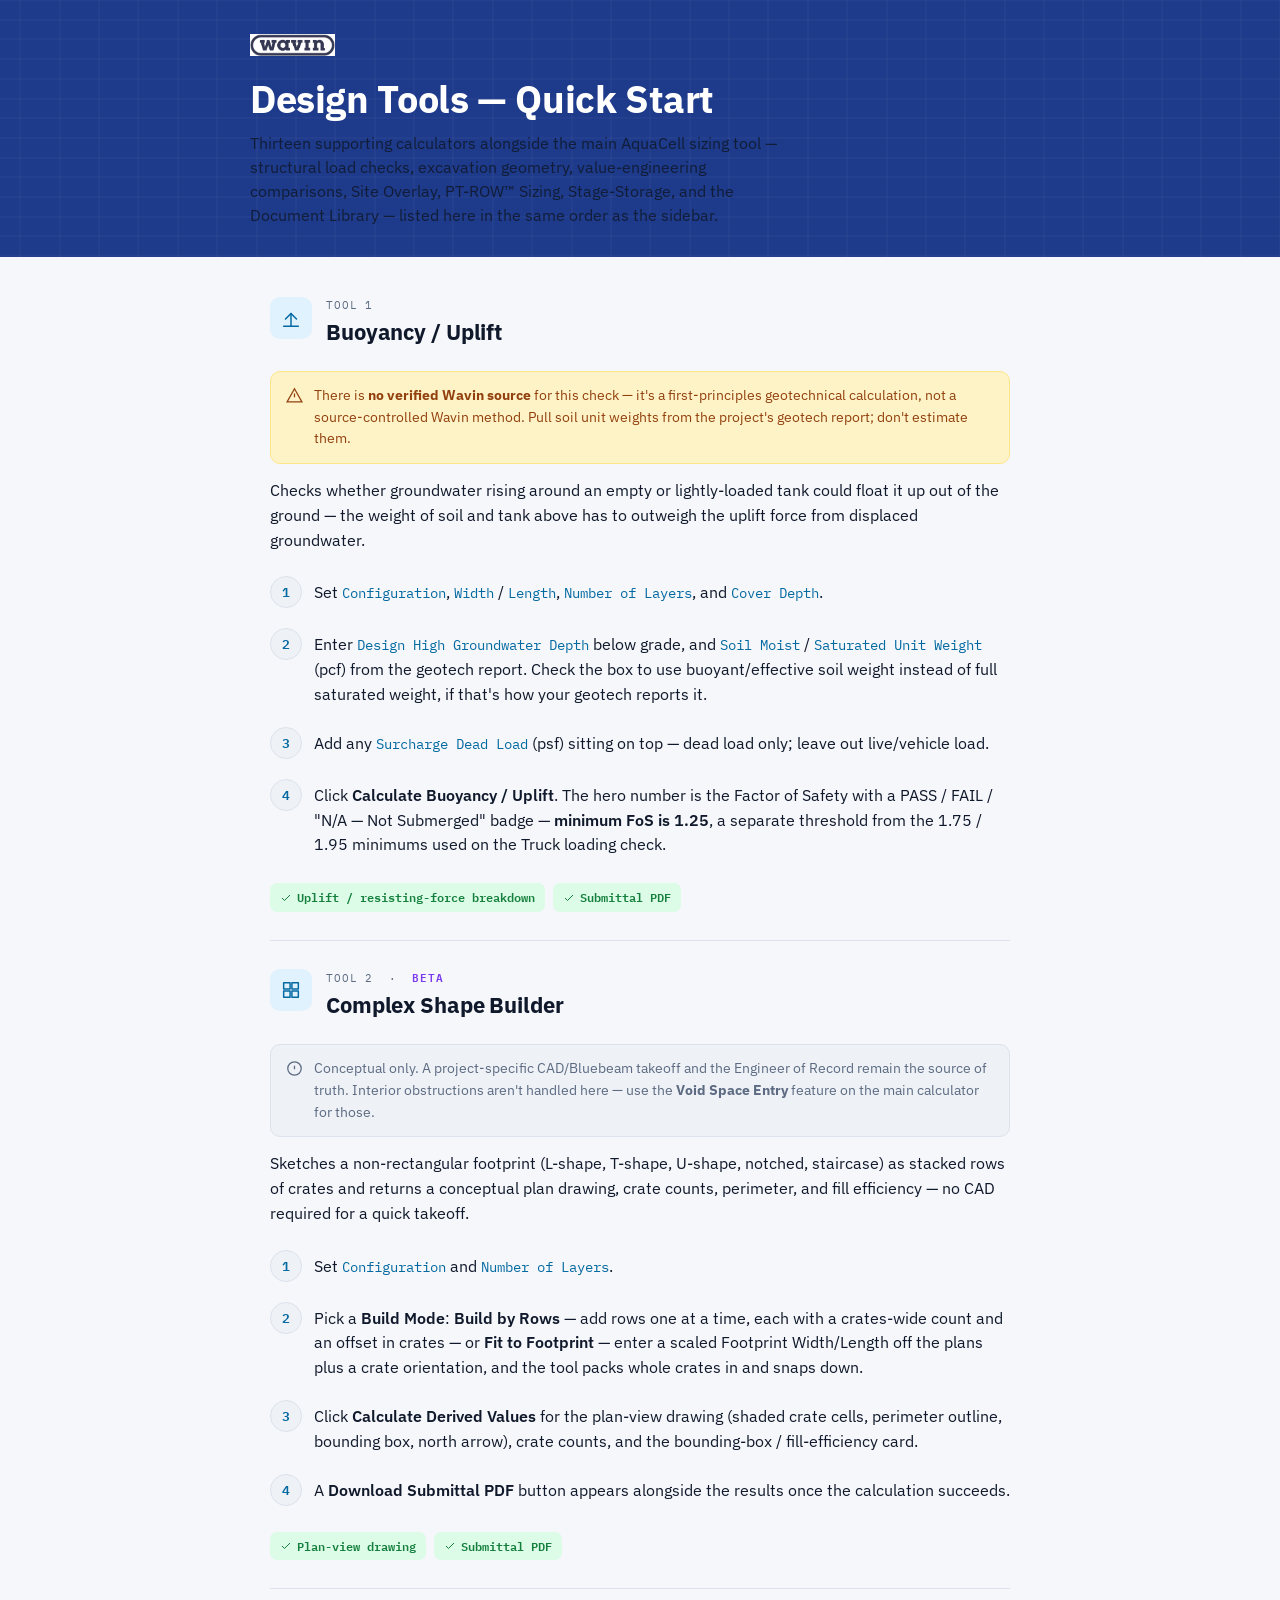
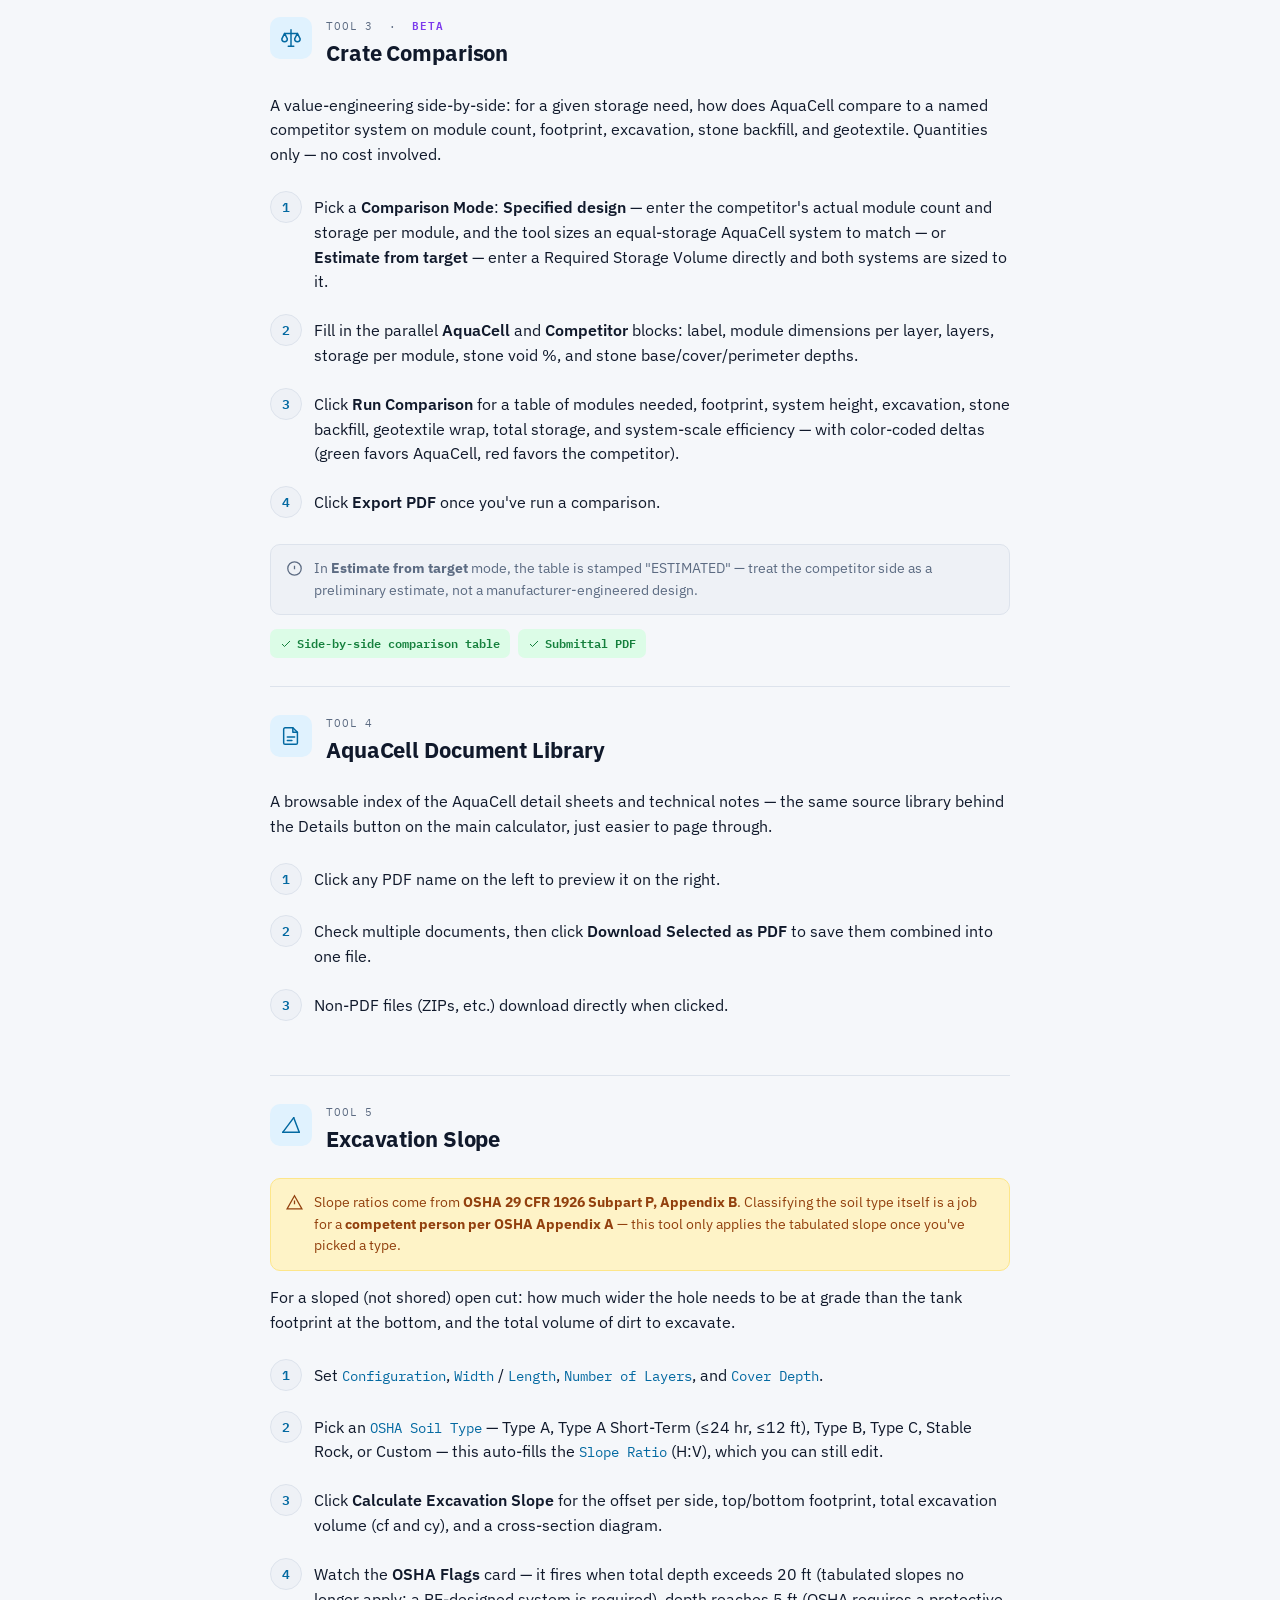
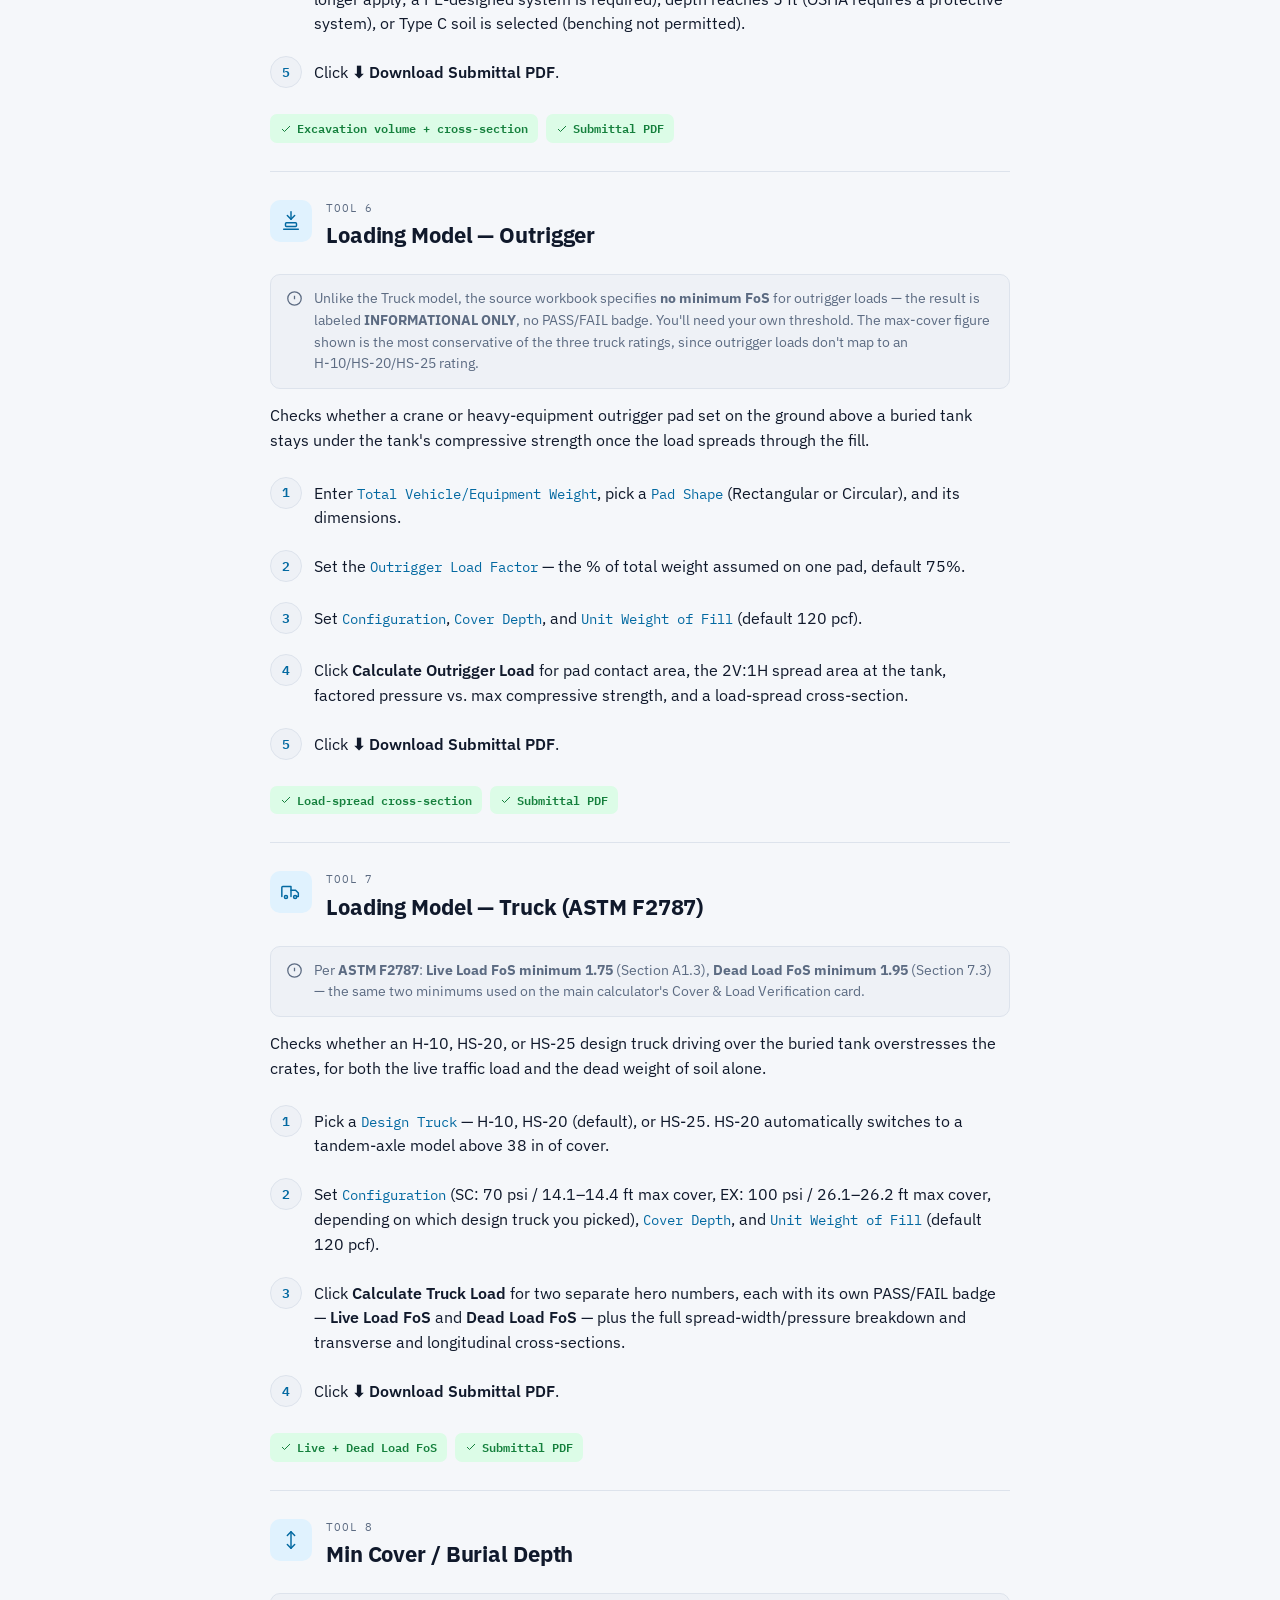
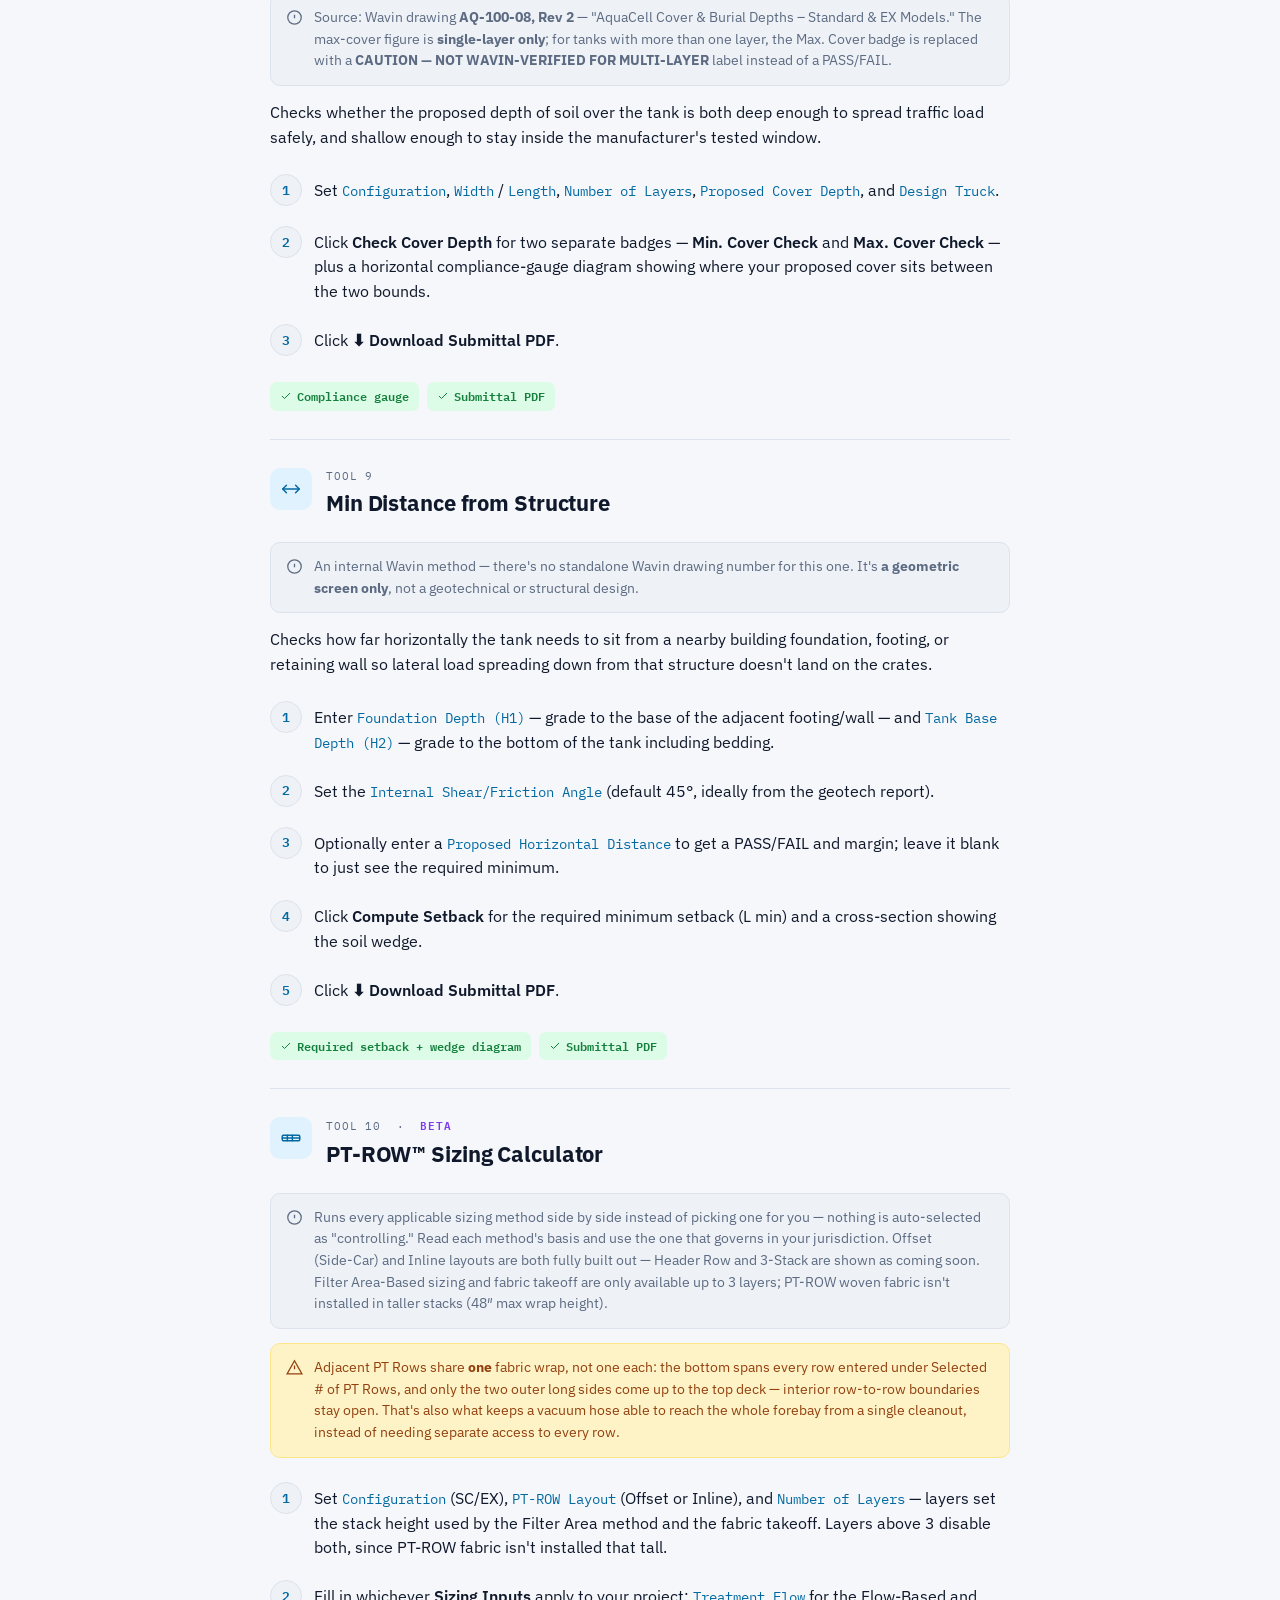
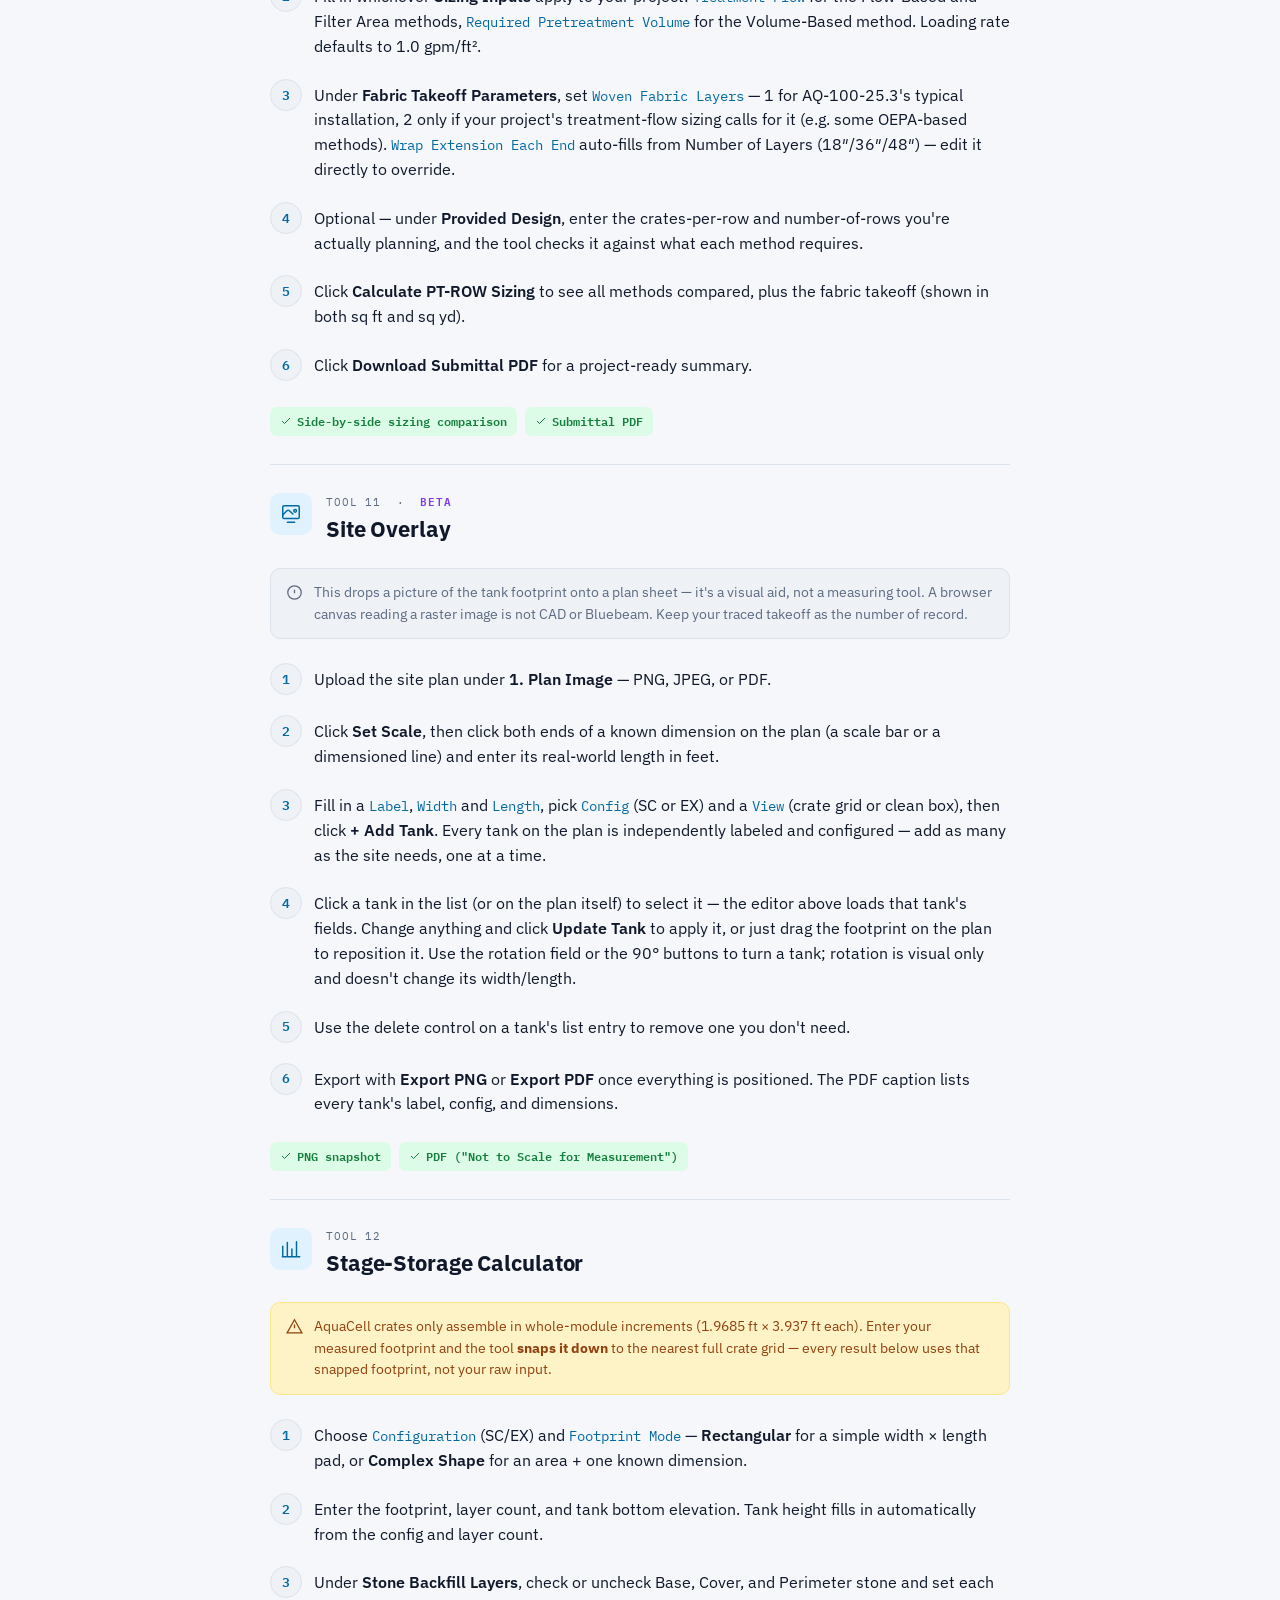
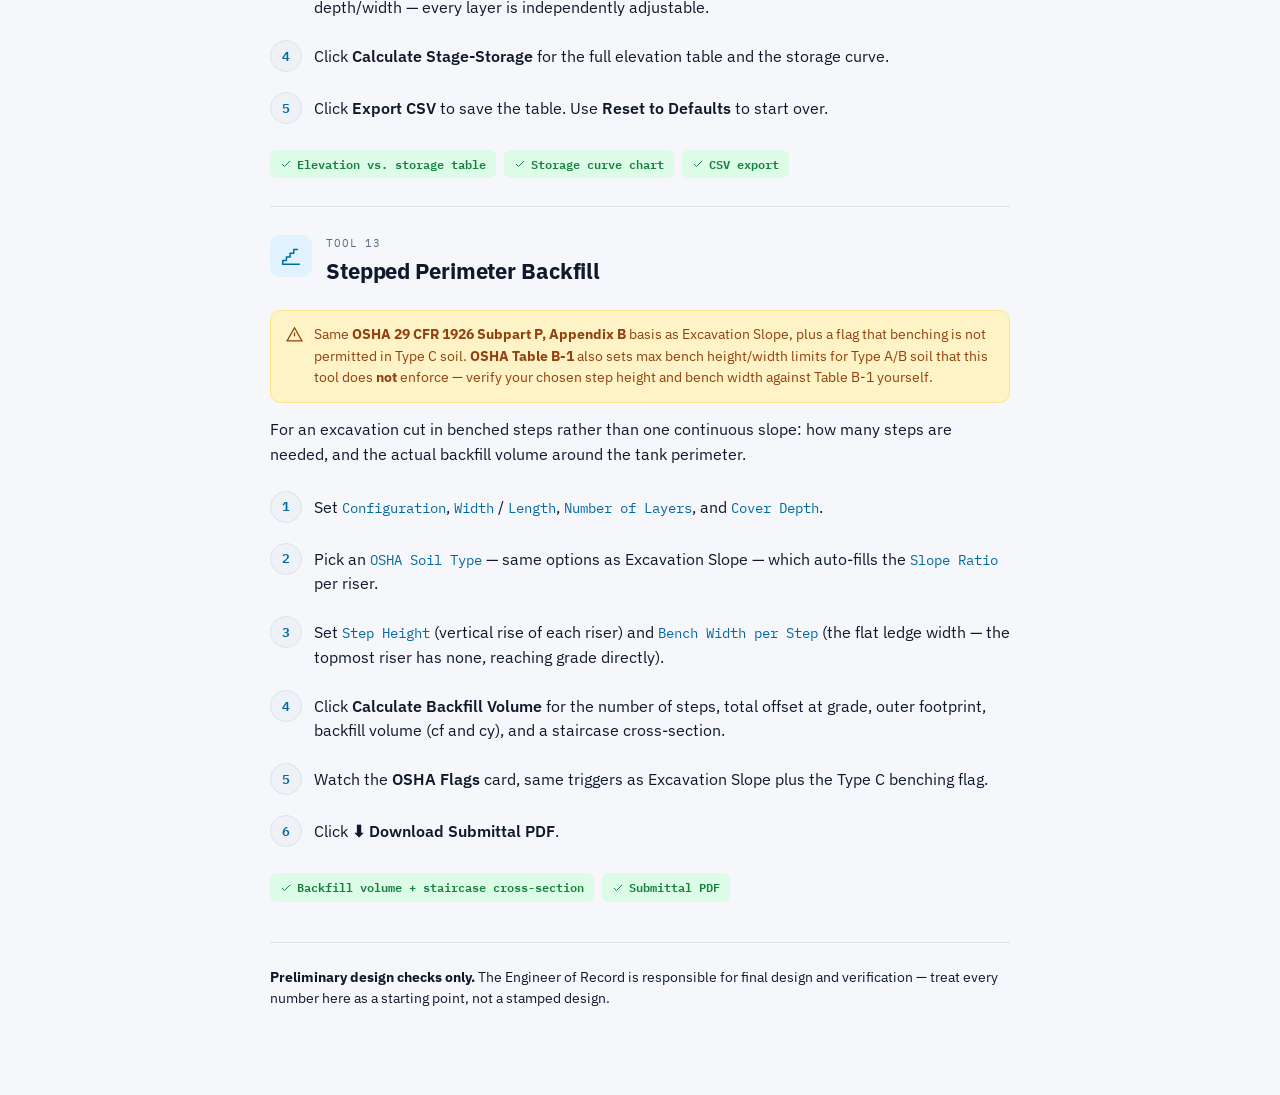
<file: static/guides/design_tools_guide.html>
<!doctype html><html><head><meta charset=utf8><meta name=viewport content="width=device-width,initial-scale=1"><style>:root{color-scheme:light}body{margin:0;padding:0;font:14px -apple-system,BlinkMacSystemFont,sans-serif;background:#faf9f5;color:#141413}img{max-width:100%}[hidden]:not([hidden=until-found]){display:none!important}</style><title>Design Tools Quick Start</title></head><body>
<style>
  @import url('https://fonts.googleapis.com/css2?family=IBM+Plex+Sans:wght@400;500;600;700&family=IBM+Plex+Mono:wght@500;600&display=swap');

  :root {
    --bg: #f5f7fa;
    --surface: #ffffff;
    --surface-2: #eef1f6;
    --text: #10192b;
    --text-muted: #5c6b82;
    --border: #dde3ec;
    --accent: #1e3a8a;
    --accent-ink: #ffffff;
    --accent-2: #0369a1;
    --accent-2-soft: #e0f2fe;
    --beta: #7c3aed;
    --beta-soft: #ede9fe;
    --success: #15803d;
    --success-soft: #dcfce7;
    --caution-bg: #fef3c7;
    --caution-text: #92400e;
    --caution-border: #fde68a;
    --shadow: 0 1px 2px rgba(16, 25, 43, 0.04), 0 8px 24px rgba(16, 25, 43, 0.06);
    --sans: 'IBM Plex Sans', -apple-system, BlinkMacSystemFont, 'Segoe UI', Arial, sans-serif;
    --mono: 'IBM Plex Mono', ui-monospace, 'SF Mono', Consolas, monospace;
  }

  @media (prefers-color-scheme: dark) {
    :root:not([data-theme="light"]) {
      --bg: #0f172a;
      --surface: #131f33;
      --surface-2: #1b2a44;
      --text: #e7ecf5;
      --text-muted: #93a2b9;
      --border: #253656;
      --accent: #60a5fa;
      --accent-ink: #0b1220;
      --accent-2: #38bdf8;
      --accent-2-soft: #123249;
      --beta: #c4b5fd;
      --beta-soft: #2c2350;
      --success: #34d399;
      --success-soft: #103826;
      --caution-bg: #3a2a12;
      --caution-text: #fbbf24;
      --caution-border: #5b4319;
      --shadow: 0 1px 2px rgba(0, 0, 0, 0.3), 0 12px 28px rgba(0, 0, 0, 0.35);
    }
  }

  :root[data-theme="dark"] {
    --bg: #0f172a;
    --surface: #131f33;
    --surface-2: #1b2a44;
    --text: #e7ecf5;
    --text-muted: #93a2b9;
    --border: #253656;
    --accent: #60a5fa;
    --accent-ink: #0b1220;
    --accent-2: #38bdf8;
    --accent-2-soft: #123249;
    --beta: #c4b5fd;
    --beta-soft: #2c2350;
    --success: #34d399;
    --success-soft: #103826;
    --caution-bg: #3a2a12;
    --caution-text: #fbbf24;
    --caution-border: #5b4319;
    --shadow: 0 1px 2px rgba(0, 0, 0, 0.3), 0 12px 28px rgba(0, 0, 0, 0.35);
  }

  * { box-sizing: border-box; }

  body {
    margin: 0;
    background: var(--bg);
    color: var(--text);
    font-family: var(--sans);
    font-size: 16px;
    line-height: 1.55;
    -webkit-font-smoothing: antialiased;
  }

  .page {
    max-width: 780px;
    margin: 0 auto;
    padding: 0 20px 72px;
  }

  /* ── Header band ── */
  .masthead {
    background: var(--accent);
    color: var(--accent-ink);
    margin: 0 -20px 40px;
    padding: 34px 20px 30px;
    position: relative;
    overflow: hidden;
  }
  .masthead::before {
    content: '';
    position: absolute;
    inset: 0;
    background-image: repeating-linear-gradient(
      90deg,
      rgba(255,255,255,0.055) 0 2px,
      transparent 2px 39.37px
    ),
    repeating-linear-gradient(
      0deg,
      rgba(255,255,255,0.055) 0 2px,
      transparent 2px 19.685px
    );
    opacity: 0.5;
    pointer-events: none;
  }
  .masthead-inner {
    max-width: 780px;
    margin: 0 auto;
    position: relative;
  }
  .brand-row {
    display: flex;
    align-items: center;
    justify-content: space-between;
    gap: 16px;
    margin-bottom: 22px;
  }
  .logo-light, .logo-dark { height: 22px; display: block; }
  .logo-dark { display: none; }
  @media (prefers-color-scheme: dark) {
    :root:not([data-theme="light"]) .logo-light { display: none; }
    :root:not([data-theme="light"]) .logo-dark { display: block; }
  }
  :root[data-theme="dark"] .logo-light { display: none; }
  :root[data-theme="dark"] .logo-dark { display: block; }

  .beta-pill {
    font-family: var(--mono);
    font-size: 11px;
    font-weight: 600;
    letter-spacing: 0.06em;
    text-transform: uppercase;
    background: rgba(255,255,255,0.16);
    color: var(--accent-ink);
    padding: 4px 10px;
    border-radius: 100px;
    white-space: nowrap;
  }
  .masthead h1 {
    font-family: var(--sans);
    font-weight: 700;
    font-size: clamp(28px, 4.4vw, 38px);
    line-height: 1.12;
    letter-spacing: -0.01em;
    margin: 0 0 10px;
    text-wrap: balance;
  }
  .masthead p {
    margin: 0;
    max-width: 54ch;
    font-size: 15.5px;
    opacity: 0.86;
  }

  /* ── Type ── */
  h2 {
    font-family: var(--sans);
    font-weight: 700;
    font-size: 22px;
    letter-spacing: -0.005em;
    margin: 0 0 4px;
    text-wrap: balance;
  }
  h3 {
    font-family: var(--sans);
    font-weight: 600;
    font-size: 15px;
    margin: 22px 0 8px;
  }
  p { margin: 0 0 14px; color: var(--text); }
  .lede {
    font-size: 16.5px;
    color: var(--text-muted);
    max-width: 62ch;
    margin: 0 0 36px;
  }
  .lede strong { color: var(--text); font-weight: 600; }

  code, .kbd {
    font-family: var(--mono);
    font-size: 0.88em;
    background: var(--surface-2);
    border: 1px solid var(--border);
    padding: 1px 6px;
    border-radius: 5px;
    color: var(--text);
    white-space: nowrap;
  }

  /* ── Section intro row ── */
  .section-head {
    display: flex;
    align-items: flex-start;
    gap: 14px;
    margin-bottom: 18px;
  }
  .section-icon {
    flex: 0 0 auto;
    width: 42px;
    height: 42px;
    border-radius: 10px;
    background: var(--accent-2-soft);
    display: flex;
    align-items: center;
    justify-content: center;
    color: var(--accent-2);
  }
  .section-icon svg { width: 22px; height: 22px; }
  .section-tag {
    font-family: var(--mono);
    font-size: 10.5px;
    letter-spacing: 0.08em;
    text-transform: uppercase;
    color: var(--text-muted);
    margin: 0 0 2px;
  }
  .section-tag .beta-tag {
    color: var(--beta);
    font-weight: 600;
  }

  /* ── Tool section wrapper ── */
  .tool {
    padding: 28px 0;
    border-top: 1px solid var(--border);
  }
  .tool:first-of-type { border-top: none; padding-top: 0; }

  /* ── Steps ── */
  .steps {
    list-style: none;
    margin: 0 0 16px;
    padding: 0;
    counter-reset: step;
  }
  .steps > li {
    counter-increment: step;
    display: grid;
    grid-template-columns: 30px 1fr;
    gap: 14px;
    padding: 10px 0;
  }
  .steps > li::before {
    content: counter(step);
    font-family: var(--mono);
    font-weight: 600;
    font-size: 13px;
    width: 30px;
    height: 30px;
    border-radius: 50%;
    background: var(--surface-2);
    color: var(--accent-2);
    border: 1px solid var(--border);
    display: flex;
    align-items: center;
    justify-content: center;
  }
  .steps > li > div { padding-top: 4px; }
  .steps > li b { font-weight: 600; }
  .steps .field {
    font-family: var(--mono);
    font-size: 0.86em;
    color: var(--accent-2);
  }

  /* ── Callouts ── */
  .callout {
    display: flex;
    gap: 11px;
    padding: 13px 15px;
    border-radius: 10px;
    font-size: 14px;
    margin: 14px 0;
    border: 1px solid var(--border);
  }
  .callout svg { flex: 0 0 auto; width: 17px; height: 17px; margin-top: 2px; }
  .callout p { margin: 0; }
  .callout p + p { margin-top: 6px; }
  .callout.caution {
    background: var(--caution-bg);
    border-color: var(--caution-border);
    color: var(--caution-text);
  }
  .callout.caution p { color: var(--caution-text); }
  .callout.note {
    background: var(--surface-2);
    color: var(--text-muted);
  }
  .callout.note p { color: var(--text-muted); }

  /* ── Output chip row (what you get at the end) ── */
  .outputs {
    display: flex;
    flex-wrap: wrap;
    gap: 8px;
    margin-top: 4px;
  }
  .chip {
    font-family: var(--mono);
    font-size: 12px;
    padding: 5px 10px;
    border-radius: 7px;
    background: var(--success-soft);
    color: var(--success);
    font-weight: 600;
    display: inline-flex;
    align-items: center;
    gap: 5px;
  }
  .chip svg { width: 12px; height: 12px; }

  /* ── Footer ── */
  .footer {
    margin-top: 12px;
    padding-top: 24px;
    border-top: 1px solid var(--border);
    color: var(--text-muted);
    font-size: 13.5px;
  }
  .footer strong { color: var(--text); }

  @media (max-width: 560px) {
    .steps > li { grid-template-columns: 26px 1fr; }
  }
</style>

<div class="masthead">
  <div class="masthead-inner">
    <div class="brand-row">
      <img class="logo-light" src="[data-uri]" alt="Wavin">
      <img class="logo-dark" src="[data-uri]" alt="Wavin">
    </div>
    <h1>Design Tools — Quick Start</h1>
    <p>Thirteen supporting calculators alongside the main AquaCell sizing tool — structural load checks,
    excavation geometry, value-engineering comparisons, Site Overlay, PT&#8288;-&#8288;ROW™ Sizing,
    Stage&#8288;-&#8288;Storage, and the Document Library — listed here in the same order as the sidebar.</p>
  </div>
</div>
<div class="page">

  <!-- ══ BUOYANCY / UPLIFT ══ -->
  <div class="tool">
    <div class="section-head">
      <div class="section-icon">
        <svg viewBox="0 0 24 24" fill="none" stroke="currentColor" stroke-width="1.6" stroke-linecap="round" stroke-linejoin="round"><path d="M12 21V7"/><path d="M6 13l6-6 6 6"/><path d="M4 21h16"/></svg>
      </div>
      <div>
        <div class="section-tag">Tool 1</div>
        <h2>Buoyancy / Uplift</h2>
      </div>
    </div>

    <div class="callout caution">
      <svg viewBox="0 0 24 24" fill="none" stroke="currentColor" stroke-width="1.8"><path d="M12 2.5 22.5 21H1.5L12 2.5z"/><path d="M12 9v5.5M12 18h.01"/></svg>
      <p>There is <b>no verified Wavin source</b> for this check — it's a first-principles geotechnical
      calculation, not a source-controlled Wavin method. Pull soil unit weights from the project's geotech
      report; don't estimate them.</p>
    </div>

    <p>Checks whether groundwater rising around an empty or lightly-loaded tank could float it up out of the
    ground — the weight of soil and tank above has to outweigh the uplift force from displaced
    groundwater.</p>

    <ol class="steps">
      <li><div>Set <span class="field">Configuration</span>, <span class="field">Width</span> /
        <span class="field">Length</span>, <span class="field">Number of Layers</span>, and
        <span class="field">Cover Depth</span>.</div></li>
      <li><div>Enter <span class="field">Design High Groundwater Depth</span> below grade, and
        <span class="field">Soil Moist</span> / <span class="field">Saturated Unit Weight</span> (pcf) from
        the geotech report. Check the box to use buoyant/effective soil weight instead of full saturated
        weight, if that's how your geotech reports it.</div></li>
      <li><div>Add any <span class="field">Surcharge Dead Load</span> (psf) sitting on top — dead load only;
        leave out live/vehicle load.</div></li>
      <li><div>Click <b>Calculate Buoyancy / Uplift</b>. The hero number is the Factor of Safety with a
        PASS / FAIL / "N/A — Not Submerged" badge — <b>minimum FoS is 1.25</b>, a separate threshold from the
        1.75 / 1.95 minimums used on the Truck loading check.</div></li>
    </ol>

    <div class="outputs">
      <span class="chip"><svg viewBox="0 0 24 24" fill="none" stroke="currentColor" stroke-width="2"><path d="M20 6L9 17l-5-5"/></svg>Uplift / resisting-force breakdown</span>
      <span class="chip"><svg viewBox="0 0 24 24" fill="none" stroke="currentColor" stroke-width="2"><path d="M20 6L9 17l-5-5"/></svg>Submittal PDF</span>
    </div>
  </div>

  <!-- ══ COMPLEX SHAPE BUILDER ══ -->
  <div class="tool">
    <div class="section-head">
      <div class="section-icon">
        <svg viewBox="0 0 24 24" fill="none" stroke="currentColor" stroke-width="1.6" stroke-linecap="round" stroke-linejoin="round"><rect x="4" y="4" width="7" height="7"/><rect x="13" y="4" width="7" height="7"/><rect x="4" y="13" width="7" height="7"/><rect x="13" y="13" width="7" height="7"/></svg>
      </div>
      <div>
        <div class="section-tag">Tool 2 &nbsp;·&nbsp; <span class="beta-tag">Beta</span></div>
        <h2>Complex Shape Builder</h2>
      </div>
    </div>

    <div class="callout note">
      <svg viewBox="0 0 24 24" fill="none" stroke="currentColor" stroke-width="1.8"><circle cx="12" cy="12" r="9.5"/><path d="M12 8v5M12 16h.01"/></svg>
      <p>Conceptual only. A project-specific CAD/Bluebeam takeoff and the Engineer of Record remain the
      source of truth. Interior obstructions aren't handled here — use the <b>Void Space Entry</b> feature
      on the main calculator for those.</p>
    </div>

    <p>Sketches a non-rectangular footprint (L-shape, T-shape, U-shape, notched, staircase) as stacked rows
    of crates and returns a conceptual plan drawing, crate counts, perimeter, and fill efficiency — no
    CAD required for a quick takeoff.</p>

    <ol class="steps">
      <li><div>Set <span class="field">Configuration</span> and <span class="field">Number of
        Layers</span>.</div></li>
      <li><div>Pick a <b>Build Mode</b>: <b>Build by Rows</b> — add rows one at a time, each with a
        crates-wide count and an offset in crates — or <b>Fit to Footprint</b> — enter a scaled Footprint
        Width/Length off the plans plus a crate orientation, and the tool packs whole crates in and snaps
        down.</div></li>
      <li><div>Click <b>Calculate Derived Values</b> for the plan-view drawing (shaded crate cells,
        perimeter outline, bounding box, north arrow), crate counts, and the bounding-box / fill-efficiency
        card.</div></li>
      <li><div>A <b>Download Submittal PDF</b> button appears alongside the results once the calculation
        succeeds.</div></li>
    </ol>

    <div class="outputs">
      <span class="chip"><svg viewBox="0 0 24 24" fill="none" stroke="currentColor" stroke-width="2"><path d="M20 6L9 17l-5-5"/></svg>Plan-view drawing</span>
      <span class="chip"><svg viewBox="0 0 24 24" fill="none" stroke="currentColor" stroke-width="2"><path d="M20 6L9 17l-5-5"/></svg>Submittal PDF</span>
    </div>
  </div>

  <!-- ══ CRATE COMPARISON ══ -->
  <div class="tool">
    <div class="section-head">
      <div class="section-icon">
        <svg viewBox="0 0 24 24" fill="none" stroke="currentColor" stroke-width="1.6" stroke-linecap="round" stroke-linejoin="round"><path d="M12 3v18"/><path d="M5 7l-3 6a3 3 0 0 0 6 0z"/><path d="M19 7l-3 6a3 3 0 0 0 6 0z"/><path d="M5 7h14"/><path d="M9 21h6"/></svg>
      </div>
      <div>
        <div class="section-tag">Tool 3 &nbsp;·&nbsp; <span class="beta-tag">Beta</span></div>
        <h2>Crate Comparison</h2>
      </div>
    </div>

    <p>A value-engineering side-by-side: for a given storage need, how does AquaCell compare to a named
    competitor system on module count, footprint, excavation, stone backfill, and geotextile. Quantities
    only — no cost involved.</p>

    <ol class="steps">
      <li><div>Pick a <b>Comparison Mode</b>: <b>Specified design</b> — enter the competitor's actual module
        count and storage per module, and the tool sizes an equal-storage AquaCell system to match — or
        <b>Estimate from target</b> — enter a Required Storage Volume directly and both systems are sized to
        it.</div></li>
      <li><div>Fill in the parallel <b>AquaCell</b> and <b>Competitor</b> blocks: label, module dimensions
        per layer, layers, storage per module, stone void %, and stone base/cover/perimeter
        depths.</div></li>
      <li><div>Click <b>Run Comparison</b> for a table of modules needed, footprint, system height,
        excavation, stone backfill, geotextile wrap, total storage, and system-scale efficiency — with
        color-coded deltas (green favors AquaCell, red favors the competitor).</div></li>
      <li><div>Click <b>Export PDF</b> once you've run a comparison.</div></li>
    </ol>

    <div class="callout note">
      <svg viewBox="0 0 24 24" fill="none" stroke="currentColor" stroke-width="1.8"><circle cx="12" cy="12" r="9.5"/><path d="M12 8v5M12 16h.01"/></svg>
      <p>In <b>Estimate from target</b> mode, the table is stamped "ESTIMATED" — treat the competitor side as
      a preliminary estimate, not a manufacturer-engineered design.</p>
    </div>

    <div class="outputs">
      <span class="chip"><svg viewBox="0 0 24 24" fill="none" stroke="currentColor" stroke-width="2"><path d="M20 6L9 17l-5-5"/></svg>Side-by-side comparison table</span>
      <span class="chip"><svg viewBox="0 0 24 24" fill="none" stroke="currentColor" stroke-width="2"><path d="M20 6L9 17l-5-5"/></svg>Submittal PDF</span>
    </div>
  </div>

<!-- ══ DOCUMENT LIBRARY ══ -->
  <div class="tool">
    <div class="section-head">
      <div class="section-icon">
        <svg viewBox="0 0 24 24" fill="none" stroke="currentColor" stroke-width="1.6" stroke-linecap="round" stroke-linejoin="round"><path d="M4 4.5A1.5 1.5 0 0 1 5.5 3H14l5 5v11.5A1.5 1.5 0 0 1 17.5 21h-12A1.5 1.5 0 0 1 4 19.5v-15z"/><path d="M14 3v5h5M8 13h8M8 17h5"/></svg>
      </div>
      <div>
        <div class="section-tag">Tool 4</div>
        <h2>AquaCell Document Library</h2>
      </div>
    </div>

    <p>A browsable index of the AquaCell detail sheets and technical notes — the same source library behind
    the Details button on the main calculator, just easier to page through.</p>

    <ol class="steps">
      <li><div>Click any PDF name on the left to preview it on the right.</div></li>
      <li><div>Check multiple documents, then click <b>Download Selected as PDF</b> to save them combined
        into one file.</div></li>
      <li><div>Non&#8288;-&#8288;PDF files (ZIPs, etc.) download directly when clicked.</div></li>
    </ol>
  </div>

    <!-- ══ EXCAVATION SLOPE ══ -->
  <div class="tool">
    <div class="section-head">
      <div class="section-icon">
        <svg viewBox="0 0 24 24" fill="none" stroke="currentColor" stroke-width="1.6" stroke-linecap="round" stroke-linejoin="round"><path d="M3 20h18"/><path d="M3 20 15 4"/><path d="M15 4 21 20"/></svg>
      </div>
      <div>
        <div class="section-tag">Tool 5</div>
        <h2>Excavation Slope</h2>
      </div>
    </div>

    <div class="callout caution">
      <svg viewBox="0 0 24 24" fill="none" stroke="currentColor" stroke-width="1.8"><path d="M12 2.5 22.5 21H1.5L12 2.5z"/><path d="M12 9v5.5M12 18h.01"/></svg>
      <p>Slope ratios come from <b>OSHA 29 CFR 1926 Subpart P, Appendix B</b>. Classifying the soil type
      itself is a job for a <b>competent person per OSHA Appendix A</b> — this tool only applies the
      tabulated slope once you've picked a type.</p>
    </div>

    <p>For a sloped (not shored) open cut: how much wider the hole needs to be at grade than the tank
    footprint at the bottom, and the total volume of dirt to excavate.</p>

    <ol class="steps">
      <li><div>Set <span class="field">Configuration</span>, <span class="field">Width</span> /
        <span class="field">Length</span>, <span class="field">Number of Layers</span>, and
        <span class="field">Cover Depth</span>.</div></li>
      <li><div>Pick an <span class="field">OSHA Soil Type</span> — Type A, Type A Short-Term (≤24 hr,
        ≤12 ft), Type B, Type C, Stable Rock, or Custom — this auto-fills the <span class="field">Slope
        Ratio</span> (H:V), which you can still edit.</div></li>
      <li><div>Click <b>Calculate Excavation Slope</b> for the offset per side, top/bottom footprint, total
        excavation volume (cf and cy), and a cross-section diagram.</div></li>
      <li><div>Watch the <b>OSHA Flags</b> card — it fires when total depth exceeds 20 ft (tabulated slopes
        no longer apply; a PE-designed system is required), depth reaches 5 ft (OSHA requires a protective
        system), or Type C soil is selected (benching not permitted).</div></li>
      <li><div>Click <b>⬇ Download Submittal PDF</b>.</div></li>
    </ol>

    <div class="outputs">
      <span class="chip"><svg viewBox="0 0 24 24" fill="none" stroke="currentColor" stroke-width="2"><path d="M20 6L9 17l-5-5"/></svg>Excavation volume + cross-section</span>
      <span class="chip"><svg viewBox="0 0 24 24" fill="none" stroke="currentColor" stroke-width="2"><path d="M20 6L9 17l-5-5"/></svg>Submittal PDF</span>
    </div>
  </div>

  <!-- ══ LOADING MODEL — OUTRIGGER ══ -->
  <div class="tool">
    <div class="section-head">
      <div class="section-icon">
        <svg viewBox="0 0 24 24" fill="none" stroke="currentColor" stroke-width="1.6" stroke-linecap="round" stroke-linejoin="round"><path d="M12 2v8"/><path d="M8 6l4 4 4-4"/><rect x="6" y="14" width="12" height="4" rx="1"/><path d="M4 21h16"/></svg>
      </div>
      <div>
        <div class="section-tag">Tool 6</div>
        <h2>Loading Model — Outrigger</h2>
      </div>
    </div>

    <div class="callout note">
      <svg viewBox="0 0 24 24" fill="none" stroke="currentColor" stroke-width="1.8"><circle cx="12" cy="12" r="9.5"/><path d="M12 8v5M12 16h.01"/></svg>
      <p>Unlike the Truck model, the source workbook specifies <b>no minimum FoS</b> for outrigger loads —
      the result is labeled <b>INFORMATIONAL ONLY</b>, no PASS/FAIL badge. You'll need your own threshold.
      The max-cover figure shown is the most conservative of the three truck ratings, since outrigger loads
      don't map to an H&#8288;-&#8288;10/HS&#8288;-&#8288;20/HS&#8288;-&#8288;25 rating.</p>
    </div>

    <p>Checks whether a crane or heavy-equipment outrigger pad set on the ground above a buried tank stays
    under the tank's compressive strength once the load spreads through the fill.</p>

    <ol class="steps">
      <li><div>Enter <span class="field">Total Vehicle/Equipment Weight</span>, pick a
        <span class="field">Pad Shape</span> (Rectangular or Circular), and its dimensions.</div></li>
      <li><div>Set the <span class="field">Outrigger Load Factor</span> — the % of total weight assumed on
        one pad, default 75%.</div></li>
      <li><div>Set <span class="field">Configuration</span>, <span class="field">Cover Depth</span>, and
        <span class="field">Unit Weight of Fill</span> (default 120 pcf).</div></li>
      <li><div>Click <b>Calculate Outrigger Load</b> for pad contact area, the 2V:1H spread area at the
        tank, factored pressure vs. max compressive strength, and a load-spread cross-section.</div></li>
      <li><div>Click <b>⬇ Download Submittal PDF</b>.</div></li>
    </ol>

    <div class="outputs">
      <span class="chip"><svg viewBox="0 0 24 24" fill="none" stroke="currentColor" stroke-width="2"><path d="M20 6L9 17l-5-5"/></svg>Load-spread cross-section</span>
      <span class="chip"><svg viewBox="0 0 24 24" fill="none" stroke="currentColor" stroke-width="2"><path d="M20 6L9 17l-5-5"/></svg>Submittal PDF</span>
    </div>
  </div>

  <!-- ══ LOADING MODEL — TRUCK ══ -->
  <div class="tool">
    <div class="section-head">
      <div class="section-icon">
        <svg viewBox="0 0 24 24" fill="none" stroke="currentColor" stroke-width="1.6" stroke-linecap="round" stroke-linejoin="round"><path d="M2 17V7a1 1 0 0 1 1-1h9v11"/><path d="M12 10h5l3 3v4h-2"/><circle cx="6.5" cy="17.5" r="1.7"/><circle cx="16.5" cy="17.5" r="1.7"/></svg>
      </div>
      <div>
        <div class="section-tag">Tool 7</div>
        <h2>Loading Model — Truck (ASTM F2787)</h2>
      </div>
    </div>

    <div class="callout note">
      <svg viewBox="0 0 24 24" fill="none" stroke="currentColor" stroke-width="1.8"><circle cx="12" cy="12" r="9.5"/><path d="M12 8v5M12 16h.01"/></svg>
      <p>Per <b>ASTM F2787</b>: <b>Live Load FoS minimum 1.75</b> (Section A1.3), <b>Dead Load FoS minimum
      1.95</b> (Section 7.3) — the same two minimums used on the main calculator's Cover &amp; Load
      Verification card.</p>
    </div>

    <p>Checks whether an H&#8288;-&#8288;10, HS&#8288;-&#8288;20, or HS&#8288;-&#8288;25 design truck driving over the
    buried tank overstresses the crates, for both the live traffic load and the dead weight of soil
    alone.</p>

    <ol class="steps">
      <li><div>Pick a <span class="field">Design Truck</span> — H&#8288;-&#8288;10, HS&#8288;-&#8288;20 (default),
        or HS&#8288;-&#8288;25. HS&#8288;-&#8288;20 automatically switches to a tandem-axle model above 38 in of
        cover.</div></li>
      <li><div>Set <span class="field">Configuration</span> (SC: 70 psi / 14.1&ndash;14.4 ft max cover, EX:
        100 psi / 26.1&ndash;26.2 ft max cover, depending on which design truck you picked),
        <span class="field">Cover Depth</span>, and <span class="field">Unit Weight of
        Fill</span> (default 120 pcf).</div></li>
      <li><div>Click <b>Calculate Truck Load</b> for two separate hero numbers, each with its own PASS/FAIL
        badge — <b>Live Load FoS</b> and <b>Dead Load FoS</b> — plus the full spread-width/pressure
        breakdown and transverse and longitudinal cross-sections.</div></li>
      <li><div>Click <b>⬇ Download Submittal PDF</b>.</div></li>
    </ol>

    <div class="outputs">
      <span class="chip"><svg viewBox="0 0 24 24" fill="none" stroke="currentColor" stroke-width="2"><path d="M20 6L9 17l-5-5"/></svg>Live + Dead Load FoS</span>
      <span class="chip"><svg viewBox="0 0 24 24" fill="none" stroke="currentColor" stroke-width="2"><path d="M20 6L9 17l-5-5"/></svg>Submittal PDF</span>
    </div>
  </div>

  <!-- ══ MIN COVER / BURIAL DEPTH ══ -->
  <div class="tool">
    <div class="section-head">
      <div class="section-icon">
        <svg viewBox="0 0 24 24" fill="none" stroke="currentColor" stroke-width="1.6" stroke-linecap="round" stroke-linejoin="round"><path d="M12 3v18"/><path d="M8 7l4-4 4 4"/><path d="M8 17l4 4 4-4"/></svg>
      </div>
      <div>
        <div class="section-tag">Tool 8</div>
        <h2>Min Cover / Burial Depth</h2>
      </div>
    </div>

    <div class="callout note">
      <svg viewBox="0 0 24 24" fill="none" stroke="currentColor" stroke-width="1.8"><circle cx="12" cy="12" r="9.5"/><path d="M12 8v5M12 16h.01"/></svg>
      <p>Source: Wavin drawing <b>AQ&#8288;-&#8288;100&#8288;-&#8288;08, Rev 2</b> — "AquaCell Cover &amp; Burial
      Depths – Standard &amp; EX Models." The max-cover figure is <b>single-layer only</b>; for tanks with
      more than one layer, the Max. Cover badge is replaced with a <b>CAUTION — NOT WAVIN-VERIFIED FOR
      MULTI-LAYER</b> label instead of a PASS/FAIL.</p>
    </div>

    <p>Checks whether the proposed depth of soil over the tank is both deep enough to spread traffic load
    safely, and shallow enough to stay inside the manufacturer's tested window.</p>

    <ol class="steps">
      <li><div>Set <span class="field">Configuration</span>, <span class="field">Width</span> /
        <span class="field">Length</span>, <span class="field">Number of Layers</span>,
        <span class="field">Proposed Cover Depth</span>, and <span class="field">Design Truck</span>.</div></li>
      <li><div>Click <b>Check Cover Depth</b> for two separate badges — <b>Min. Cover Check</b> and
        <b>Max. Cover Check</b> — plus a horizontal compliance-gauge diagram showing where your proposed
        cover sits between the two bounds.</div></li>
      <li><div>Click <b>⬇ Download Submittal PDF</b>.</div></li>
    </ol>

    <div class="outputs">
      <span class="chip"><svg viewBox="0 0 24 24" fill="none" stroke="currentColor" stroke-width="2"><path d="M20 6L9 17l-5-5"/></svg>Compliance gauge</span>
      <span class="chip"><svg viewBox="0 0 24 24" fill="none" stroke="currentColor" stroke-width="2"><path d="M20 6L9 17l-5-5"/></svg>Submittal PDF</span>
    </div>
  </div>

  <!-- ══ MIN DISTANCE FROM STRUCTURE ══ -->
  <div class="tool">
    <div class="section-head">
      <div class="section-icon">
        <svg viewBox="0 0 24 24" fill="none" stroke="currentColor" stroke-width="1.6" stroke-linecap="round" stroke-linejoin="round"><path d="M3 12h18"/><path d="M7 8l-4 4 4 4"/><path d="M17 8l4 4-4 4"/></svg>
      </div>
      <div>
        <div class="section-tag">Tool 9</div>
        <h2>Min Distance from Structure</h2>
      </div>
    </div>

    <div class="callout note">
      <svg viewBox="0 0 24 24" fill="none" stroke="currentColor" stroke-width="1.8"><circle cx="12" cy="12" r="9.5"/><path d="M12 8v5M12 16h.01"/></svg>
      <p>An internal Wavin method — there's no standalone Wavin drawing number for this one. It's <b>a
      geometric screen only</b>, not a geotechnical or structural design.</p>
    </div>

    <p>Checks how far horizontally the tank needs to sit from a nearby building foundation, footing, or
    retaining wall so lateral load spreading down from that structure doesn't land on the crates.</p>

    <ol class="steps">
      <li><div>Enter <span class="field">Foundation Depth (H1)</span> — grade to the base of the adjacent
        footing/wall — and <span class="field">Tank Base Depth (H2)</span> — grade to the bottom of the tank
        including bedding.</div></li>
      <li><div>Set the <span class="field">Internal Shear/Friction Angle</span> (default 45°, ideally from
        the geotech report).</div></li>
      <li><div>Optionally enter a <span class="field">Proposed Horizontal Distance</span> to get a
        PASS/FAIL and margin; leave it blank to just see the required minimum.</div></li>
      <li><div>Click <b>Compute Setback</b> for the required minimum setback (L min) and a cross-section
        showing the soil wedge.</div></li>
      <li><div>Click <b>⬇ Download Submittal PDF</b>.</div></li>
    </ol>

    <div class="outputs">
      <span class="chip"><svg viewBox="0 0 24 24" fill="none" stroke="currentColor" stroke-width="2"><path d="M20 6L9 17l-5-5"/></svg>Required setback + wedge diagram</span>
      <span class="chip"><svg viewBox="0 0 24 24" fill="none" stroke="currentColor" stroke-width="2"><path d="M20 6L9 17l-5-5"/></svg>Submittal PDF</span>
    </div>
  </div>

<!-- ══ PT-ROW ══ -->
  <div class="tool">
    <div class="section-head">
      <div class="section-icon">
        <svg viewBox="0 0 24 24" fill="none" stroke="currentColor" stroke-width="1.6" stroke-linecap="round" stroke-linejoin="round"><rect x="2.5" y="9" width="19" height="6" rx="1"/><path d="M2.5 12h19M8 9v6M13.5 9v6"/></svg>
      </div>
      <div>
        <div class="section-tag">Tool 10 &nbsp;·&nbsp; <span class="beta-tag">Beta</span></div>
        <h2>PT&#8288;-&#8288;ROW™ Sizing Calculator</h2>
      </div>
    </div>

    <div class="callout note">
      <svg viewBox="0 0 24 24" fill="none" stroke="currentColor" stroke-width="1.8"><circle cx="12" cy="12" r="9.5"/><path d="M12 8v5M12 16h.01"/></svg>
      <p>Runs every applicable sizing method side by side instead of picking one for you — nothing is
      auto-selected as "controlling." Read each method's basis and use the one that governs in your
      jurisdiction. Offset (Side&#8288;-&#8288;Car) and Inline layouts are both fully built out — Header Row
      and 3&#8288;-&#8288;Stack are shown as coming soon. Filter Area&#8288;-&#8288;Based sizing and fabric
      takeoff are only available up to 3 layers; PT&#8288;-&#8288;ROW woven fabric isn't installed in taller
      stacks (48&#8243; max wrap height).</p>
    </div>

    <div class="callout caution">
      <svg viewBox="0 0 24 24" fill="none" stroke="currentColor" stroke-width="1.8"><path d="M12 2.5 22.5 21H1.5L12 2.5z"/><path d="M12 9v5.5M12 18h.01"/></svg>
      <p>Adjacent PT Rows share <b>one</b> fabric wrap, not one each: the bottom spans every row entered under
      <span class="field">Selected # of PT Rows</span>, and only the two outer long sides come up to the top
      deck — interior row&#8288;-&#8288;to&#8288;-&#8288;row boundaries stay open. That's also what keeps a
      vacuum hose able to reach the whole forebay from a single cleanout, instead of needing separate access
      to every row.</p>
    </div>

    <ol class="steps">
      <li><div>Set <span class="field">Configuration</span> (SC/EX), <span class="field">PT&#8288;-&#8288;ROW
        Layout</span> (Offset or Inline), and <span class="field">Number of Layers</span> — layers set the
        stack height used by the Filter Area method and the fabric takeoff. Layers above 3 disable both,
        since PT&#8288;-&#8288;ROW fabric isn't installed that tall.</div></li>
      <li><div>Fill in whichever <b>Sizing Inputs</b> apply to your project: <span class="field">Treatment
        Flow</span> for the Flow&#8288;-&#8288;Based and Filter Area methods, <span class="field">Required
        Pretreatment Volume</span> for the Volume&#8288;-&#8288;Based method. Loading rate defaults to 1.0
        gpm/ft².</div></li>
      <li><div>Under <b>Fabric Takeoff Parameters</b>, set <span class="field">Woven Fabric Layers</span> — 1
        for AQ&#8288;-&#8288;100&#8288;-&#8288;25.3's typical installation, 2 only if your project's
        treatment&#8288;-&#8288;flow sizing calls for it (e.g. some OEPA&#8288;-&#8288;based methods).
        <span class="field">Wrap Extension Each End</span> auto&#8288;-&#8288;fills from Number of Layers
        (18&#8243;/36&#8243;/48&#8243;) — edit it directly to override.</div></li>
      <li><div>Optional — under <b>Provided Design</b>, enter the crates-per-row and number-of-rows you're
        actually planning, and the tool checks it against what each method requires.</div></li>
      <li><div>Click <b>Calculate PT&#8288;-&#8288;ROW Sizing</b> to see all methods compared, plus the fabric
        takeoff (shown in both sq ft and sq yd).</div></li>
      <li><div>Click <b>Download Submittal PDF</b> for a project-ready summary.</div></li>
    </ol>

    <div class="outputs">
      <span class="chip"><svg viewBox="0 0 24 24" fill="none" stroke="currentColor" stroke-width="2"><path d="M20 6L9 17l-5-5"/></svg>Side-by-side sizing comparison</span>
      <span class="chip"><svg viewBox="0 0 24 24" fill="none" stroke="currentColor" stroke-width="2"><path d="M20 6L9 17l-5-5"/></svg>Submittal PDF</span>
    </div>
  </div>

  <!-- ══ SITE OVERLAY ══ -->
  <div class="tool">
    <div class="section-head">
      <div class="section-icon">
        <svg viewBox="0 0 24 24" fill="none" stroke="currentColor" stroke-width="1.6" stroke-linecap="round" stroke-linejoin="round"><rect x="3" y="3" width="18" height="14" rx="1.5"/><path d="M3 13l4.5-4.5a2 2 0 0 1 2.8 0L14 12"/><circle cx="16.5" cy="8.5" r="1.5"/><path d="M8 21h8"/></svg>
      </div>
      <div>
        <div class="section-tag">Tool 11 &nbsp;·&nbsp; <span class="beta-tag">Beta</span></div>
        <h2>Site Overlay</h2>
      </div>
    </div>

    <div class="callout note">
      <svg viewBox="0 0 24 24" fill="none" stroke="currentColor" stroke-width="1.8"><circle cx="12" cy="12" r="9.5"/><path d="M12 8v5M12 16h.01"/></svg>
      <p>This drops a picture of the tank footprint onto a plan sheet — it's a visual aid, not a measuring
      tool. A browser canvas reading a raster image is not CAD or Bluebeam. Keep your traced takeoff as the
      number of record.</p>
    </div>

    <ol class="steps">
      <li><div>Upload the site plan under <b>1. Plan Image</b> — PNG, JPEG, or PDF.</div></li>
      <li><div>Click <b>Set Scale</b>, then click both ends of a known dimension on the plan (a scale bar or
        a dimensioned line) and enter its real-world length in feet.</div></li>
      <li><div>Fill in a <span class="field">Label</span>, <span class="field">Width</span> and
        <span class="field">Length</span>, pick <span class="field">Config</span> (SC or EX) and a
        <span class="field">View</span> (crate grid or clean box), then click <b>+ Add Tank</b>. Every tank
        on the plan is independently labeled and configured — add as many as the site needs, one at a
        time.</div></li>
      <li><div>Click a tank in the list (or on the plan itself) to select it — the editor above loads that
        tank's fields. Change anything and click <b>Update Tank</b> to apply it, or just drag the footprint
        on the plan to reposition it. Use the rotation field or the 90° buttons to turn a tank; rotation is
        visual only and doesn't change its width/length.</div></li>
      <li><div>Use the delete control on a tank's list entry to remove one you don't need.</div></li>
      <li><div>Export with <b>Export PNG</b> or <b>Export PDF</b> once everything is positioned. The PDF
        caption lists every tank's label, config, and dimensions.</div></li>
    </ol>

    <div class="outputs">
      <span class="chip"><svg viewBox="0 0 24 24" fill="none" stroke="currentColor" stroke-width="2"><path d="M20 6L9 17l-5-5"/></svg>PNG snapshot</span>
      <span class="chip"><svg viewBox="0 0 24 24" fill="none" stroke="currentColor" stroke-width="2"><path d="M20 6L9 17l-5-5"/></svg>PDF ("Not to Scale for Measurement")</span>
    </div>
  </div>

  <!-- ══ STAGE-STORAGE ══ -->
  <div class="tool">
    <div class="section-head">
      <div class="section-icon">
        <svg viewBox="0 0 24 24" fill="none" stroke="currentColor" stroke-width="1.6" stroke-linecap="round" stroke-linejoin="round"><path d="M3 20V9M8 20V5M13 20v-8M18 20V4"/><path d="M2.5 20.5h19"/></svg>
      </div>
      <div>
        <div class="section-tag">Tool 12</div>
        <h2>Stage&#8288;-&#8288;Storage Calculator</h2>
      </div>
    </div>

    <div class="callout caution">
      <svg viewBox="0 0 24 24" fill="none" stroke="currentColor" stroke-width="1.8"><path d="M12 2.5 22.5 21H1.5L12 2.5z"/><path d="M12 9v5.5M12 18h.01"/></svg>
      <p>AquaCell crates only assemble in whole&#8288;-&#8288;module increments (1.9685 ft × 3.937 ft each).
      Enter your measured footprint and the tool <b>snaps it down</b> to the nearest full crate grid — every
      result below uses that snapped footprint, not your raw input.</p>
    </div>

    <ol class="steps">
      <li><div>Choose <span class="field">Configuration</span> (SC/EX) and <span class="field">Footprint
        Mode</span> — <b>Rectangular</b> for a simple width × length pad, or <b>Complex Shape</b> for an
        area + one known dimension.</div></li>
      <li><div>Enter the footprint, layer count, and tank bottom elevation. Tank height fills in
        automatically from the config and layer count.</div></li>
      <li><div>Under <b>Stone Backfill Layers</b>, check or uncheck Base, Cover, and Perimeter stone and set
        each depth/width — every layer is independently adjustable.</div></li>
      <li><div>Click <b>Calculate Stage&#8288;-&#8288;Storage</b> for the full elevation table and the storage
        curve.</div></li>
      <li><div>Click <b>Export CSV</b> to save the table. Use <b>Reset to Defaults</b> to start over.</div></li>
    </ol>

    <div class="outputs">
      <span class="chip"><svg viewBox="0 0 24 24" fill="none" stroke="currentColor" stroke-width="2"><path d="M20 6L9 17l-5-5"/></svg>Elevation vs. storage table</span>
      <span class="chip"><svg viewBox="0 0 24 24" fill="none" stroke="currentColor" stroke-width="2"><path d="M20 6L9 17l-5-5"/></svg>Storage curve chart</span>
      <span class="chip"><svg viewBox="0 0 24 24" fill="none" stroke="currentColor" stroke-width="2"><path d="M20 6L9 17l-5-5"/></svg>CSV export</span>
    </div>
  </div>

    <!-- ══ STEPPED PERIMETER BACKFILL ══ -->
  <div class="tool">
    <div class="section-head">
      <div class="section-icon">
        <svg viewBox="0 0 24 24" fill="none" stroke="currentColor" stroke-width="1.6" stroke-linecap="round" stroke-linejoin="round"><path d="M3 21V17h4v-4h4v-4h4V5h4"/><path d="M3 21h18"/></svg>
      </div>
      <div>
        <div class="section-tag">Tool 13</div>
        <h2>Stepped Perimeter Backfill</h2>
      </div>
    </div>

    <div class="callout caution">
      <svg viewBox="0 0 24 24" fill="none" stroke="currentColor" stroke-width="1.8"><path d="M12 2.5 22.5 21H1.5L12 2.5z"/><path d="M12 9v5.5M12 18h.01"/></svg>
      <p>Same <b>OSHA 29 CFR 1926 Subpart P, Appendix B</b> basis as Excavation Slope, plus a flag that
      benching is not permitted in Type C soil. <b>OSHA Table B-1</b> also sets max bench height/width
      limits for Type A/B soil that this tool does <b>not</b> enforce — verify your chosen step height and
      bench width against Table B-1 yourself.</p>
    </div>

    <p>For an excavation cut in benched steps rather than one continuous slope: how many steps are needed,
    and the actual backfill volume around the tank perimeter.</p>

    <ol class="steps">
      <li><div>Set <span class="field">Configuration</span>, <span class="field">Width</span> /
        <span class="field">Length</span>, <span class="field">Number of Layers</span>, and
        <span class="field">Cover Depth</span>.</div></li>
      <li><div>Pick an <span class="field">OSHA Soil Type</span> — same options as Excavation Slope — which
        auto-fills the <span class="field">Slope Ratio</span> per riser.</div></li>
      <li><div>Set <span class="field">Step Height</span> (vertical rise of each riser) and
        <span class="field">Bench Width per Step</span> (the flat ledge width — the topmost riser has none,
        reaching grade directly).</div></li>
      <li><div>Click <b>Calculate Backfill Volume</b> for the number of steps, total offset at grade, outer
        footprint, backfill volume (cf and cy), and a staircase cross-section.</div></li>
      <li><div>Watch the <b>OSHA Flags</b> card, same triggers as Excavation Slope plus the Type C benching
        flag.</div></li>
      <li><div>Click <b>⬇ Download Submittal PDF</b>.</div></li>
    </ol>

    <div class="outputs">
      <span class="chip"><svg viewBox="0 0 24 24" fill="none" stroke="currentColor" stroke-width="2"><path d="M20 6L9 17l-5-5"/></svg>Backfill volume + staircase cross-section</span>
      <span class="chip"><svg viewBox="0 0 24 24" fill="none" stroke="currentColor" stroke-width="2"><path d="M20 6L9 17l-5-5"/></svg>Submittal PDF</span>
    </div>
  </div>

  <div class="footer">
    <p><strong>Preliminary design checks only.</strong> The Engineer of Record is responsible for final
    design and verification — treat every number here as a starting point, not a stamped design.</p>
  </div>

</div>

</body></html>
</file>
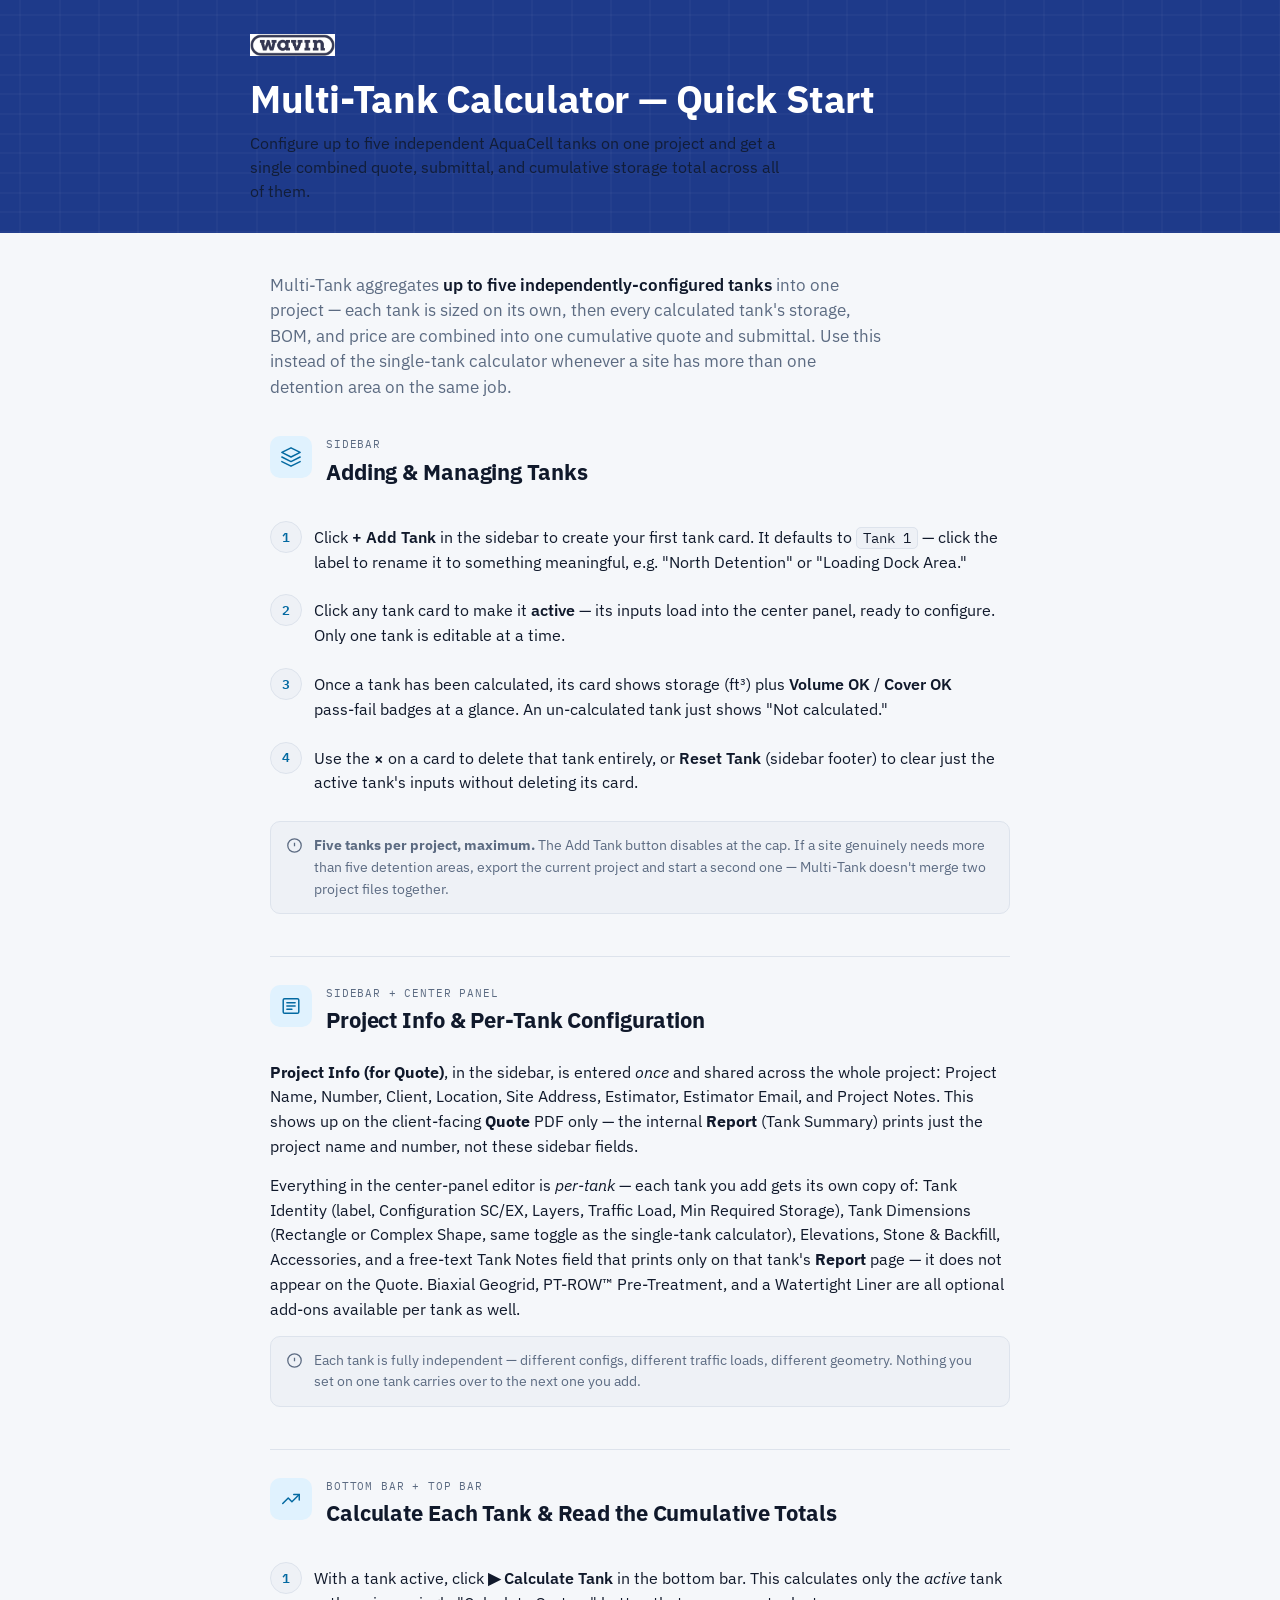
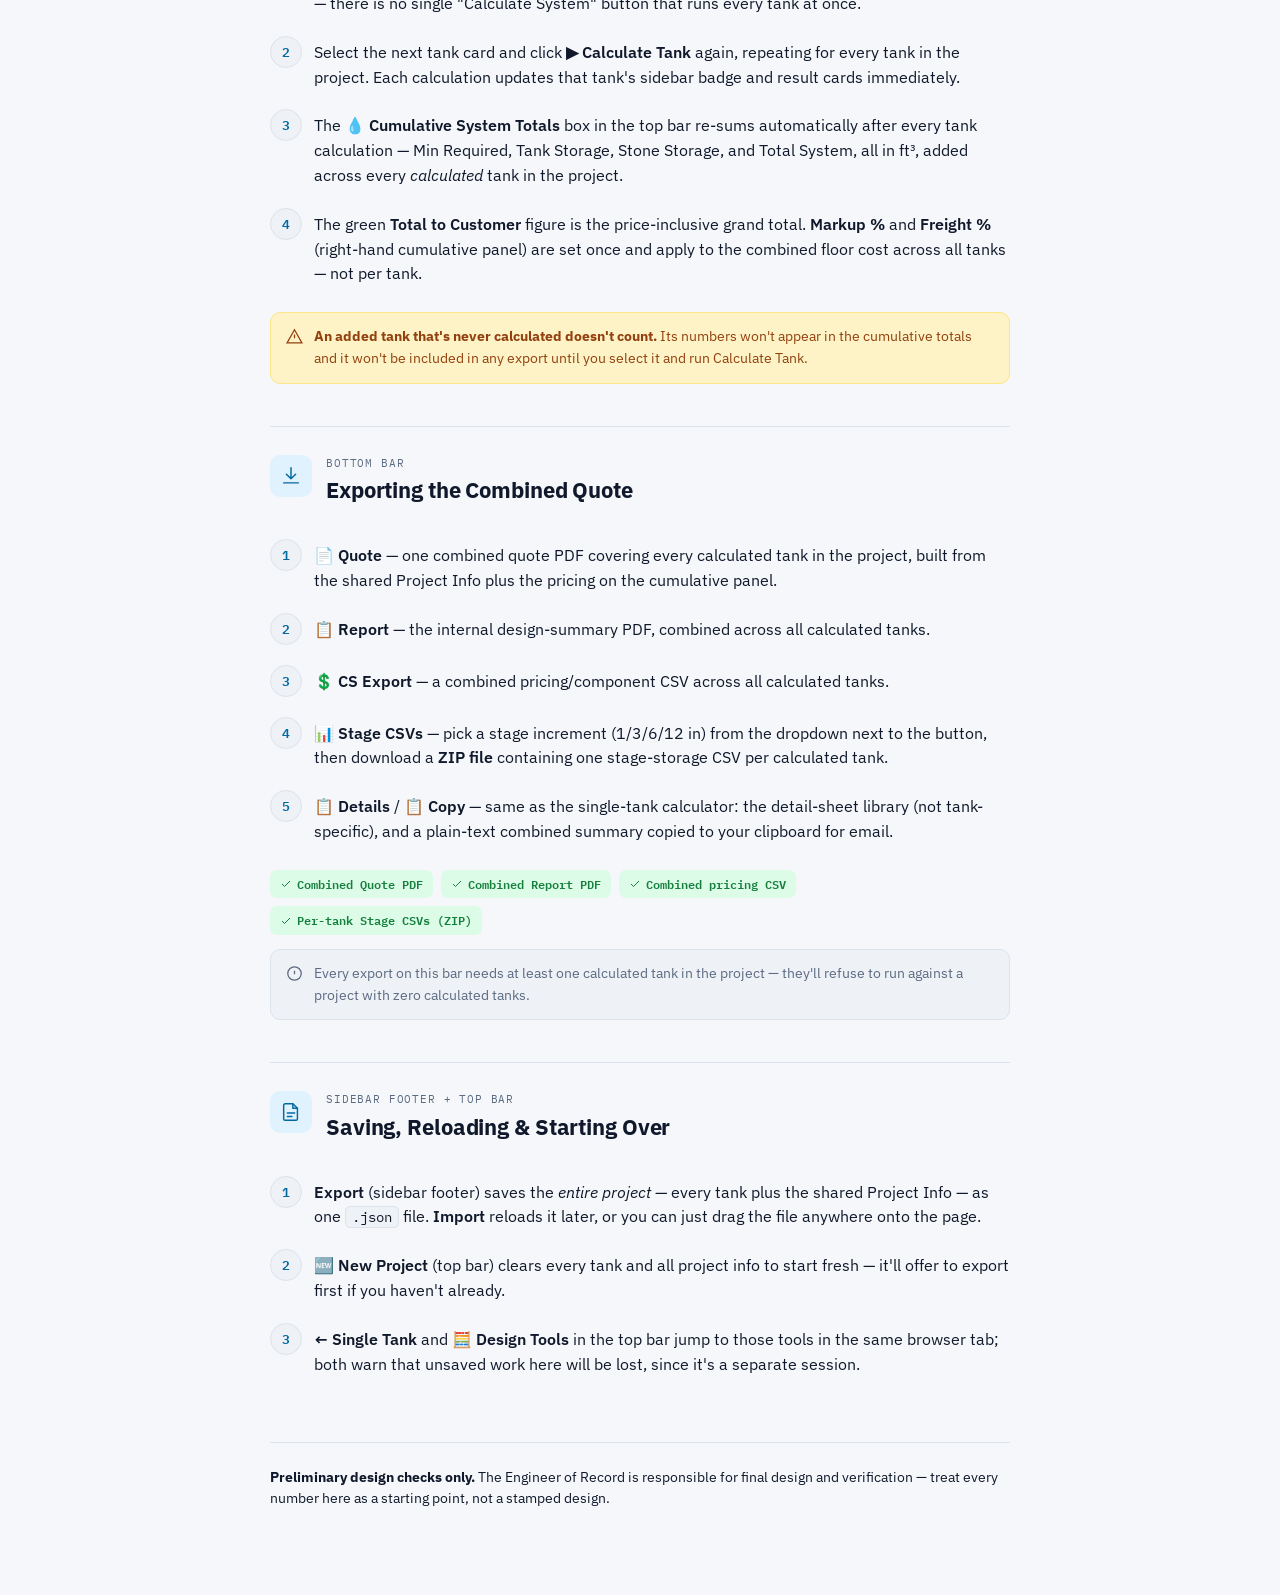
<file: static/guides/multi_tank_guide.html>
<!doctype html><html><head><meta charset=utf8><meta name=viewport content="width=device-width,initial-scale=1"><style>:root{color-scheme:light}body{margin:0;padding:0;font:14px -apple-system,BlinkMacSystemFont,sans-serif;background:#faf9f5;color:#141413}img{max-width:100%}[hidden]:not([hidden=until-found]){display:none!important}</style><title>Multi-Tank Calculator Guide</title></head><body>
<style>
  @import url('https://fonts.googleapis.com/css2?family=IBM+Plex+Sans:wght@400;500;600;700&family=IBM+Plex+Mono:wght@500;600&display=swap');

  :root {
    --bg: #f5f7fa;
    --surface: #ffffff;
    --surface-2: #eef1f6;
    --text: #10192b;
    --text-muted: #5c6b82;
    --border: #dde3ec;
    --accent: #1e3a8a;
    --accent-ink: #ffffff;
    --accent-2: #0369a1;
    --accent-2-soft: #e0f2fe;
    --beta: #7c3aed;
    --beta-soft: #ede9fe;
    --success: #15803d;
    --success-soft: #dcfce7;
    --caution-bg: #fef3c7;
    --caution-text: #92400e;
    --caution-border: #fde68a;
    --shadow: 0 1px 2px rgba(16, 25, 43, 0.04), 0 8px 24px rgba(16, 25, 43, 0.06);
    --sans: 'IBM Plex Sans', -apple-system, BlinkMacSystemFont, 'Segoe UI', Arial, sans-serif;
    --mono: 'IBM Plex Mono', ui-monospace, 'SF Mono', Consolas, monospace;
  }

  @media (prefers-color-scheme: dark) {
    :root:not([data-theme="light"]) {
      --bg: #0f172a;
      --surface: #131f33;
      --surface-2: #1b2a44;
      --text: #e7ecf5;
      --text-muted: #93a2b9;
      --border: #253656;
      --accent: #60a5fa;
      --accent-ink: #0b1220;
      --accent-2: #38bdf8;
      --accent-2-soft: #123249;
      --beta: #c4b5fd;
      --beta-soft: #2c2350;
      --success: #34d399;
      --success-soft: #103826;
      --caution-bg: #3a2a12;
      --caution-text: #fbbf24;
      --caution-border: #5b4319;
      --shadow: 0 1px 2px rgba(0, 0, 0, 0.3), 0 12px 28px rgba(0, 0, 0, 0.35);
    }
  }

  :root[data-theme="dark"] {
    --bg: #0f172a;
    --surface: #131f33;
    --surface-2: #1b2a44;
    --text: #e7ecf5;
    --text-muted: #93a2b9;
    --border: #253656;
    --accent: #60a5fa;
    --accent-ink: #0b1220;
    --accent-2: #38bdf8;
    --accent-2-soft: #123249;
    --beta: #c4b5fd;
    --beta-soft: #2c2350;
    --success: #34d399;
    --success-soft: #103826;
    --caution-bg: #3a2a12;
    --caution-text: #fbbf24;
    --caution-border: #5b4319;
    --shadow: 0 1px 2px rgba(0, 0, 0, 0.3), 0 12px 28px rgba(0, 0, 0, 0.35);
  }

  * { box-sizing: border-box; }

  body {
    margin: 0;
    background: var(--bg);
    color: var(--text);
    font-family: var(--sans);
    font-size: 16px;
    line-height: 1.55;
    -webkit-font-smoothing: antialiased;
  }

  .page {
    max-width: 780px;
    margin: 0 auto;
    padding: 0 20px 72px;
  }

  /* ── Header band ── */
  .masthead {
    background: var(--accent);
    color: var(--accent-ink);
    margin: 0 -20px 40px;
    padding: 34px 20px 30px;
    position: relative;
    overflow: hidden;
  }
  .masthead::before {
    content: '';
    position: absolute;
    inset: 0;
    background-image: repeating-linear-gradient(
      90deg,
      rgba(255,255,255,0.055) 0 2px,
      transparent 2px 39.37px
    ),
    repeating-linear-gradient(
      0deg,
      rgba(255,255,255,0.055) 0 2px,
      transparent 2px 19.685px
    );
    opacity: 0.5;
    pointer-events: none;
  }
  .masthead-inner {
    max-width: 780px;
    margin: 0 auto;
    position: relative;
  }
  .brand-row {
    display: flex;
    align-items: center;
    justify-content: space-between;
    gap: 16px;
    margin-bottom: 22px;
  }
  .logo-light, .logo-dark { height: 22px; display: block; }
  .logo-dark { display: none; }
  @media (prefers-color-scheme: dark) {
    :root:not([data-theme="light"]) .logo-light { display: none; }
    :root:not([data-theme="light"]) .logo-dark { display: block; }
  }
  :root[data-theme="dark"] .logo-light { display: none; }
  :root[data-theme="dark"] .logo-dark { display: block; }

  .beta-pill {
    font-family: var(--mono);
    font-size: 11px;
    font-weight: 600;
    letter-spacing: 0.06em;
    text-transform: uppercase;
    background: rgba(255,255,255,0.16);
    color: var(--accent-ink);
    padding: 4px 10px;
    border-radius: 100px;
    white-space: nowrap;
  }
  .masthead h1 {
    font-family: var(--sans);
    font-weight: 700;
    font-size: clamp(28px, 4.4vw, 38px);
    line-height: 1.12;
    letter-spacing: -0.01em;
    margin: 0 0 10px;
    text-wrap: balance;
  }
  .masthead p {
    margin: 0;
    max-width: 54ch;
    font-size: 15.5px;
    opacity: 0.86;
  }

  /* ── Type ── */
  h2 {
    font-family: var(--sans);
    font-weight: 700;
    font-size: 22px;
    letter-spacing: -0.005em;
    margin: 0 0 4px;
    text-wrap: balance;
  }
  h3 {
    font-family: var(--sans);
    font-weight: 600;
    font-size: 15px;
    margin: 22px 0 8px;
  }
  p { margin: 0 0 14px; color: var(--text); }
  .lede {
    font-size: 16.5px;
    color: var(--text-muted);
    max-width: 62ch;
    margin: 0 0 36px;
  }
  .lede strong { color: var(--text); font-weight: 600; }

  code, .kbd {
    font-family: var(--mono);
    font-size: 0.88em;
    background: var(--surface-2);
    border: 1px solid var(--border);
    padding: 1px 6px;
    border-radius: 5px;
    color: var(--text);
    white-space: nowrap;
  }

  /* ── Section intro row ── */
  .section-head {
    display: flex;
    align-items: flex-start;
    gap: 14px;
    margin-bottom: 18px;
  }
  .section-icon {
    flex: 0 0 auto;
    width: 42px;
    height: 42px;
    border-radius: 10px;
    background: var(--accent-2-soft);
    display: flex;
    align-items: center;
    justify-content: center;
    color: var(--accent-2);
  }
  .section-icon svg { width: 22px; height: 22px; }
  .section-tag {
    font-family: var(--mono);
    font-size: 10.5px;
    letter-spacing: 0.08em;
    text-transform: uppercase;
    color: var(--text-muted);
    margin: 0 0 2px;
  }
  .section-tag .beta-tag {
    color: var(--beta);
    font-weight: 600;
  }

  /* ── Tool section wrapper ── */
  .tool {
    padding: 28px 0;
    border-top: 1px solid var(--border);
  }
  .tool:first-of-type { border-top: none; padding-top: 0; }

  /* ── Steps ── */
  .steps {
    list-style: none;
    margin: 0 0 16px;
    padding: 0;
    counter-reset: step;
  }
  .steps > li {
    counter-increment: step;
    display: grid;
    grid-template-columns: 30px 1fr;
    gap: 14px;
    padding: 10px 0;
  }
  .steps > li::before {
    content: counter(step);
    font-family: var(--mono);
    font-weight: 600;
    font-size: 13px;
    width: 30px;
    height: 30px;
    border-radius: 50%;
    background: var(--surface-2);
    color: var(--accent-2);
    border: 1px solid var(--border);
    display: flex;
    align-items: center;
    justify-content: center;
  }
  .steps > li > div { padding-top: 4px; }
  .steps > li b { font-weight: 600; }
  .steps .field {
    font-family: var(--mono);
    font-size: 0.86em;
    color: var(--accent-2);
  }

  /* ── Callouts ── */
  .callout {
    display: flex;
    gap: 11px;
    padding: 13px 15px;
    border-radius: 10px;
    font-size: 14px;
    margin: 14px 0;
    border: 1px solid var(--border);
  }
  .callout svg { flex: 0 0 auto; width: 17px; height: 17px; margin-top: 2px; }
  .callout p { margin: 0; }
  .callout p + p { margin-top: 6px; }
  .callout.caution {
    background: var(--caution-bg);
    border-color: var(--caution-border);
    color: var(--caution-text);
  }
  .callout.caution p { color: var(--caution-text); }
  .callout.note {
    background: var(--surface-2);
    color: var(--text-muted);
  }
  .callout.note p { color: var(--text-muted); }

  /* ── Output chip row (what you get at the end) ── */
  .outputs {
    display: flex;
    flex-wrap: wrap;
    gap: 8px;
    margin-top: 4px;
  }
  .chip {
    font-family: var(--mono);
    font-size: 12px;
    padding: 5px 10px;
    border-radius: 7px;
    background: var(--success-soft);
    color: var(--success);
    font-weight: 600;
    display: inline-flex;
    align-items: center;
    gap: 5px;
  }
  .chip svg { width: 12px; height: 12px; }

  /* ── Footer ── */
  .footer {
    margin-top: 12px;
    padding-top: 24px;
    border-top: 1px solid var(--border);
    color: var(--text-muted);
    font-size: 13.5px;
  }
  .footer strong { color: var(--text); }

  @media (max-width: 560px) {
    .steps > li { grid-template-columns: 26px 1fr; }
  }
</style>

<div class="masthead">
  <div class="masthead-inner">
    <div class="brand-row">
      <img class="logo-light" src="[data-uri]" alt="Wavin">
      <img class="logo-dark" src="[data-uri]" alt="Wavin">
    </div>
    <h1>Multi-Tank Calculator — Quick Start</h1>
    <p>Configure up to five independent AquaCell tanks on one project and get a single combined quote,
    submittal, and cumulative storage total across all of them.</p>
  </div>
</div>

<div class="page">

  <p class="lede">
    Multi-Tank aggregates <strong>up to five independently-configured tanks</strong> into one project —
    each tank is sized on its own, then every calculated tank's storage, BOM, and price are combined into
    one cumulative quote and submittal. Use this instead of the single-tank calculator whenever a site has
    more than one detention area on the same job.
  </p>

  <!-- ══ 1. ADD & MANAGE TANKS ══ -->
  <div class="tool">
    <div class="section-head">
      <div class="section-icon">
        <svg viewBox="0 0 24 24" fill="none" stroke="currentColor" stroke-width="1.6" stroke-linecap="round" stroke-linejoin="round"><path d="M12 2 2 7l10 5 10-5-10-5z"/><path d="M2 17l10 5 10-5"/><path d="M2 12l10 5 10-5"/></svg>
      </div>
      <div>
        <div class="section-tag">Sidebar</div>
        <h2>Adding &amp; Managing Tanks</h2>
      </div>
    </div>
    <ol class="steps">
      <li><div>Click <b>+ Add Tank</b> in the sidebar to create your first tank card. It defaults to
        <code>Tank 1</code> — click the label to rename it to something meaningful, e.g. "North Detention"
        or "Loading Dock Area."</div></li>
      <li><div>Click any tank card to make it <b>active</b> — its inputs load into the center panel, ready
        to configure. Only one tank is editable at a time.</div></li>
      <li><div>Once a tank has been calculated, its card shows storage (ft³) plus <b>Volume OK</b> /
        <b>Cover OK</b> pass&#8288;-&#8288;fail badges at a glance. An un-calculated tank just shows
        "Not calculated."</div></li>
      <li><div>Use the <b>×</b> on a card to delete that tank entirely, or <b>Reset Tank</b> (sidebar
        footer) to clear just the active tank's inputs without deleting its card.</div></li>
    </ol>
    <div class="callout note">
      <svg viewBox="0 0 24 24" fill="none" stroke="currentColor" stroke-width="1.8"><circle cx="12" cy="12" r="9.5"/><path d="M12 8v5M12 16h.01"/></svg>
      <p><b>Five tanks per project, maximum.</b> The Add Tank button disables at the cap. If a site
      genuinely needs more than five detention areas, export the current project and start a second one —
      Multi-Tank doesn't merge two project files together.</p>
    </div>
  </div>

  <!-- ══ 2. CONFIGURE EACH TANK ══ -->
  <div class="tool">
    <div class="section-head">
      <div class="section-icon">
        <svg viewBox="0 0 24 24" fill="none" stroke="currentColor" stroke-width="1.6" stroke-linecap="round" stroke-linejoin="round"><rect x="3.5" y="4" width="17" height="16" rx="1.5"/><path d="M7.5 8.5h9M7.5 12h9M7.5 15.5h5.5"/></svg>
      </div>
      <div>
        <div class="section-tag">Sidebar + center panel</div>
        <h2>Project Info &amp; Per-Tank Configuration</h2>
      </div>
    </div>
    <p><b>Project Info (for Quote)</b>, in the sidebar, is entered <em>once</em> and shared across the whole
    project: Project Name, Number, Client, Location, Site Address, Estimator, Estimator Email, and Project
    Notes. This shows up on the client-facing <b>Quote</b> PDF only — the internal <b>Report</b> (Tank
    Summary) prints just the project name and number, not these sidebar fields.</p>
    <p>Everything in the center-panel editor is <em>per-tank</em> — each tank you add gets its own copy of:
    Tank Identity (label, Configuration SC/EX, Layers, Traffic Load, Min Required Storage), Tank Dimensions
    (Rectangle or Complex Shape, same toggle as the single-tank calculator), Elevations, Stone &amp;
    Backfill, Accessories, and a free-text Tank Notes field that prints only on that tank's <b>Report</b>
    page — it does not appear on the Quote. Biaxial Geogrid, PT&#8288;-&#8288;ROW™ Pre-Treatment, and a
    Watertight Liner are all optional add-ons available per tank as well.</p>
    <div class="callout note">
      <svg viewBox="0 0 24 24" fill="none" stroke="currentColor" stroke-width="1.8"><circle cx="12" cy="12" r="9.5"/><path d="M12 8v5M12 16h.01"/></svg>
      <p>Each tank is fully independent — different configs, different traffic loads, different geometry.
      Nothing you set on one tank carries over to the next one you add.</p>
    </div>
  </div>

  <!-- ══ 3. CALCULATE & CUMULATIVE TOTALS ══ -->
  <div class="tool">
    <div class="section-head">
      <div class="section-icon">
        <svg viewBox="0 0 24 24" fill="none" stroke="currentColor" stroke-width="1.6" stroke-linecap="round" stroke-linejoin="round"><path d="M3 17l6-6 4 4 8-8"/><path d="M15 7h6v6"/></svg>
      </div>
      <div>
        <div class="section-tag">Bottom bar + top bar</div>
        <h2>Calculate Each Tank &amp; Read the Cumulative Totals</h2>
      </div>
    </div>
    <ol class="steps">
      <li><div>With a tank active, click <b>▶ Calculate Tank</b> in the bottom bar. This calculates only
        the <em>active</em> tank — there is no single "Calculate System" button that runs every tank at
        once.</div></li>
      <li><div>Select the next tank card and click <b>▶ Calculate Tank</b> again, repeating for every tank
        in the project. Each calculation updates that tank's sidebar badge and result cards
        immediately.</div></li>
      <li><div>The <b>💧 Cumulative System Totals</b> box in the top bar re-sums automatically after every
        tank calculation — Min Required, Tank Storage, Stone Storage, and Total System, all in ft³, added
        across every <em>calculated</em> tank in the project.</div></li>
      <li><div>The green <b>Total to Customer</b> figure is the price-inclusive grand total. <b>Markup %</b>
        and <b>Freight %</b> (right-hand cumulative panel) are set once and apply to the combined floor
        cost across all tanks — not per tank.</div></li>
    </ol>
    <div class="callout caution">
      <svg viewBox="0 0 24 24" fill="none" stroke="currentColor" stroke-width="1.8"><path d="M12 2.5 22.5 21H1.5L12 2.5z"/><path d="M12 9v5.5M12 18h.01"/></svg>
      <p><b>An added tank that's never calculated doesn't count.</b> Its numbers won't appear in the
      cumulative totals and it won't be included in any export until you select it and run Calculate Tank.</p>
    </div>
  </div>

  <!-- ══ 4. EXPORT THE COMBINED QUOTE ══ -->
  <div class="tool">
    <div class="section-head">
      <div class="section-icon">
        <svg viewBox="0 0 24 24" fill="none" stroke="currentColor" stroke-width="1.6" stroke-linecap="round" stroke-linejoin="round"><path d="M12 3v12M7 10l5 5 5-5"/><path d="M4 19.5h16"/></svg>
      </div>
      <div>
        <div class="section-tag">Bottom bar</div>
        <h2>Exporting the Combined Quote</h2>
      </div>
    </div>
    <ol class="steps">
      <li><div><b>📄 Quote</b> — one combined quote PDF covering every calculated tank in the project,
        built from the shared Project Info plus the pricing on the cumulative panel.</div></li>
      <li><div><b>📋 Report</b> — the internal design-summary PDF, combined across all calculated
        tanks.</div></li>
      <li><div><b>💲 CS Export</b> — a combined pricing/component CSV across all calculated tanks.</div></li>
      <li><div><b>📊 Stage CSVs</b> — pick a stage increment (1/3/6/12 in) from the dropdown next to the
        button, then download a <b>ZIP file</b> containing one stage-storage CSV per calculated tank.</div></li>
      <li><div><b>📋 Details</b> / <b>📋 Copy</b> — same as the single-tank calculator: the detail-sheet
        library (not tank-specific), and a plain-text combined summary copied to your clipboard for
        email.</div></li>
    </ol>
    <div class="outputs">
      <span class="chip"><svg viewBox="0 0 24 24" fill="none" stroke="currentColor" stroke-width="2"><path d="M20 6L9 17l-5-5"/></svg>Combined Quote PDF</span>
      <span class="chip"><svg viewBox="0 0 24 24" fill="none" stroke="currentColor" stroke-width="2"><path d="M20 6L9 17l-5-5"/></svg>Combined Report PDF</span>
      <span class="chip"><svg viewBox="0 0 24 24" fill="none" stroke="currentColor" stroke-width="2"><path d="M20 6L9 17l-5-5"/></svg>Combined pricing CSV</span>
      <span class="chip"><svg viewBox="0 0 24 24" fill="none" stroke="currentColor" stroke-width="2"><path d="M20 6L9 17l-5-5"/></svg>Per-tank Stage CSVs (ZIP)</span>
    </div>
    <div class="callout note">
      <svg viewBox="0 0 24 24" fill="none" stroke="currentColor" stroke-width="1.8"><circle cx="12" cy="12" r="9.5"/><path d="M12 8v5M12 16h.01"/></svg>
      <p>Every export on this bar needs at least one calculated tank in the project — they'll refuse to
      run against a project with zero calculated tanks.</p>
    </div>
  </div>

  <!-- ══ 5. PROJECT FILES ══ -->
  <div class="tool">
    <div class="section-head">
      <div class="section-icon">
        <svg viewBox="0 0 24 24" fill="none" stroke="currentColor" stroke-width="1.6" stroke-linecap="round" stroke-linejoin="round"><path d="M4 4.5A1.5 1.5 0 0 1 5.5 3H14l5 5v11.5A1.5 1.5 0 0 1 17.5 21h-12A1.5 1.5 0 0 1 4 19.5v-15z"/><path d="M14 3v5h5M8 13h8M8 17h5"/></svg>
      </div>
      <div>
        <div class="section-tag">Sidebar footer + top bar</div>
        <h2>Saving, Reloading &amp; Starting Over</h2>
      </div>
    </div>
    <ol class="steps">
      <li><div><b>Export</b> (sidebar footer) saves the <em>entire project</em> — every tank plus the
        shared Project Info — as one <code>.json</code> file. <b>Import</b> reloads it later, or you can
        just drag the file anywhere onto the page.</div></li>
      <li><div><b>🆕 New Project</b> (top bar) clears every tank and all project info to start fresh —
        it'll offer to export first if you haven't already.</div></li>
      <li><div><b>← Single Tank</b> and <b>🧮 Design Tools</b> in the top bar jump to those tools in the
        same browser tab; both warn that unsaved work here will be lost, since it's a separate
        session.</div></li>
    </ol>
  </div>

  <div class="footer">
    <p><strong>Preliminary design checks only.</strong> The Engineer of Record is responsible for final
    design and verification — treat every number here as a starting point, not a stamped design.</p>
  </div>

</div>

</body></html>
</file>
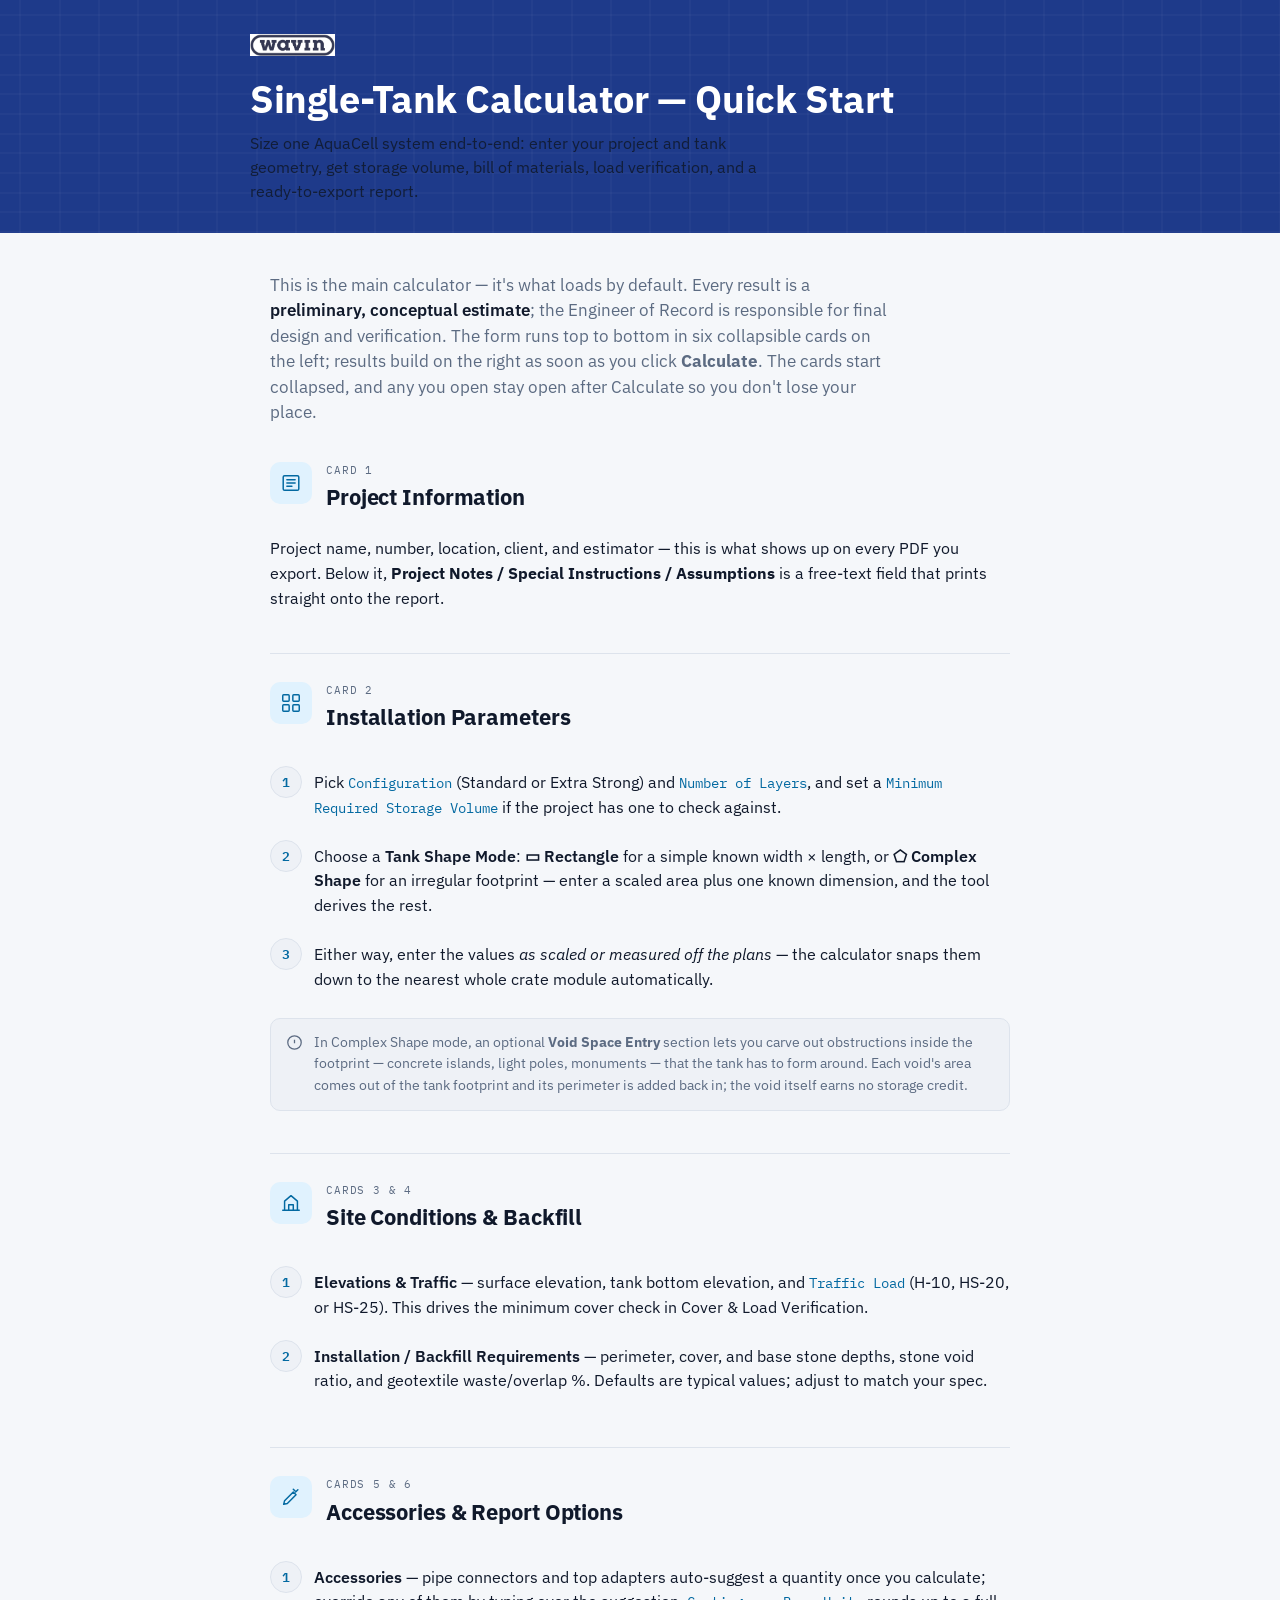
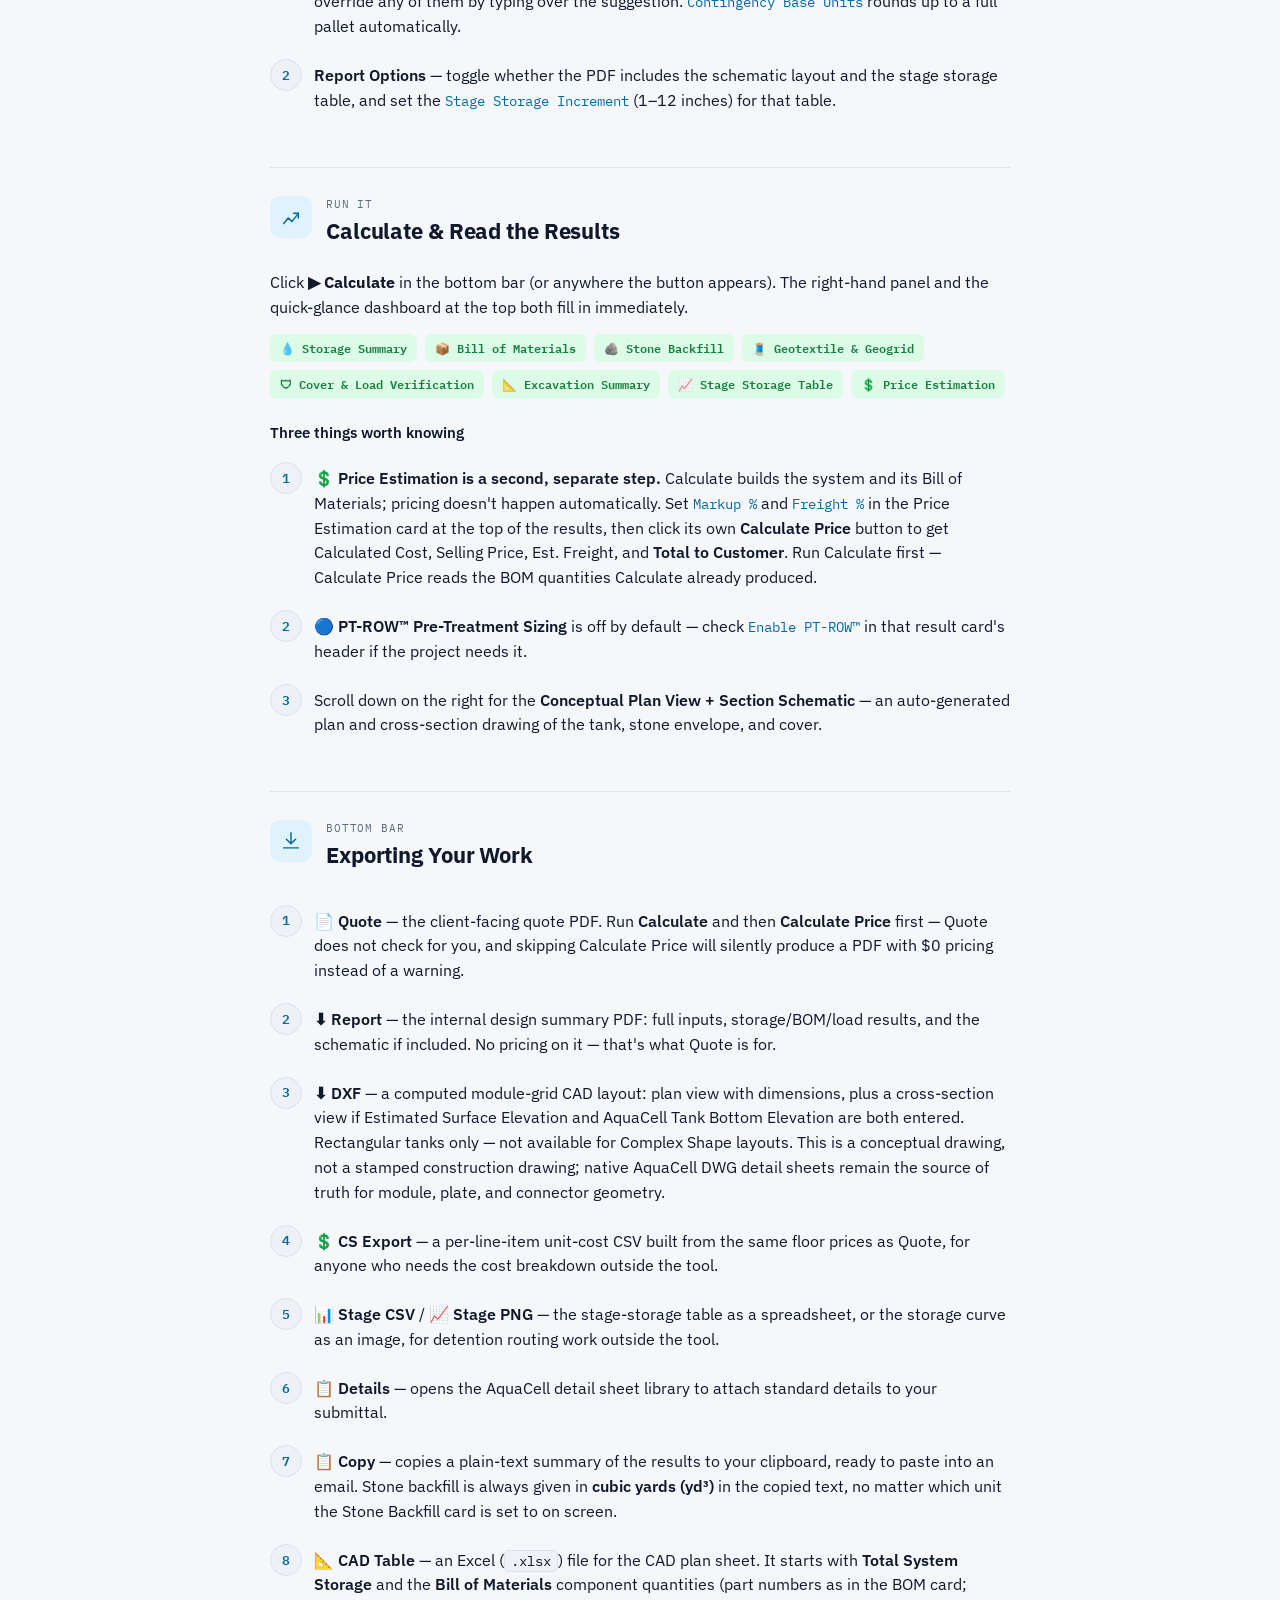
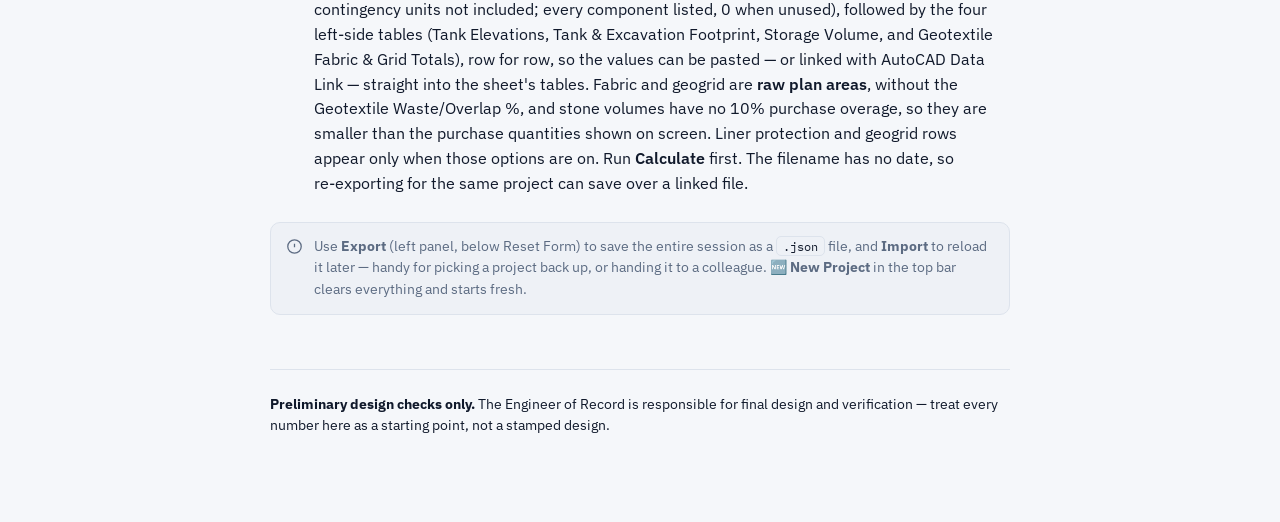
<file: static/guides/single_tank_guide.html>
<!doctype html><html><head><meta charset=utf8><meta name=viewport content="width=device-width,initial-scale=1"><style>:root{color-scheme:light}body{margin:0;padding:0;font:14px -apple-system,BlinkMacSystemFont,sans-serif;background:#faf9f5;color:#141413}img{max-width:100%}[hidden]:not([hidden=until-found]){display:none!important}</style><title>Single-Tank Calculator Guide</title></head><body>
<style>
  @import url('https://fonts.googleapis.com/css2?family=IBM+Plex+Sans:wght@400;500;600;700&family=IBM+Plex+Mono:wght@500;600&display=swap');

  :root {
    --bg: #f5f7fa;
    --surface: #ffffff;
    --surface-2: #eef1f6;
    --text: #10192b;
    --text-muted: #5c6b82;
    --border: #dde3ec;
    --accent: #1e3a8a;
    --accent-ink: #ffffff;
    --accent-2: #0369a1;
    --accent-2-soft: #e0f2fe;
    --beta: #7c3aed;
    --beta-soft: #ede9fe;
    --success: #15803d;
    --success-soft: #dcfce7;
    --caution-bg: #fef3c7;
    --caution-text: #92400e;
    --caution-border: #fde68a;
    --shadow: 0 1px 2px rgba(16, 25, 43, 0.04), 0 8px 24px rgba(16, 25, 43, 0.06);
    --sans: 'IBM Plex Sans', -apple-system, BlinkMacSystemFont, 'Segoe UI', Arial, sans-serif;
    --mono: 'IBM Plex Mono', ui-monospace, 'SF Mono', Consolas, monospace;
  }

  @media (prefers-color-scheme: dark) {
    :root:not([data-theme="light"]) {
      --bg: #0f172a;
      --surface: #131f33;
      --surface-2: #1b2a44;
      --text: #e7ecf5;
      --text-muted: #93a2b9;
      --border: #253656;
      --accent: #60a5fa;
      --accent-ink: #0b1220;
      --accent-2: #38bdf8;
      --accent-2-soft: #123249;
      --beta: #c4b5fd;
      --beta-soft: #2c2350;
      --success: #34d399;
      --success-soft: #103826;
      --caution-bg: #3a2a12;
      --caution-text: #fbbf24;
      --caution-border: #5b4319;
      --shadow: 0 1px 2px rgba(0, 0, 0, 0.3), 0 12px 28px rgba(0, 0, 0, 0.35);
    }
  }

  :root[data-theme="dark"] {
    --bg: #0f172a;
    --surface: #131f33;
    --surface-2: #1b2a44;
    --text: #e7ecf5;
    --text-muted: #93a2b9;
    --border: #253656;
    --accent: #60a5fa;
    --accent-ink: #0b1220;
    --accent-2: #38bdf8;
    --accent-2-soft: #123249;
    --beta: #c4b5fd;
    --beta-soft: #2c2350;
    --success: #34d399;
    --success-soft: #103826;
    --caution-bg: #3a2a12;
    --caution-text: #fbbf24;
    --caution-border: #5b4319;
    --shadow: 0 1px 2px rgba(0, 0, 0, 0.3), 0 12px 28px rgba(0, 0, 0, 0.35);
  }

  * { box-sizing: border-box; }

  body {
    margin: 0;
    background: var(--bg);
    color: var(--text);
    font-family: var(--sans);
    font-size: 16px;
    line-height: 1.55;
    -webkit-font-smoothing: antialiased;
  }

  .page {
    max-width: 780px;
    margin: 0 auto;
    padding: 0 20px 72px;
  }

  /* ── Header band ── */
  .masthead {
    background: var(--accent);
    color: var(--accent-ink);
    margin: 0 -20px 40px;
    padding: 34px 20px 30px;
    position: relative;
    overflow: hidden;
  }
  .masthead::before {
    content: '';
    position: absolute;
    inset: 0;
    background-image: repeating-linear-gradient(
      90deg,
      rgba(255,255,255,0.055) 0 2px,
      transparent 2px 39.37px
    ),
    repeating-linear-gradient(
      0deg,
      rgba(255,255,255,0.055) 0 2px,
      transparent 2px 19.685px
    );
    opacity: 0.5;
    pointer-events: none;
  }
  .masthead-inner {
    max-width: 780px;
    margin: 0 auto;
    position: relative;
  }
  .brand-row {
    display: flex;
    align-items: center;
    justify-content: space-between;
    gap: 16px;
    margin-bottom: 22px;
  }
  .logo-light, .logo-dark { height: 22px; display: block; }
  .logo-dark { display: none; }
  @media (prefers-color-scheme: dark) {
    :root:not([data-theme="light"]) .logo-light { display: none; }
    :root:not([data-theme="light"]) .logo-dark { display: block; }
  }
  :root[data-theme="dark"] .logo-light { display: none; }
  :root[data-theme="dark"] .logo-dark { display: block; }

  .beta-pill {
    font-family: var(--mono);
    font-size: 11px;
    font-weight: 600;
    letter-spacing: 0.06em;
    text-transform: uppercase;
    background: rgba(255,255,255,0.16);
    color: var(--accent-ink);
    padding: 4px 10px;
    border-radius: 100px;
    white-space: nowrap;
  }
  .masthead h1 {
    font-family: var(--sans);
    font-weight: 700;
    font-size: clamp(28px, 4.4vw, 38px);
    line-height: 1.12;
    letter-spacing: -0.01em;
    margin: 0 0 10px;
    text-wrap: balance;
  }
  .masthead p {
    margin: 0;
    max-width: 54ch;
    font-size: 15.5px;
    opacity: 0.86;
  }

  /* ── Type ── */
  h2 {
    font-family: var(--sans);
    font-weight: 700;
    font-size: 22px;
    letter-spacing: -0.005em;
    margin: 0 0 4px;
    text-wrap: balance;
  }
  h3 {
    font-family: var(--sans);
    font-weight: 600;
    font-size: 15px;
    margin: 22px 0 8px;
  }
  p { margin: 0 0 14px; color: var(--text); }
  .lede {
    font-size: 16.5px;
    color: var(--text-muted);
    max-width: 62ch;
    margin: 0 0 36px;
  }
  .lede strong { color: var(--text); font-weight: 600; }

  code, .kbd {
    font-family: var(--mono);
    font-size: 0.88em;
    background: var(--surface-2);
    border: 1px solid var(--border);
    padding: 1px 6px;
    border-radius: 5px;
    color: var(--text);
    white-space: nowrap;
  }

  /* ── Section intro row ── */
  .section-head {
    display: flex;
    align-items: flex-start;
    gap: 14px;
    margin-bottom: 18px;
  }
  .section-icon {
    flex: 0 0 auto;
    width: 42px;
    height: 42px;
    border-radius: 10px;
    background: var(--accent-2-soft);
    display: flex;
    align-items: center;
    justify-content: center;
    color: var(--accent-2);
  }
  .section-icon svg { width: 22px; height: 22px; }
  .section-tag {
    font-family: var(--mono);
    font-size: 10.5px;
    letter-spacing: 0.08em;
    text-transform: uppercase;
    color: var(--text-muted);
    margin: 0 0 2px;
  }
  .section-tag .beta-tag {
    color: var(--beta);
    font-weight: 600;
  }

  /* ── Tool section wrapper ── */
  .tool {
    padding: 28px 0;
    border-top: 1px solid var(--border);
  }
  .tool:first-of-type { border-top: none; padding-top: 0; }

  /* ── Steps ── */
  .steps {
    list-style: none;
    margin: 0 0 16px;
    padding: 0;
    counter-reset: step;
  }
  .steps > li {
    counter-increment: step;
    display: grid;
    grid-template-columns: 30px 1fr;
    gap: 14px;
    padding: 10px 0;
  }
  .steps > li::before {
    content: counter(step);
    font-family: var(--mono);
    font-weight: 600;
    font-size: 13px;
    width: 30px;
    height: 30px;
    border-radius: 50%;
    background: var(--surface-2);
    color: var(--accent-2);
    border: 1px solid var(--border);
    display: flex;
    align-items: center;
    justify-content: center;
  }
  .steps > li > div { padding-top: 4px; }
  .steps > li b { font-weight: 600; }
  .steps .field {
    font-family: var(--mono);
    font-size: 0.86em;
    color: var(--accent-2);
  }

  /* ── Callouts ── */
  .callout {
    display: flex;
    gap: 11px;
    padding: 13px 15px;
    border-radius: 10px;
    font-size: 14px;
    margin: 14px 0;
    border: 1px solid var(--border);
  }
  .callout svg { flex: 0 0 auto; width: 17px; height: 17px; margin-top: 2px; }
  .callout p { margin: 0; }
  .callout p + p { margin-top: 6px; }
  .callout.caution {
    background: var(--caution-bg);
    border-color: var(--caution-border);
    color: var(--caution-text);
  }
  .callout.caution p { color: var(--caution-text); }
  .callout.note {
    background: var(--surface-2);
    color: var(--text-muted);
  }
  .callout.note p { color: var(--text-muted); }

  /* ── Output chip row (what you get at the end) ── */
  .outputs {
    display: flex;
    flex-wrap: wrap;
    gap: 8px;
    margin-top: 4px;
  }
  .chip {
    font-family: var(--mono);
    font-size: 12px;
    padding: 5px 10px;
    border-radius: 7px;
    background: var(--success-soft);
    color: var(--success);
    font-weight: 600;
    display: inline-flex;
    align-items: center;
    gap: 5px;
  }
  .chip svg { width: 12px; height: 12px; }

  /* ── Footer ── */
  .footer {
    margin-top: 12px;
    padding-top: 24px;
    border-top: 1px solid var(--border);
    color: var(--text-muted);
    font-size: 13.5px;
  }
  .footer strong { color: var(--text); }

  @media (max-width: 560px) {
    .steps > li { grid-template-columns: 26px 1fr; }
  }
</style>

<div class="masthead">
  <div class="masthead-inner">
    <div class="brand-row">
      <img class="logo-light" src="[data-uri]" alt="Wavin">
      <img class="logo-dark" src="[data-uri]" alt="Wavin">
    </div>
    <h1>Single-Tank Calculator — Quick Start</h1>
    <p>Size one AquaCell system end-to-end: enter your project and tank geometry, get storage volume, bill of
    materials, load verification, and a ready-to-export report.</p>
  </div>
</div>

<div class="page">

  <p class="lede">
    This is the main calculator — it's what loads by default. Every result is a <strong>preliminary,
    conceptual estimate</strong>; the Engineer of Record is responsible for final design and verification.
    The form runs top to bottom in six collapsible cards on the left; results build on the right as soon as
    you click <b>Calculate</b>. The cards start collapsed, and any you open stay open after Calculate so you
    don't lose your place.
  </p>

  <!-- ══ 1. PROJECT INFO ══ -->
  <div class="tool">
    <div class="section-head">
      <div class="section-icon">
        <svg viewBox="0 0 24 24" fill="none" stroke="currentColor" stroke-width="1.6" stroke-linecap="round" stroke-linejoin="round"><rect x="3.5" y="4" width="17" height="16" rx="1.5"/><path d="M7.5 8.5h9M7.5 12h9M7.5 15.5h5.5"/></svg>
      </div>
      <div>
        <div class="section-tag">Card 1</div>
        <h2>Project Information</h2>
      </div>
    </div>
    <p>Project name, number, location, client, and estimator — this is what shows up on every PDF you
    export. Below it, <b>Project Notes / Special Instructions / Assumptions</b> is a free-text field that
    prints straight onto the report.</p>
  </div>

  <!-- ══ 2. INSTALLATION PARAMETERS ══ -->
  <div class="tool">
    <div class="section-head">
      <div class="section-icon">
        <svg viewBox="0 0 24 24" fill="none" stroke="currentColor" stroke-width="1.6" stroke-linecap="round" stroke-linejoin="round"><rect x="3" y="3" width="7" height="7" rx="1"/><rect x="14" y="3" width="7" height="7" rx="1"/><rect x="3" y="14" width="7" height="7" rx="1"/><rect x="14" y="14" width="7" height="7" rx="1"/></svg>
      </div>
      <div>
        <div class="section-tag">Card 2</div>
        <h2>Installation Parameters</h2>
      </div>
    </div>

    <ol class="steps">
      <li><div>Pick <span class="field">Configuration</span> (Standard or Extra Strong) and
        <span class="field">Number of Layers</span>, and set a <span class="field">Minimum Required Storage
        Volume</span> if the project has one to check against.</div></li>
      <li><div>Choose a <b>Tank Shape Mode</b>: <b>▭ Rectangle</b> for a simple known width × length, or
        <b>⬠ Complex Shape</b> for an irregular footprint — enter a scaled area plus one known dimension, and
        the tool derives the rest.</div></li>
      <li><div>Either way, enter the values <em>as scaled or measured off the plans</em> — the calculator
        snaps them down to the nearest whole crate module automatically.</div></li>
    </ol>

    <div class="callout note">
      <svg viewBox="0 0 24 24" fill="none" stroke="currentColor" stroke-width="1.8"><circle cx="12" cy="12" r="9.5"/><path d="M12 8v5M12 16h.01"/></svg>
      <p>In Complex Shape mode, an optional <b>Void Space Entry</b> section lets you carve out obstructions
      inside the footprint — concrete islands, light poles, monuments — that the tank has to form around.
      Each void's area comes out of the tank footprint and its perimeter is added back in; the void itself
      earns no storage credit.</p>
    </div>
  </div>

  <!-- ══ 3. SITE CONDITIONS ══ -->
  <div class="tool">
    <div class="section-head">
      <div class="section-icon">
        <svg viewBox="0 0 24 24" fill="none" stroke="currentColor" stroke-width="1.6" stroke-linecap="round" stroke-linejoin="round"><path d="M3 20h18M5 20V10l7-6 7 6v10M9.5 20v-6h5v6"/></svg>
      </div>
      <div>
        <div class="section-tag">Cards 3 &amp; 4</div>
        <h2>Site Conditions &amp; Backfill</h2>
      </div>
    </div>

    <ol class="steps">
      <li><div><b>Elevations &amp; Traffic</b> — surface elevation, tank bottom elevation, and
        <span class="field">Traffic Load</span> (H&#8288;-&#8288;10, HS&#8288;-&#8288;20, or HS&#8288;-&#8288;25). This drives
        the minimum cover check in Cover &amp; Load Verification.</div></li>
      <li><div><b>Installation / Backfill Requirements</b> — perimeter, cover, and base stone depths, stone
        void ratio, and geotextile waste/overlap %. Defaults are typical values; adjust to match your
        spec.</div></li>
    </ol>
  </div>

  <!-- ══ 4. ACCESSORIES & REPORT OPTIONS ══ -->
  <div class="tool">
    <div class="section-head">
      <div class="section-icon">
        <svg viewBox="0 0 24 24" fill="none" stroke="currentColor" stroke-width="1.6" stroke-linecap="round" stroke-linejoin="round"><path d="M14.5 3.5l2 2M4 20l1-4 9.5-9.5 3 3L8 19l-4 1z"/><path d="M17 6.5L19.5 4"/></svg>
      </div>
      <div>
        <div class="section-tag">Cards 5 &amp; 6</div>
        <h2>Accessories &amp; Report Options</h2>
      </div>
    </div>

    <ol class="steps">
      <li><div><b>Accessories</b> — pipe connectors and top adapters auto-suggest a quantity once you
        calculate; override any of them by typing over the suggestion. <span class="field">Contingency Base
        Units</span> rounds up to a full pallet automatically.</div></li>
      <li><div><b>Report Options</b> — toggle whether the PDF includes the schematic layout and the stage
        storage table, and set the <span class="field">Stage Storage Increment</span> (1&ndash;12 inches) for
        that table.</div></li>
    </ol>
  </div>

  <!-- ══ 5. CALCULATE & RESULTS ══ -->
  <div class="tool">
    <div class="section-head">
      <div class="section-icon">
        <svg viewBox="0 0 24 24" fill="none" stroke="currentColor" stroke-width="1.6" stroke-linecap="round" stroke-linejoin="round"><path d="M4 19l5-6 4 4 7-9"/><path d="M15 8h5v5"/></svg>
      </div>
      <div>
        <div class="section-tag">Run it</div>
        <h2>Calculate &amp; Read the Results</h2>
      </div>
    </div>

    <p>Click <b>▶ Calculate</b> in the bottom bar (or anywhere the button appears). The right-hand panel and
    the quick-glance dashboard at the top both fill in immediately.</p>

    <div class="outputs">
      <span class="chip">💧 Storage Summary</span>
      <span class="chip">📦 Bill of Materials</span>
      <span class="chip">🪨 Stone Backfill</span>
      <span class="chip">🧵 Geotextile &amp; Geogrid</span>
      <span class="chip">🛡 Cover &amp; Load Verification</span>
      <span class="chip">📐 Excavation Summary</span>
      <span class="chip">📈 Stage Storage Table</span>
      <span class="chip">💲 Price Estimation</span>
    </div>

    <h3>Three things worth knowing</h3>
    <ol class="steps">
      <li><div><b>💲 Price Estimation is a second, separate step.</b> Calculate builds the system and its
        Bill of Materials; pricing doesn't happen automatically. Set <span class="field">Markup %</span> and
        <span class="field">Freight %</span> in the Price Estimation card at the top of the results, then
        click its own <b>Calculate Price</b> button to get Calculated Cost, Selling Price, Est. Freight, and
        <b>Total to Customer</b>. Run Calculate first — Calculate Price reads the BOM quantities Calculate
        already produced.</div></li>
      <li><div><b>🔵 PT&#8288;-&#8288;ROW™ Pre&#8288;-&#8288;Treatment Sizing</b> is off by default — check
        <span class="field">Enable PT&#8288;-&#8288;ROW™</span> in that result card's header if the project needs
        it.</div></li>
      <li><div>Scroll down on the right for the <b>Conceptual Plan View + Section Schematic</b> — an
        auto-generated plan and cross-section drawing of the tank, stone envelope, and cover.</div></li>
    </ol>
  </div>

  <!-- ══ 6. EXPORT ══ -->
  <div class="tool">
    <div class="section-head">
      <div class="section-icon">
        <svg viewBox="0 0 24 24" fill="none" stroke="currentColor" stroke-width="1.6" stroke-linecap="round" stroke-linejoin="round"><path d="M12 3v12M7 10l5 5 5-5"/><path d="M4 19.5h16"/></svg>
      </div>
      <div>
        <div class="section-tag">Bottom bar</div>
        <h2>Exporting Your Work</h2>
      </div>
    </div>

    <ol class="steps">
      <li><div><b>📄 Quote</b> — the client-facing quote PDF. Run <b>Calculate</b> and then <b>Calculate
        Price</b> first — Quote does not check for you, and skipping Calculate Price will silently
        produce a PDF with $0 pricing instead of a warning.</div></li>
      <li><div><b>⬇ Report</b> — the internal design summary PDF: full inputs, storage/BOM/load results, and
        the schematic if included. No pricing on it — that's what Quote is for.</div></li>
      <li><div><b>⬇ DXF</b> — a computed module-grid CAD layout: plan view with dimensions, plus a
        cross-section view if Estimated Surface Elevation and AquaCell Tank Bottom Elevation are both
        entered. Rectangular tanks only — not available for Complex Shape layouts. This is a conceptual
        drawing, not a stamped construction drawing; native AquaCell DWG detail sheets remain the source of
        truth for module, plate, and connector geometry.</div></li>
      <li><div><b>💲 CS Export</b> — a per-line-item unit-cost CSV built from the same floor prices as Quote,
        for anyone who needs the cost breakdown outside the tool.</div></li>
      <li><div><b>📊 Stage CSV</b> / <b>📈 Stage PNG</b> — the stage&#8288;-&#8288;storage table as a
        spreadsheet, or the storage curve as an image, for detention routing work outside the tool.</div></li>
      <li><div><b>📋 Details</b> — opens the AquaCell detail sheet library to attach standard details to your
        submittal.</div></li>
      <li><div><b>📋 Copy</b> — copies a plain-text summary of the results to your clipboard, ready to paste
        into an email. Stone backfill is always given in <b>cubic yards (yd³)</b> in the copied text, no
        matter which unit the Stone Backfill card is set to on screen.</div></li>
      <li><div><b>📐 CAD Table</b> — an Excel (<code>.xlsx</code>) file for the CAD plan sheet. It starts
        with <b>Total System Storage</b> and the <b>Bill of Materials</b> component quantities (part numbers
        as in the BOM card; contingency units not included; every component listed, 0 when unused), followed
        by the four left&#8288;-&#8288;side tables (Tank Elevations, Tank &amp; Excavation Footprint, Storage
        Volume, and Geotextile Fabric &amp; Grid Totals), row for row, so the values can be pasted — or linked
        with AutoCAD Data Link — straight into the sheet's tables. Fabric and geogrid are <b>raw plan areas</b>,
        without the Geotextile Waste/Overlap %, and stone volumes have no 10% purchase overage, so they
        are smaller than the purchase quantities shown on screen. Liner protection and geogrid rows appear
        only when those options are on. Run <b>Calculate</b> first. The filename has no date, so
        re&#8288;-&#8288;exporting for the same project can save over a linked file.</div></li>
    </ol>

    <div class="callout note">
      <svg viewBox="0 0 24 24" fill="none" stroke="currentColor" stroke-width="1.8"><circle cx="12" cy="12" r="9.5"/><path d="M12 8v5M12 16h.01"/></svg>
      <p>Use <b>Export</b> (left panel, below Reset Form) to save the entire session as a <code>.json</code>
      file, and <b>Import</b> to reload it later — handy for picking a project back up, or handing it to a
      colleague. <b>🆕 New Project</b> in the top bar clears everything and starts fresh.</p>
    </div>
  </div>

  <div class="footer">
    <p><strong>Preliminary design checks only.</strong> The Engineer of Record is responsible for final
    design and verification — treat every number here as a starting point, not a stamped design.</p>
  </div>

</div>

</body></html>
</file>
<file: static/brand-fonts.css>
/* Wavin brand fonts for the on-screen UI (global team direction, Nov 2026):
   Nunito = body text, Lora Bold = headings. Self-hosted SIL OFL fonts, licences
   in /static/fonts/. Linked AFTER each template's own <style> so these rules win.
   Canvas drawing and Chart.js text intentionally keep their existing fonts. */
@font-face { font-family: 'Nunito'; font-weight: 400; font-style: normal; font-display: swap;
             src: url('/static/fonts/Nunito-Regular.ttf') format('truetype'); }
@font-face { font-family: 'Nunito'; font-weight: 400; font-style: italic; font-display: swap;
             src: url('/static/fonts/Nunito-Italic.ttf') format('truetype'); }
@font-face { font-family: 'Nunito'; font-weight: 700; font-style: normal; font-display: swap;
             src: url('/static/fonts/Nunito-Bold.ttf') format('truetype'); }
@font-face { font-family: 'Nunito'; font-weight: 700; font-style: italic; font-display: swap;
             src: url('/static/fonts/Nunito-BoldItalic.ttf') format('truetype'); }
@font-face { font-family: 'Lora'; font-weight: 700; font-style: normal; font-display: swap;
             src: url('/static/fonts/Lora-Bold.ttf') format('truetype'); }

/* Form controls do not inherit the page font by default. */
input, select, textarea, button { font-family: inherit; }

/* Headings (selector union across templates; unmatched selectors are harmless). */
h1, h2, h3, h4,
.topbar-title, .section-card-header, .result-card-header, .result-card-hdr,
.calc-nav-heading, .sidebar-header-title, .tank-card-header, .editor-title,
.cum-title, .tb-box-title {
    font-family: 'Lora', Georgia, serif;
    font-weight: 700;
}
</file>
